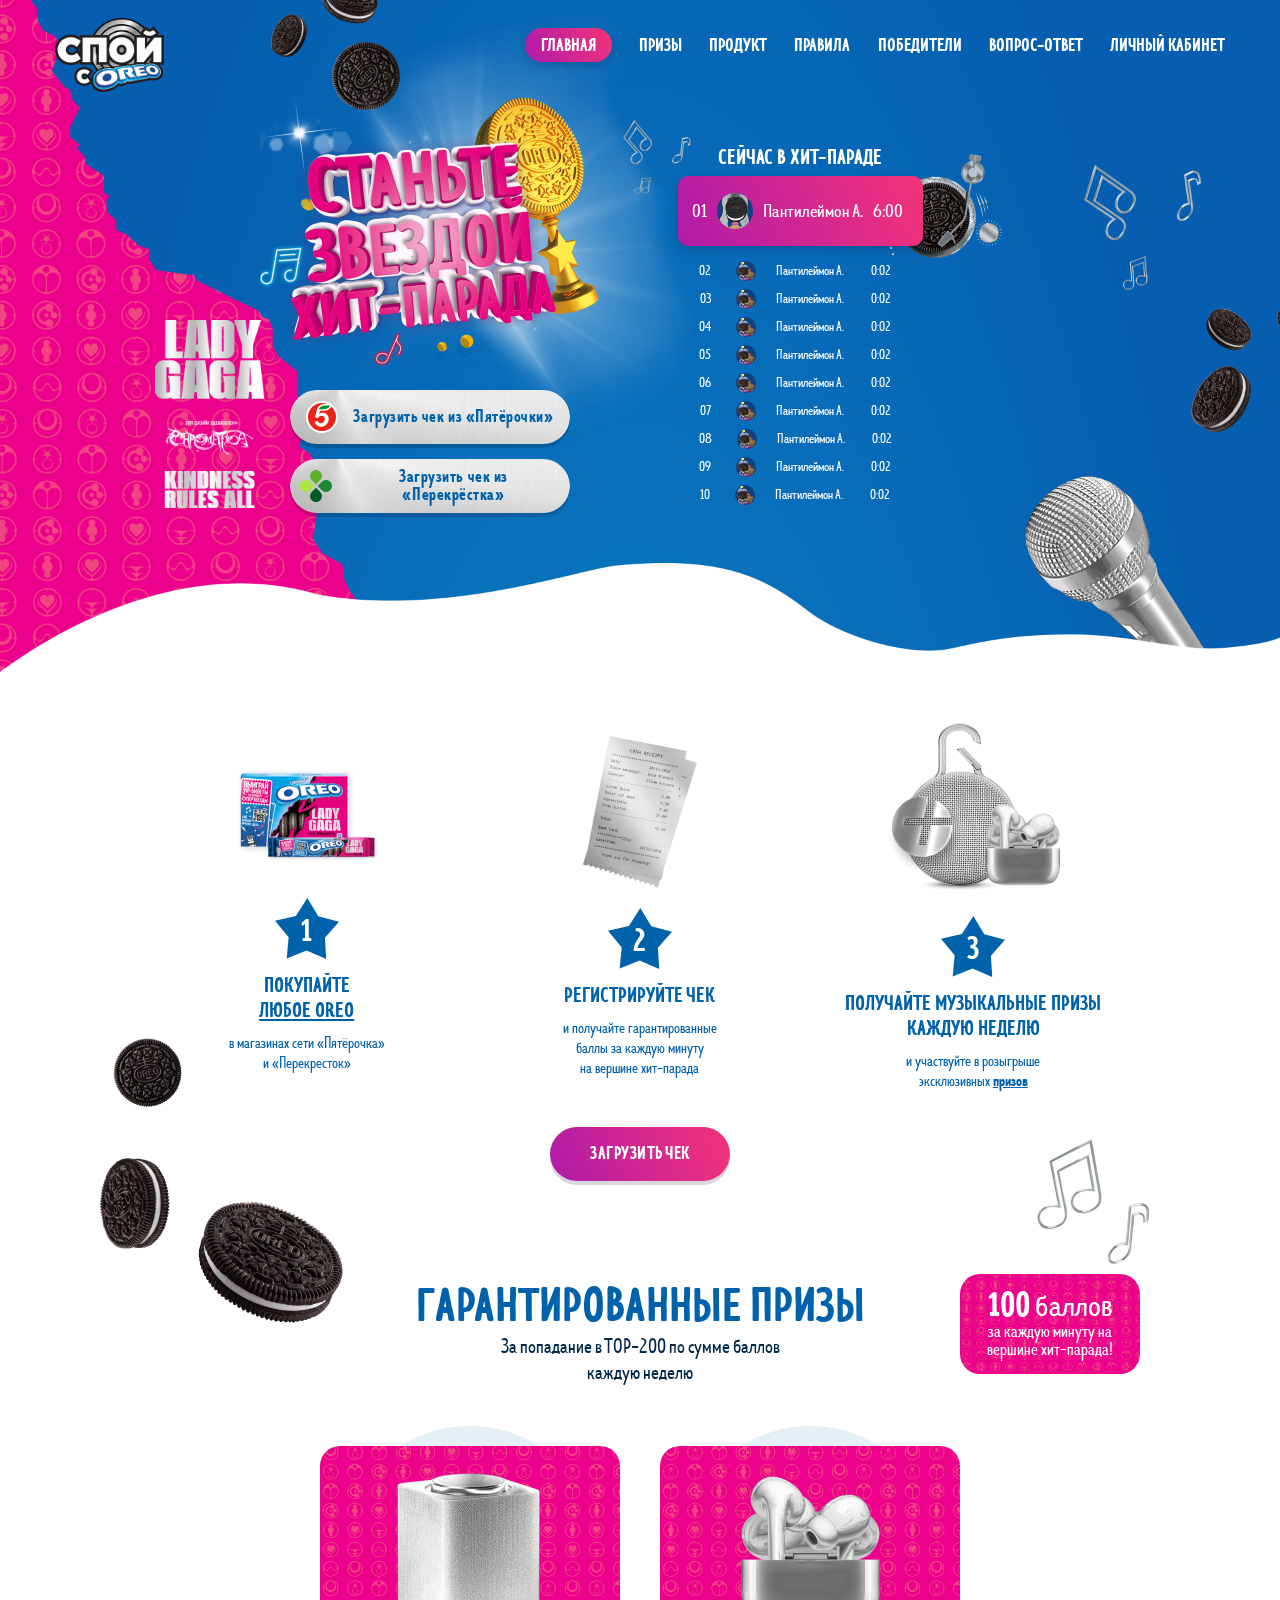
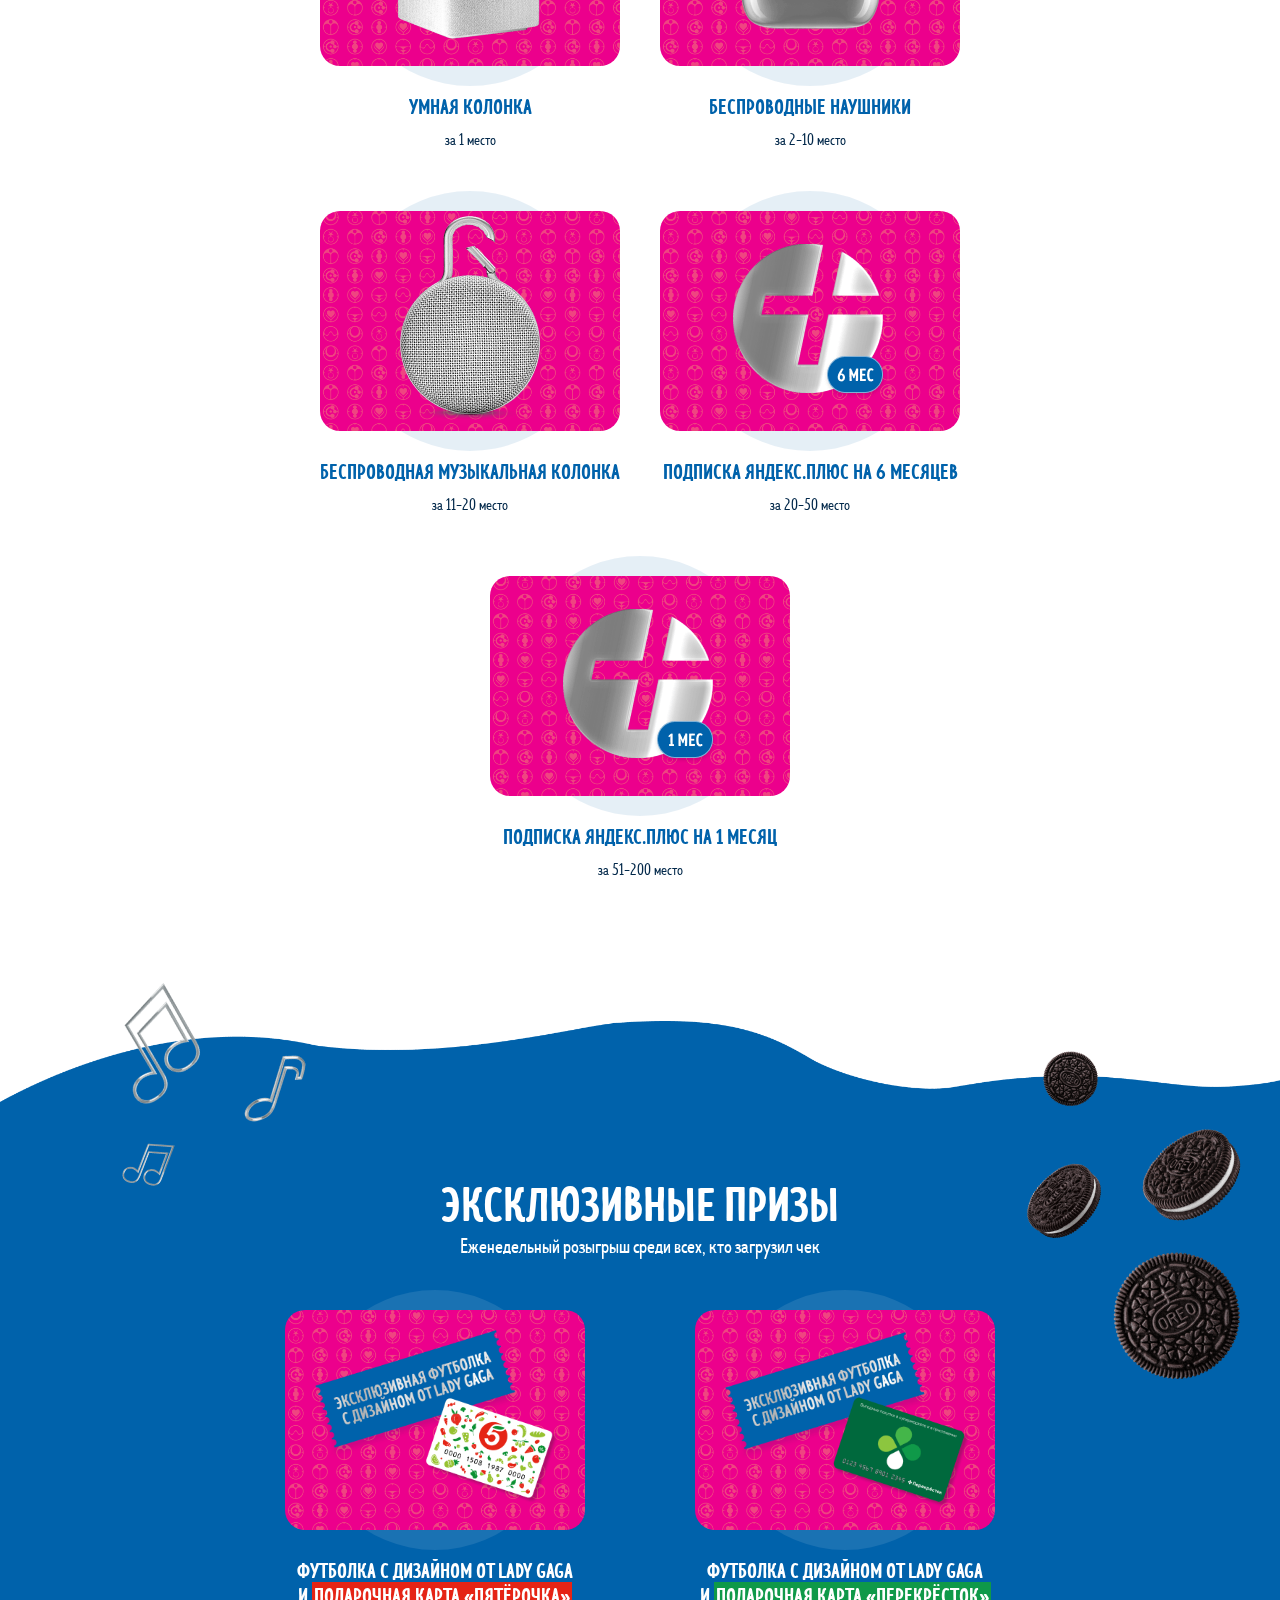
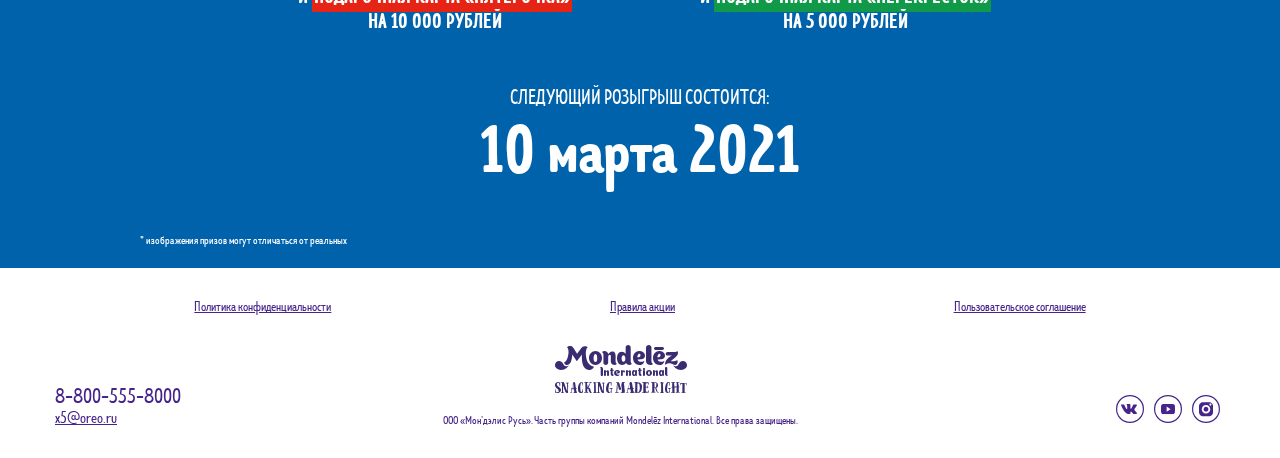
<file: index.html>
<!DOCTYPE html>
<html lang="en">
<head>
	<meta charset="UTF-8">
	<title>Oreo Lady Gaga</title>
	<meta http-equiv="X-UA-Compatible" content="IE=edge">
    <meta name="viewport" content="width=device-width, initial-scale=1.0, maximum-scale=1.0, minimum-scale=1.0, user-scalable=no">
    <meta name="format-detection" content="telephone=no">
    <link rel="icon" href="favicon.ico">
	<link rel="stylesheet" href="fonts/stylesheet.css">
	<link rel="stylesheet" href="libs/select2/select2.min.css">
	<link rel="stylesheet" href="libs/scrollbar/jquery.scrollbar.css">
	<link rel="stylesheet" href="css/styles.css">
	<!--[if lte IE 9]>
    <script src="http://phpbbex.com/oldies/oldies.js" charset="utf-8"></script>
    <script src="https://oss.maxcdn.com/html5shiv/3.7.3/html5shiv.min.js"></script>
    <script src="https://oss.maxcdn.com/respond/1.4.2/respond.min.js"></script>
    <![endif]-->
</head>
<body>
	<div class="wrapper">
		<div class="content">
			<header>
				<div class="menu">
					<a href="index.html" class="logo">
						<img src="img/logo.png" alt="Спой с орео">
					</a>
					<a href="#!" class="burger"></a>
					<nav class="menu-links">
						<a href="index.html" class="logo mobile-visible">
							<img src="img/logo.png" alt="Спой с орео">
						</a>
						<a href="index.html" class="menu-link active">Главная</a>
						<a href="#prizes" class="menu-link anchor">Призы</a>
						<a href="product.html" class="menu-link">Продукт</a>
						<a href="#!" class="menu-link" target="_blank">Правила</a>
						<a href="winners.html" class="menu-link">Победители</a>
						<a href="faq.html" class="menu-link">Вопрос-ответ</a>
						<a href="lk.html" class="menu-link pop-op" data-popup="auth">Личный кабинет</a>
					</nav>
				</div>
			</header>
			<div class="main-block">
				<div class="main-decor1 desktop-visible"></div>
				<div class="main-decor3"></div>
				<div class="main-decor4"></div>
				<div class="main-mic-decor desktop-visible"></div>
				<div class="ladygaga-text-img">
					<img srcset="img/ladygaga-text.png 1x, img/ladygaga-text@2x.png 2x" class="desktop-visible" alt="Lady Gaga">
				</div>
				<div class="main-block-wrapper">
					<div class="main-block-left">
						<div class="kv"></div>
						<div class="main-btns-wrapper">
							<a href="#!" class="btn main-btn pop-op" data-popup="auth"><img src="img/5ka.svg" alt="«Пятёрочка»"> Загрузить чек из «Пятёрочки»</a>
							<a href="#!" class="btn main-btn pop-op" data-popup="auth"><img src="img/perek.svg" alt="«Перекрёсток»"> Загрузить чек из «Перекрёстка»</a>
						</div>
					</div>
					<div class="main-block-right">
						<div class="main-decor2"></div>
						<div class="player">
							<div class="oreo"></div>
						</div>
						<div class="hit-parade-title">Сейчас в хит-параде</div>
						<div class="top1-hit-parade">
							<div class="hit-parade-num">01</div>
							<div class="hit-parade-avatar">
								<img src="img/avatars/01.svg" alt="Пантилеймон А.">
							</div>
							<div class="hit-parade-name">Пантилеймон А.</div>
							<div id="hit-parade-timer" class="hit-parade-count"></div>
							<div class="new-lider"></div>
						</div>
						<div class="top10-hit-parade-wrapper">
							<div class="top10-hit-parade">
								<div class="hit-parade-num">02</div>
								<div class="hit-parade-avatar">
									<img src="img/avatars/02.svg" alt="Пантилеймон А.">
								</div>
								<div class="hit-parade-name">Пантилеймон А.</div>
								<div class="hit-parade-count">0:02</div>
							</div>
							<div class="top10-hit-parade">
								<div class="hit-parade-num">03</div>
								<div class="hit-parade-avatar">
									<img src="img/avatars/02.svg" alt="Пантилеймон А.">
								</div>
								<div class="hit-parade-name">Пантилеймон А.</div>
								<div class="hit-parade-count">0:02</div>
							</div>
							<div class="top10-hit-parade">
								<div class="hit-parade-num">04</div>
								<div class="hit-parade-avatar">
									<img src="img/avatars/02.svg" alt="Пантилеймон А.">
								</div>
								<div class="hit-parade-name">Пантилеймон А.</div>
								<div class="hit-parade-count">0:02</div>
							</div>
							<div class="top10-hit-parade">
								<div class="hit-parade-num">05</div>
								<div class="hit-parade-avatar">
									<img src="img/avatars/02.svg" alt="Пантилеймон А.">
								</div>
								<div class="hit-parade-name">Пантилеймон А.</div>
								<div class="hit-parade-count">0:02</div>
							</div>
							<div class="top10-hit-parade">
								<div class="hit-parade-num">06</div>
								<div class="hit-parade-avatar">
									<img src="img/avatars/02.svg" alt="Пантилеймон А.">
								</div>
								<div class="hit-parade-name">Пантилеймон А.</div>
								<div class="hit-parade-count">0:02</div>
							</div>
							<div class="top10-hit-parade">
								<div class="hit-parade-num">07</div>
								<div class="hit-parade-avatar">
									<img src="img/avatars/02.svg" alt="Пантилеймон А.">
								</div>
								<div class="hit-parade-name">Пантилеймон А.</div>
								<div class="hit-parade-count">0:02</div>
							</div>
							<div class="top10-hit-parade">
								<div class="hit-parade-num">08</div>
								<div class="hit-parade-avatar">
									<img src="img/avatars/02.svg" alt="Пантилеймон А.">
								</div>
								<div class="hit-parade-name">Пантилеймон А.</div>
								<div class="hit-parade-count">0:02</div>
							</div>
							<div class="top10-hit-parade">
								<div class="hit-parade-num">09</div>
								<div class="hit-parade-avatar">
									<img src="img/avatars/02.svg" alt="Пантилеймон А.">
								</div>
								<div class="hit-parade-name">Пантилеймон А.</div>
								<div class="hit-parade-count">0:02</div>
							</div>
							<div class="top10-hit-parade">
								<div class="hit-parade-num">10</div>
								<div class="hit-parade-avatar">
									<img src="img/avatars/02.svg" alt="Пантилеймон А.">
								</div>
								<div class="hit-parade-name">Пантилеймон А.</div>
								<div class="hit-parade-count">0:02</div>
							</div>
						</div>
					</div>
				</div>
			</div>
			<section class="inner-page main-page">
				<div class="main-decor5"></div>
				<div class="main-decor6"></div>
				<div class="container">
					<div class="steps-block">
						<div class="steps">
							<div class="step">
								<div class="step-img">
									<img srcset="img/step1.png 1x, img/step1@2x.png 2x" alt="Покупайте Любое OREO">
								</div>
								<div class="step-num">1</div>
								<div class="step-title">Покупайте <br><a href="product.html" class="link">Любое OREO</a></div>
								<div class="step-text">в магазинах сети «Пятёрочка» <br>и «Перекресток»</div>
							</div>
							<div class="step">
								<div class="step-img">
									<img srcset="img/step2.png 1x, img/step2@2x.png 2x" alt="Регистрируйте чек">
								</div>
								<div class="step-num">2</div>
								<div class="step-title">Регистрируйте чек</div>
								<div class="step-text">и получайте гарантированные <br>баллы за каждую минуту <br>на вершине хит-парада</div>
							</div>
							<div class="step">
								<div class="step-img">
									<img srcset="img/step3.png 1x, img/step3@2x.png 2x" alt="Получайте музыкальные Призы">
								</div>
								<div class="step-num">3</div>
								<div class="step-title">Получайте музыкальные Призы <br>каждую неделю</div>
								<div class="step-text">и участвуйте в розыгрыше <br>эксклюзивных <a href="#exclusive-prizes" class="link anchor">призов</a></div>
							</div>
						</div>
						<div class="btn-wrapper">
							<a href="#!" class="btn pop-op" data-popup="auth">Загрузить чек</a>
						</div>
					</div>
					<div class="title">Гарантированные призы</div>
					<div class="prizes-subtitle">
						За попадание в ТОР-200 по сумме баллов <br>каждую неделю

						<div class="prizes-label">
							<div class="prizes-label-title"><span>100</span> баллов</div>
							<div class="prizes-label-text">за каждую минуту на <br>вершине хит-парада!</div>
						</div>
					</div>
					<div id="prizes" class="prizes">
						<div class="prize">
							<div class="prize-img">
								<img srcset="img/prizes/ya_station.png 1x, img/prizes/ya_station@2x.png 2x" alt="Умная колонка">
							</div>
							<div class="prize-name">Умная колонка</div>
							<div class="prize-text">за 1 место</div>
						</div>
						<div class="prize">
							<div class="prize-img">
								<img srcset="img/prizes/airpodspro.png 1x, img/prizes/airpodspro@2x.png 2x" alt="Беспроводные наушники">
							</div>
							<div class="prize-name">Беспроводные наушники</div>
							<div class="prize-text">за 2-10 место</div>
						</div>
						<div class="prize">
							<div class="prize-img">
								<img srcset="img/prizes/jbl.png 1x, img/prizes/jbl@2x.png 2x" alt="Беспроводная музыкальная колонка">
							</div>
							<div class="prize-name">Беспроводная музыкальная колонка</div>
							<div class="prize-text">за 11-20 место</div>
						</div>
						<div class="prize">
							<div class="prize-img">
								<img srcset="img/prizes/ya6.png 1x, img/prizes/ya6@2x.png 2x" alt="Подписка яндекс.плюс на 6 месяцев">
							</div>
							<div class="prize-name">Подписка яндекс.плюс на 6 месяцев</div>
							<div class="prize-text">за 20-50 место</div>
						</div>
						<div class="prize">
							<div class="prize-img">
								<img srcset="img/prizes/ya1.png 1x, img/prizes/ya1@2x.png 2x" alt="Подписка яндекс.плюс на 1 месяц">
							</div>
							<div class="prize-name">Подписка яндекс.плюс на 1 месяц</div>
							<div class="prize-text">за 51-200 место</div>
						</div>
					</div>
				</div>
			</section>
			<section id="exclusive-prizes" class="exclusive-prizes-block">
				<div class="main-decor7"></div>
				<div class="main-decor8"></div>
				<div class="container">
					<div class="title">Эксклюзивные призы</div>
					<div class="exclusive-prizes-subtitle">Еженедельный розыгрыш среди всех, кто загрузил чек</div>
					<div class="exclusive-prizes">
						<div class="exclusive-prize">
							<div class="exclusive-prize-img">
								<img src="img/exclusive-5ka@2x.png" alt="ФУТБОЛКА с дизайном от Lady Gaga и подарочная карта «Пятёрочка»">
							</div>
							<div class="exclusive-prize-name">ФУТБОЛКА с дизайном от Lady Gaga <br>и <span class="color-5ka">подарочная карта «Пятёрочка»</span> <br>на 10 000 рублей</div>
						</div>
						<div class="exclusive-prize">
							<div class="exclusive-prize-img">
								<img src="img/exclusive-perek@2x.png" alt="ФУТБОЛКА с дизайном от Lady Gaga и подарочная карта «Перекрёсток»">
							</div>
							<div class="exclusive-prize-name">ФУТБОЛКА с дизайном от Lady Gaga <br>и <span class="color-perek">подарочная карта «Перекрёсток»</span> <br>на 5 000 рублей</div>
						</div>
					</div>
					<div class="next-draw">
						<div class="next-draw-text">СЛЕДУЮЩИЙ РОЗЫГРЫШ СОСТОИТСЯ:</div>
						<div class="next-draw-date">10 марта 2021</div>
					</div>
					<div class="img-remark">* изображения призов могут отличаться от реальных</div>
				</div>
			</section>
		</div>
		<footer>
			<div class="container">
				<div class="footer-links">
					<a href="https://ru.mondelezinternational.com/privacy-policy" class="link" target="_blank">Политика конфиденциальности</a>
					<a href="#!" class="link" target="_blank">Правила акции</a>
					<a href="https://ru.mondelezinternational.com/legal-notices" class="link" target="_blank">Пользовательское соглашение</a>
				</div>
				<div class="footer-wrapper">
					<div class="footer-contacts">
						<a href="tel:8-800-555-8000" class="footer-phone invert-link">8-800-555-8000</a>
						<a href="mailto:x5@oreo.ru" class="footer-mail link">x5@oreo.ru</a>
					</div>
					<div class="footer-copyright">
						<div class="mndlz">
							<img src="img/mndlz.svg" alt="ООО «Мон’дэлис Русь»">
						</div>
						<div class="copyright">ООО «Мон’дэлис Русь». Часть группы компаний Mondelēz International. Все права защищены.</div>
					</div>
					<div class="footer-socials">
						<a href="#!" target="_blank">
							<img src="img/vk.svg" alt="Вконтакте">
						</a>
						<a href="#!" target="_blank">
							<img src="img/yt.svg" alt="Youtube">
						</a>
						<a href="#!" target="_blank">
							<img src="img/inst.svg" alt="Instagram">
						</a>
					</div>
				</div>
			</div>
		</footer>
	</div>
	<div class="popups">
		<div id="auth" class="popup">
			<div class="popup__wrap">
				<a href="#!" class="close-popup js-close-popup">
					<svg width="16" height="16" viewBox="0 0 16 16" fill="none" xmlns="http://www.w3.org/2000/svg">
						<path d="M14 2L2 14" stroke="white" stroke-width="3" stroke-linecap="round" stroke-linejoin="round"/>
						<path d="M2 2L14 14" stroke="white" stroke-width="3" stroke-linecap="round" stroke-linejoin="round"/>
					</svg>
				</a>
                <div class="popup__inner">
                    <div class="popup__title">Вход</div>
                    <div class="popup__desc">Введите номер телефона <br>в формате 79** ******* или e-mail</div>
                    <div class="popup__error"></div>
                    <form class="popup-form">
                    	<div class="input-field">
                    		<input type="text" name="phone" placeholder="Номер телефона или e-mail" required>
                    	</div>
                    	<div class="input-field mb30">
                    		<input type="password" name="password" class="pwd-input" placeholder="Пароль" required>
                    		<a href="#!" class="link restore-link pop-op" data-popup="restore-password">Забыли пароль?</a>
                    	</div>
                    	<div class="btn-wrapper">
							<button class="btn popup-btn">Войти</button>
						</div>
                    </form>
                    <div class="reg-text">
                    	Если вы впервые <br>на сайте, то вам необходимо
                    	<a href="#!" class="link popup-link pop-op" data-popup="reg">Зарегистрироваться</a>
                    </div>
                </div>
            </div>
		</div>
		<div id="reg" class="popup long-popup">
			<div class="popup__wrap">
				<a href="#!" class="close-popup js-close-popup">
					<svg width="16" height="16" viewBox="0 0 16 16" fill="none" xmlns="http://www.w3.org/2000/svg">
						<path d="M14 2L2 14" stroke="white" stroke-width="3" stroke-linecap="round" stroke-linejoin="round"/>
						<path d="M2 2L14 14" stroke="white" stroke-width="3" stroke-linecap="round" stroke-linejoin="round"/>
					</svg>
				</a>
                <div class="popup__inner">
                    <div class="popup__title">Регистрация</div>
                    <div class="popup__error"></div>
                    <form class="popup-form">
                    	<div class="input-field">
                    		<input type="text" name="fio" placeholder="Ф.И.О." required>
                    	</div>
                    	<div class="input-field">
                    		<input type="text" name="email" placeholder="E-mail" required>                    		
                    	</div>
                    	<div class="input-field">
                    		<input type="text" name="phone" class="phone-mask" placeholder="Телефон" required>                    		
                    	</div>
                    	<div class="input-field mb30">
                    		<div class="select image-select">
                    			<select name="oreoji" data-placeholder="Выбрать портрет">
									<option value="Выбрать портрет" data-image="img/avatars/default.svg">Выбрать портрет</option>
									<option value="Выбрать портрет" data-image="img/avatars/01.svg">Выбрать портрет</option>
									<option value="Выбрать портрет" data-image="img/avatars/02.svg">Выбрать портрет</option>
									<option value="Выбрать портрет" data-image="img/avatars/03.svg">Выбрать портрет</option>
									<option value="Выбрать портрет" data-image="img/avatars/04.svg">Выбрать портрет</option>
									<option value="Выбрать портрет" data-image="img/avatars/05.svg">Выбрать портрет</option>
									<option value="Выбрать портрет" data-image="img/avatars/07.svg">Выбрать портрет</option>
									<option value="Выбрать портрет" data-image="img/avatars/08.svg">Выбрать портрет</option>
									<option value="Выбрать портрет" data-image="img/avatars/09.svg">Выбрать портрет</option>
									<option value="Выбрать портрет" data-image="img/avatars/10.svg">Выбрать портрет</option>
									<option value="Выбрать портрет" data-image="img/avatars/11.svg">Выбрать портрет</option>
									<option value="Выбрать портрет" data-image="img/avatars/12.svg">Выбрать портрет</option>
									<option value="Выбрать портрет" data-image="img/avatars/13.svg">Выбрать портрет</option>
									<option value="Выбрать портрет" data-image="img/avatars/14.svg">Выбрать портрет</option>
									<option value="Выбрать портрет" data-image="img/avatars/15.svg">Выбрать портрет</option>
									<option value="Выбрать портрет" data-image="img/avatars/16.svg">Выбрать портрет</option>
									<option value="Выбрать портрет" data-image="img/avatars/17.svg">Выбрать портрет</option>
									<option value="Выбрать портрет" data-image="img/avatars/18.svg">Выбрать портрет</option>
									<option value="Выбрать портрет" data-image="img/avatars/19.svg">Выбрать портрет</option>
									<option value="Выбрать портрет" data-image="img/avatars/20.svg">Выбрать портрет</option>
								</select>
                    		</div>                  		
                    	</div>
                    	<div class="popup__desc">Введите символы с картинки</div>
                    	<div class="captcha-wrap mb20">
                    		<div class="popup__error"></div>
                    		<div class="captcha-field">
                    			<img src="img/captcha.png" alt="" style="mix-blend-mode: multiply;"> <!-- убрать mix-blend-mode для капчи без белого фона -->
                    			<a href="#!" class="reload-captcha"></a>
                    		</div>
                    		<div class="input-field">
	                    		<input type="text" name="captcha" required>
	                    	</div>
                    	</div>
                    	<div class="checkbox-wrapper">
							<div class="input-field checkbox-field">
	                            <label for="check-rules" class="checkbox">
	                                <input id="check-rules" name="check-rules" type="checkbox" required>
	                                <span class="checkmark"></span>
	                                <span class="checkbox-text">Я согласен с <a href="#!" class="rules-link link" target="_blank">Правилами акции</a></span>
	                            </label> 
	                        </div>
	                        <div class="input-field checkbox-field">
	                            <label for="check-data" class="checkbox">
	                                <input id="check-data" name="check-data" type="checkbox" required>
	                                <span class="checkmark"></span>
	                                <span class="checkbox-text">Я согласен на обработку моих <a href="#!" class="rules-link link" target="_blank">персональных данных</a></span>
	                            </label> 
	                        </div>
	                        <div class="input-field checkbox-field">
	                            <label for="check-mndlz" class="checkbox">
	                                <input id="check-mndlz" name="check-mndlz" type="checkbox" required>
	                                <span class="checkmark"></span>
	                                <span class="checkbox-text">Я согласен получать рассылки по акциям Mondelez</span>
	                            </label> 
	                        </div>
						</div>
						<div class="btn-wrapper">
							<!-- <button class="btn popup-btn">Отправить</button> -->
							<a href="#!" class="btn popup-btn pop-op" data-popup="reg-success">Отправить</a>
						</div>
                    </form>
                </div>
            </div>
		</div>
		<div id="reg-success" class="popup">
			<div class="popup__wrap">
				<a href="#!" class="close-popup js-close-popup">
					<svg width="16" height="16" viewBox="0 0 16 16" fill="none" xmlns="http://www.w3.org/2000/svg">
						<path d="M14 2L2 14" stroke="white" stroke-width="3" stroke-linecap="round" stroke-linejoin="round"/>
						<path d="M2 2L14 14" stroke="white" stroke-width="3" stroke-linecap="round" stroke-linejoin="round"/>
					</svg>
				</a>
                <div class="popup__inner">
                	<div class="popup__title">Регистрация пройдена</div>
                    <div class="popup__desc">Пароль для входа на сайт отправлен на номер телефона указанный при регистрации</div>
                    <div class="btn-wrapper">
						<a href="#!" class="btn popup-btn pop-op" data-popup="auth">Войти</a>
					</div>
                </div>
            </div>
		</div>
		<div id="restore-password" class="popup">
			<div class="popup__wrap">
				<a href="#!" class="close-popup js-close-popup">
					<svg width="16" height="16" viewBox="0 0 16 16" fill="none" xmlns="http://www.w3.org/2000/svg">
						<path d="M14 2L2 14" stroke="white" stroke-width="3" stroke-linecap="round" stroke-linejoin="round"/>
						<path d="M2 2L14 14" stroke="white" stroke-width="3" stroke-linecap="round" stroke-linejoin="round"/>
					</svg>
				</a>
                <div class="popup__inner">
                    <div class="popup__title">Сброс пароля</div>
                    <form class="popup-form">
                    	<div class="popup__desc before-send">Введите свой телефон для восстановления пароля<br><br>Мы отправим смс с паролем</div>
                    	<div class="popup__desc after-send" style="display: none;">Пароль был отправлен в смс-сообщении</div>
                    	<div class="input-field">
                    		<input type="text" name="phone" class="phone-mask" placeholder="Телефон" required>
                    	</div>
                    	<div class="input-field mb30">
							<span class="clock-text" style="display: none;">Можно отправить повторно через <span class="clock"></span></span>
                    	</div>
                    	<div class="btn-wrapper">
							<button class="btn popup-btn">Отправить</button>
						</div>
                    </form>
                </div>
            </div>
		</div>
		<div id="store" class="popup">
			<div class="popup__wrap">
				<a href="#!" class="close-popup js-close-popup">
					<svg width="16" height="16" viewBox="0 0 16 16" fill="none" xmlns="http://www.w3.org/2000/svg">
						<path d="M14 2L2 14" stroke="white" stroke-width="3" stroke-linecap="round" stroke-linejoin="round"/>
						<path d="M2 2L14 14" stroke="white" stroke-width="3" stroke-linecap="round" stroke-linejoin="round"/>
					</svg>
				</a>
                <div class="popup__inner">
                    <div class="popup__title">Выберите сеть</div>
                    <div class="btn-wrapper mb20">
                    	<a href="#!" class="btn-store pop-op" data-popup="check-upload">
                    		<img src="img/btn-5ka.svg" alt="">
                    	</a>
                    </div>
                    <div class="btn-wrapper">
                    	<a href="#!" class="btn-store pop-op" data-popup="check-upload">
                    		<img src="img/btn-perek.svg" alt="">
                    	</a>
                    </div>
                </div>
            </div>
		</div>
		<div id="check-upload" class="popup">
			<div class="popup__wrap">
				<a href="#!" class="close-popup js-close-popup">
					<svg width="16" height="16" viewBox="0 0 16 16" fill="none" xmlns="http://www.w3.org/2000/svg">
						<path d="M14 2L2 14" stroke="white" stroke-width="3" stroke-linecap="round" stroke-linejoin="round"/>
						<path d="M2 2L14 14" stroke="white" stroke-width="3" stroke-linecap="round" stroke-linejoin="round"/>
					</svg>
				</a>
                <div class="popup__inner">
                    <div class="popup__title">Загрузка чека</div>
                    <div class="iframe-wrap">
                        <!-- <iframe src="https://checkservice.emg.ru/Upload?id=630b7ffa-2815-4c9b-96f8-b485c73a1ed9&participantId=1&hash=1958d3842a1595b11ec2c7ed5e9e6305" class="iframe" frameborder="0"></iframe> -->
                    </div>
                </div>
            </div>
		</div>
	</div>
	<script src="libs/jquery-3.5.1.min.js"></script>
	<script src="libs/select2/select2.min.js"></script>
	<script src="libs/jquery.validate.min.js"></script>
	<script src="libs/scrollbar/jquery.scrollbar.min.js"></script>
	<script src="libs/jquery.inputmask.min.js"></script>
	<script src="libs/jquery.countdown.min.js"></script>
	<script src="libs/slick.min.js"></script>
	<script src="js/scripts.js"></script>
</body>
</html>
</file>
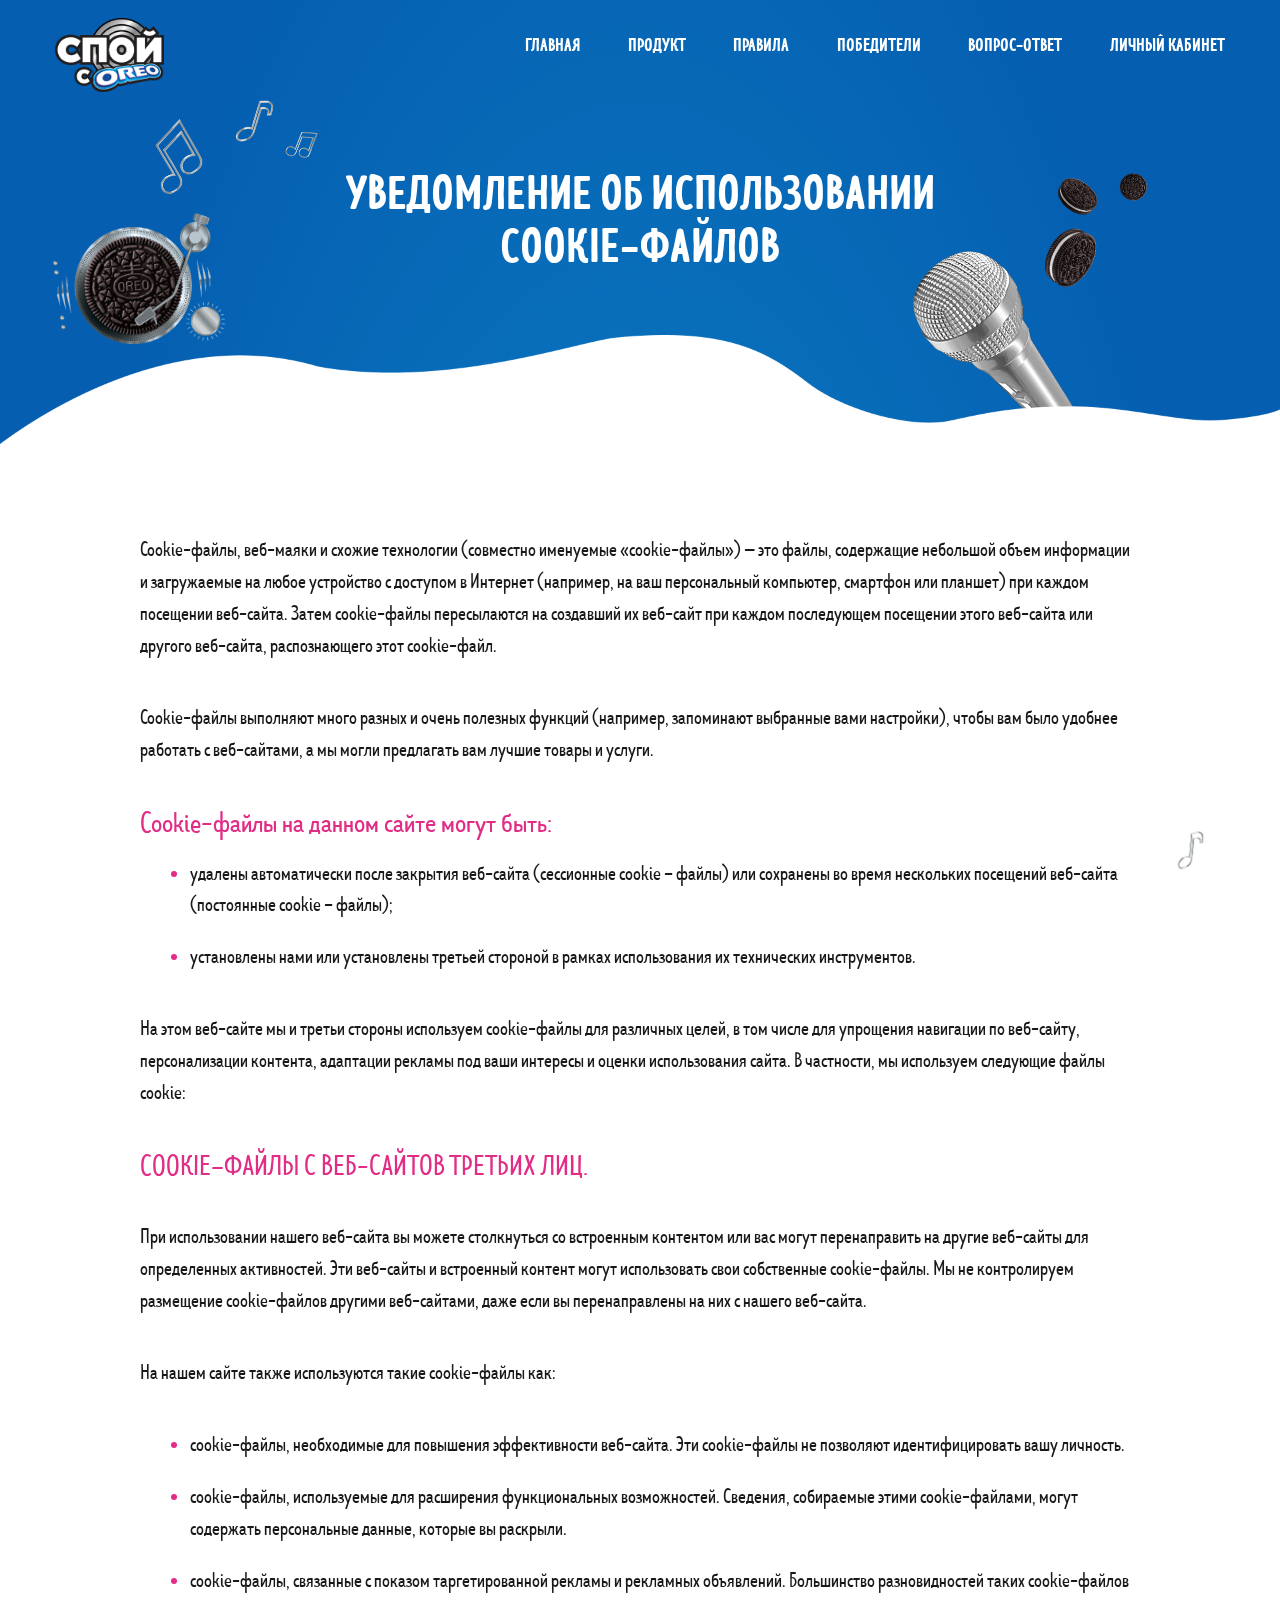
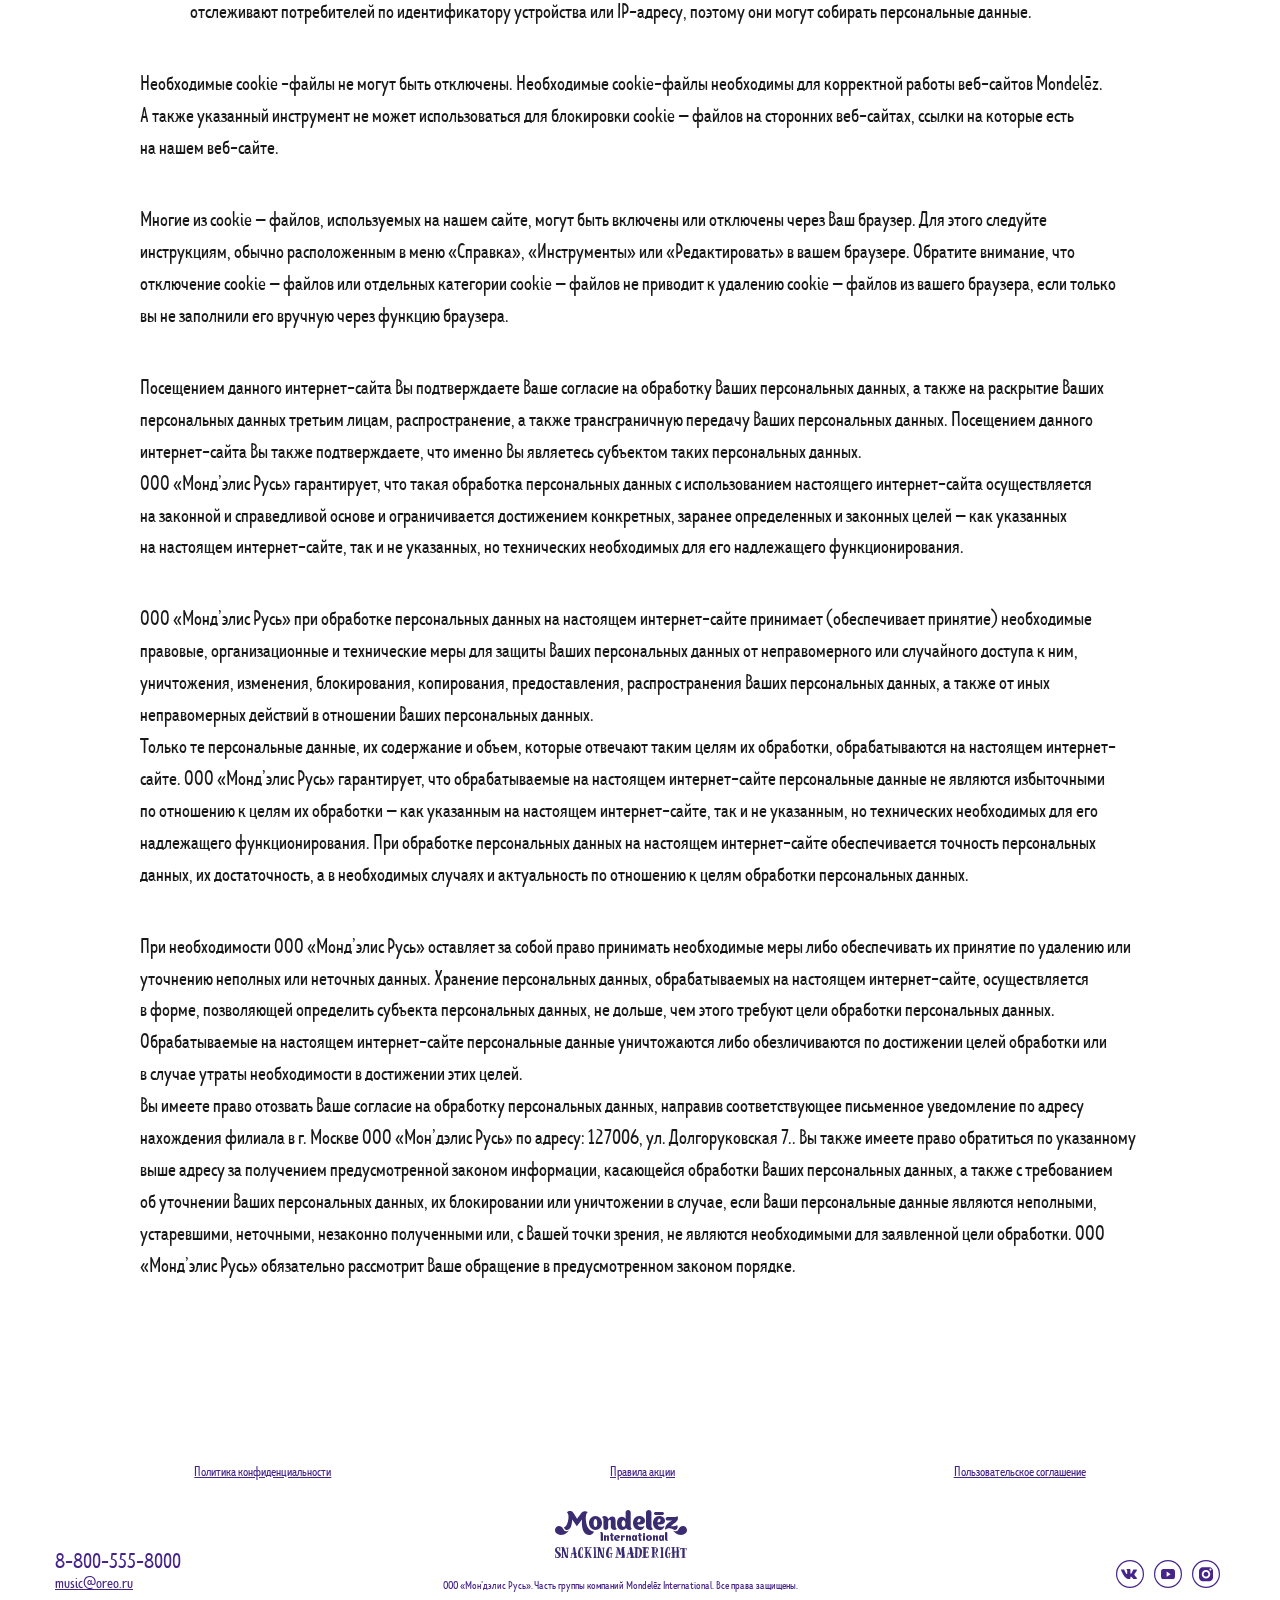
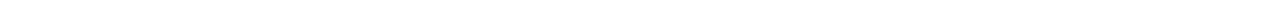
<file: cookies.html>
<!DOCTYPE html>
<html lang="en">
<head>
	<meta charset="UTF-8">
	<title>Oreo Lady Gaga</title>
	<meta http-equiv="X-UA-Compatible" content="IE=edge">
    <meta name="viewport" content="width=device-width, initial-scale=1.0, maximum-scale=1.0, minimum-scale=1.0, user-scalable=no">
    <meta name="format-detection" content="telephone=no">
    <link rel="icon" href="favicon.ico">
	<link rel="stylesheet" href="fonts/stylesheet.css">
	<link rel="stylesheet" href="libs/select2/select2.min.css">
	<link rel="stylesheet" href="libs/scrollbar/jquery.scrollbar.css">
	<link rel="stylesheet" href="css/styles.css">
	<!--[if lte IE 9]>
    <script src="http://phpbbex.com/oldies/oldies.js" charset="utf-8"></script>
    <script src="https://oss.maxcdn.com/html5shiv/3.7.3/html5shiv.min.js"></script>
    <script src="https://oss.maxcdn.com/respond/1.4.2/respond.min.js"></script>
    <![endif]-->
</head>
<body>
	<div class="wrapper">
		<div class="content">
			<header>
				<div class="menu">
					<a href="index.html" class="logo">
						<img src="img/logo.png" alt="">
					</a>
					<a href="#!" class="burger"></a>
					<nav class="menu-links">
						<a href="index.html" class="logo mobile-visible">
							<img src="img/logo.png" alt="">
						</a>
						<a href="index.html" class="menu-link">Главная</a>
						<a href="product.html" class="menu-link">Продукт</a>
						<a href="#!" class="menu-link" target="_blank">Правила</a>
						<a href="winners.html" class="menu-link">Победители</a>
						<a href="faq.html" class="menu-link">Вопрос-ответ</a>
						<a href="lk.html" class="menu-link pop-op" data-popup="auth">Личный кабинет</a>
					</nav>
				</div>
			</header>
			<div class="inner-page-top">
				<div class="inner-decor1 desktop-visible"></div>
				<div class="inner-decor2"></div>
				<div class="inner-mic-decor desktop-visible"></div>
				<div class="player">
					<div class="oreo"></div>
				</div>>
				<div class="inner-page-title title">Уведомление об использовании <br>Cookie-файлов</div>
			</div>
			<section class="inner-page cookies-page">
				<div id="bl_text" class="container">
					<div class="inner-note-decor1 desktop-visible"></div>
					<div class="inner-note-decor2 desktop-visible"></div>
					<p>
			            Cookie-файлы, веб-маяки и&nbsp;схожие технологии (совместно именуемые &laquo;cookie-файлы&raquo;)&nbsp;&mdash; это файлы, содержащие небольшой объем информации и&nbsp;загружаемые на&nbsp;любое устройство с&nbsp;доступом в&nbsp;Интернет (например, на&nbsp;ваш персональный компьютер, смартфон или планшет) при каждом посещении веб-сайта. Затем cookie-файлы пересылаются на&nbsp;создавший их&nbsp;веб-сайт при каждом последующем посещении этого веб-сайта или другого веб-сайта, распознающего этот cookie-файл.
			        </p>
			        <p>
			            Cookie-файлы выполняют много разных и&nbsp;очень полезных функций (например, запоминают выбранные вами настройки), чтобы вам было удобнее работать с&nbsp;веб-сайтами, а&nbsp;мы&nbsp;могли предлагать вам лучшие товары и&nbsp;услуги.
			        </p>
			        <h3 class="main-cookie-h3">Cookie-файлы на данном сайте могут быть:</h3>
			        <ul class="cookie-text-ul">
			            <li><span>удалены автоматически после закрытия веб-сайта (сессионные cookie – файлы) или сохранены во время нескольких посещений веб-сайта (постоянные cookie – файлы);</span></li>
			            <li><span>установлены нами или установлены третьей стороной в рамках использования их технических инструментов.</span></li>
			        </ul>
			        <p>
			            На&nbsp;этом веб-сайте мы&nbsp;и&nbsp;третьи стороны используем cookie-файлы для различных целей, в&nbsp;том числе для упрощения навигации по&nbsp;веб-сайту, персонализации контента, адаптации рекламы под ваши интересы и&nbsp;оценки использования сайта. В&nbsp;частности, мы&nbsp;используем следующие файлы cookie:
			        </p>
			        <!-- OneTrust Cookies List start -->
			        <div id="ot-sdk-cookie-policy"></div>
			        <!-- OneTrust Cookies List end -->
			        <h2 class="main-cookie-h2">COOKIE–ФАЙЛЫ С ВЕБ-САЙТОВ ТРЕТЬИХ ЛИЦ.</h2>
			        <p>
			            При использовании нашего веб-сайта вы&nbsp;можете столкнуться со&nbsp;встроенным контентом или вас могут перенаправить на&nbsp;другие веб-сайты для определенных активностей. Эти веб-сайты и&nbsp;встроенный контент могут использовать свои собственные cookie-файлы. Мы&nbsp;не&nbsp;контролируем размещение cookie-файлов другими веб-сайтами, даже если вы&nbsp;перенаправлены на&nbsp;них с&nbsp;нашего веб-сайта.
			        </p>
			        <p>
			            На&nbsp;нашем сайте также используются такие cookie-файлы как:
			        </p>
			        <ul class="cookie-text-ul">
			            <li><span>cookie-файлы, необходимые для повышения эффективности веб-сайта. Эти cookie-файлы не&nbsp;позволяют идентифицировать вашу личность.</span></li>
			            <li><span>cookie-файлы, используемые для расширения функциональных возможностей. Сведения, собираемые этими cookie-файлами, могут содержать персональные данные, которые вы&nbsp;раскрыли.</span></li> 
			            <li><span>cookie-файлы, связанные с&nbsp;показом таргетированной рекламы и&nbsp;рекламных объявлений. Большинство разновидностей таких cookie-файлов отслеживают потребителей по&nbsp;идентификатору устройства или IP-адресу, поэтому они могут собирать персональные данные.</span></li>
			        </ul>
			        <p>
			            Необходимые cookie -файлы не&nbsp;могут быть отключены. Необходимые cookie-файлы необходимы для корректной работы веб-сайтов Mondelēz. А&nbsp;также указанный инструмент не&nbsp;может использоваться для блокировки cookie&nbsp;&mdash; файлов на&nbsp;сторонних веб-сайтах, ссылки на&nbsp;которые есть на&nbsp;нашем веб-сайте.
			        </p>
			        <p>
			            Многие из&nbsp;cookie&nbsp;&mdash; файлов, используемых на&nbsp;нашем сайте, могут быть включены или отключены через Ваш браузер. Для этого следуйте инструкциям, обычно расположенным в&nbsp;меню &laquo;Справка&raquo;, &laquo;Инструменты&raquo; или &laquo;Редактировать&raquo; в&nbsp;вашем браузере. Обратите внимание, что отключение cookie&nbsp;&mdash; файлов или отдельных категории cookie&nbsp;&mdash; файлов не&nbsp;приводит к&nbsp;удалению cookie&nbsp;&mdash; файлов из&nbsp;вашего браузера, если только вы&nbsp;не&nbsp;заполнили его вручную через функцию браузера.
			        </p>
			        <p>
					    Посещением данного интернет-сайта Вы&nbsp;подтверждаете Ваше согласие на&nbsp;обработку Ваших персональных данных, а&nbsp;также на&nbsp;раскрытие Ваших персональных данных третьим лицам, распространение, а&nbsp;также трансграничную передачу Ваших персональных данных. Посещением данного интернет-сайта Вы&nbsp;также подтверждаете, что именно&nbsp;Вы являетесь субъектом таких персональных данных. <br>
					    ООО &laquo;Монд&rsquo;элис Русь&raquo; гарантирует, что такая обработка персональных данных с&nbsp;использованием настоящего интернет-сайта осуществляется на&nbsp;законной и&nbsp;справедливой основе и&nbsp;ограничивается достижением конкретных, заранее определенных и&nbsp;законных целей&nbsp;&mdash; как указанных на&nbsp;настоящем интернет-сайте, так и&nbsp;не&nbsp;указанных, но&nbsp;технических необходимых для его надлежащего функционирования.
					</p>
					<p>
						ООО &laquo;Монд&rsquo;элис Русь&raquo; при обработке персональных данных на&nbsp;настоящем интернет-сайте принимает (обеспечивает принятие) необходимые правовые, организационные и&nbsp;технические меры для защиты Ваших персональных данных от&nbsp;неправомерного или случайного доступа к&nbsp;ним, уничтожения, изменения, блокирования, копирования, предоставления, распространения Ваших персональных данных, а&nbsp;также от&nbsp;иных неправомерных действий в&nbsp;отношении Ваших персональных данных. <br>
						Только те&nbsp;персональные данные, их&nbsp;содержание и&nbsp;объем, которые отвечают таким целям их&nbsp;обработки, обрабатываются на&nbsp;настоящем интернет-сайте. ООО &laquo;Монд&rsquo;элис Русь&raquo; гарантирует, что обрабатываемые на&nbsp;настоящем интернет-сайте персональные данные не&nbsp;являются избыточными по&nbsp;отношению к&nbsp;целям их&nbsp;обработки&nbsp;&mdash; как указанным на&nbsp;настоящем интернет-сайте, так и&nbsp;не&nbsp;указанным, но&nbsp;технических необходимых для его надлежащего функционирования. При обработке персональных данных на&nbsp;настоящем интернет-сайте обеспечивается точность персональных данных, их&nbsp;достаточность, а&nbsp;в&nbsp;необходимых случаях и&nbsp;актуальность по&nbsp;отношению к&nbsp;целям обработки персональных данных. 
					</p>
					<p> 
						При необходимости ООО &laquo;Монд&rsquo;элис Русь&raquo; оставляет за&nbsp;собой право принимать необходимые меры либо обеспечивать их&nbsp;принятие по&nbsp;удалению или уточнению неполных или неточных данных. Хранение персональных данных, обрабатываемых на&nbsp;настоящем интернет-сайте, осуществляется в&nbsp;форме, позволяющей определить субъекта персональных данных, не&nbsp;дольше, чем этого требуют цели обработки персональных данных. Обрабатываемые на&nbsp;настоящем интернет-сайте персональные данные уничтожаются либо обезличиваются по&nbsp;достижении целей обработки или в&nbsp;случае утраты необходимости в&nbsp;достижении этих целей. <br>
						Вы&nbsp;имеете право отозвать Ваше согласие на&nbsp;обработку персональных данных, направив соответствующее письменное уведомление по&nbsp;адресу нахождения филиала в&nbsp;г. Москве ООО &laquo;Мон&rsquo;дэлис Русь&raquo; по&nbsp;адресу: 127006, ул. Долгоруковская&nbsp;7.. Вы&nbsp;также имеете право обратиться по&nbsp;указанному выше адресу за&nbsp;получением предусмотренной законом информации, касающейся обработки Ваших персональных данных, а&nbsp;также с&nbsp;требованием об&nbsp;уточнении Ваших персональных данных, их&nbsp;блокировании или уничтожении в&nbsp;случае, если Ваши персональные данные являются неполными, устаревшими, неточными, незаконно полученными или, с&nbsp;Вашей точки зрения, не&nbsp;являются необходимыми для заявленной цели обработки. ООО &laquo;Монд&rsquo;элис Русь&raquo; обязательно рассмотрит Ваше обращение в&nbsp;предусмотренном законом порядке.
					</p>
				</div>
			</section>
		</div>
		<footer>
			<div class="container">
				<div class="footer-links">
					<a href="https://ru.mondelezinternational.com/privacy-policy" class="link" target="_blank">Политика конфиденциальности</a>
					<a href="#!" class="link" target="_blank">Правила акции</a>
					<a href="https://ru.mondelezinternational.com/legal-notices" class="link" target="_blank">Пользовательское соглашение</a>
				</div>
				<div class="footer-wrapper">
					<div class="footer-contacts">
						<a href="tel:8-800-555-8000" class="footer-phone invert-link">8-800-555-8000</a>
						<a href="mailto:music@oreo.ru" class="footer-mail link">music@oreo.ru</a>
					</div>
					<div class="footer-copyright">
						<div class="mndlz">
							<img src="img/mndlz.svg" alt="">
						</div>
						<div class="copyright">ООО «Мон’дэлис Русь». Часть группы компаний Mondelēz International. Все права защищены.</div>
					</div>
					<div class="footer-socials">
						<a href="#!" target="_blank">
							<img src="img/vk.svg" alt="">
						</a>
						<a href="#!" target="_blank">
							<img src="img/yt.svg" alt="">
						</a>
						<a href="#!" target="_blank">
							<img src="img/inst.svg" alt="">
						</a>
					</div>
				</div>
			</div>
		</footer>
	</div>
	<div class="popups">
		<div id="auth" class="popup">
			<div class="popup__wrap">
				<a href="#!" class="close-popup js-close-popup">
					<svg width="16" height="16" viewBox="0 0 16 16" fill="none" xmlns="http://www.w3.org/2000/svg">
						<path d="M14 2L2 14" stroke="white" stroke-width="3" stroke-linecap="round" stroke-linejoin="round"/>
						<path d="M2 2L14 14" stroke="white" stroke-width="3" stroke-linecap="round" stroke-linejoin="round"/>
					</svg>
				</a>
                <div class="popup__inner">
                    <div class="popup__title">Вход</div>
                    <div class="popup__desc">Введите номер телефона <br>в формате 79** ******* или e-mail</div>
                    <div class="popup__error"></div>
                    <form class="popup-form">
                    	<div class="input-field">
                    		<input type="text" name="phone" placeholder="Номер телефона или e-mail" required>
                    	</div>
                    	<div class="input-field mb30">
                    		<input type="password" name="password" class="pwd-input" placeholder="Пароль" required>
                    		<a href="#!" class="link restore-link pop-op" data-popup="restore-password">Забыли пароль?</a>
                    	</div>
                    	<div class="btn-wrapper">
							<button class="btn popup-btn">Войти</button>
						</div>
                    </form>
                    <div class="reg-text">
                    	Если вы впервые <br>на сайте, то вам необходимо
                    	<a href="#!" class="link popup-link pop-op" data-popup="reg">Зарегистрироваться</a>
                    </div>
                </div>
            </div>
		</div>
		<div id="reg" class="popup">
			<div class="popup__wrap">
				<a href="#!" class="close-popup js-close-popup">
					<svg width="16" height="16" viewBox="0 0 16 16" fill="none" xmlns="http://www.w3.org/2000/svg">
						<path d="M14 2L2 14" stroke="white" stroke-width="3" stroke-linecap="round" stroke-linejoin="round"/>
						<path d="M2 2L14 14" stroke="white" stroke-width="3" stroke-linecap="round" stroke-linejoin="round"/>
					</svg>
				</a>
                <div class="popup__inner">
                    <div class="popup__title">Регистрация</div>
                    <div class="popup__error"></div>
                    <form class="popup-form">
                    	<div class="input-field">
                    		<input type="text" name="fio" placeholder="Ф.И.О." required>
                    	</div>
                    	<div class="input-field">
                    		<input type="text" name="email" placeholder="E-mail" required>                    		
                    	</div>
                    	<div class="input-field">
                    		<input type="text" name="phone" class="phone-mask" placeholder="Телефон" required>                    		
                    	</div>
                    	<div class="popup__desc">Введите символы с картинки</div>
                    	<div class="captcha-wrap mb20">
                    		<div class="popup__error"></div>
                    		<div class="captcha-field">
                    			<img src="img/captcha.png" alt="" style="mix-blend-mode: multiply;"> <!-- убрать mix-blend-mode для капчи без белого фона -->
                    			<a href="#!" class="reload-captcha"></a>
                    		</div>
                    		<div class="input-field">
	                    		<input type="text" name="captcha" required>
	                    	</div>
                    	</div>
                    	<div class="checkbox-wrapper">
							<div class="input-field checkbox-field">
	                            <label for="check-rules" class="checkbox">
	                                <input id="check-rules" name="check-rules" type="checkbox" required>
	                                <span class="checkmark"></span>
	                                <span class="checkbox-text">Я согласен с <a href="#!" class="rules-link link" target="_blank">Правилами акции</a></span>
	                            </label> 
	                        </div>
	                        <div class="input-field checkbox-field">
	                            <label for="check-data" class="checkbox">
	                                <input id="check-data" name="check-data" type="checkbox" required>
	                                <span class="checkmark"></span>
	                                <span class="checkbox-text">Я согласен на обработку моих <a href="#!" class="rules-link link" target="_blank">персональных данных</a></span>
	                            </label> 
	                        </div>
	                        <div class="input-field checkbox-field">
	                            <label for="check-mndlz" class="checkbox">
	                                <input id="check-mndlz" name="check-mndlz" type="checkbox" required>
	                                <span class="checkmark"></span>
	                                <span class="checkbox-text">Я согласен получать рассылки по акциям Mondelez</span>
	                            </label> 
	                        </div>
						</div>
						<div class="btn-wrapper">
							<!-- <button class="btn popup-btn">Отправить</button> -->
							<a href="#!" class="btn popup-btn pop-op" data-popup="reg-success">Отправить</a>
						</div>
                    </form>
                </div>
            </div>
		</div>
		<div id="reg-success" class="popup">
			<div class="popup__wrap">
				<a href="#!" class="close-popup js-close-popup">
					<svg width="16" height="16" viewBox="0 0 16 16" fill="none" xmlns="http://www.w3.org/2000/svg">
						<path d="M14 2L2 14" stroke="white" stroke-width="3" stroke-linecap="round" stroke-linejoin="round"/>
						<path d="M2 2L14 14" stroke="white" stroke-width="3" stroke-linecap="round" stroke-linejoin="round"/>
					</svg>
				</a>
                <div class="popup__inner">
                	<div class="popup__title">Регистрация пройдена</div>
                    <div class="popup__desc">Пароль для входа на сайт отправлен на электронную почту указанную при регистрации</div>
                    <div class="btn-wrapper">
						<a href="#!" class="btn popup-btn pop-op" data-popup="auth">Войти</a>
					</div>
                </div>
            </div>
		</div>
		<div id="restore-password" class="popup">
			<div class="popup__wrap">
				<a href="#!" class="close-popup js-close-popup">
					<svg width="16" height="16" viewBox="0 0 16 16" fill="none" xmlns="http://www.w3.org/2000/svg">
						<path d="M14 2L2 14" stroke="white" stroke-width="3" stroke-linecap="round" stroke-linejoin="round"/>
						<path d="M2 2L14 14" stroke="white" stroke-width="3" stroke-linecap="round" stroke-linejoin="round"/>
					</svg>
				</a>
                <div class="popup__inner">
                    <div class="popup__title">Сброс пароля</div>
                    <form class="popup-form">
                    	<div class="popup__desc before-send">Введите свой телефон для восстановления пароля<br><br>Мы отправим смс с паролем</div>
                    	<div class="popup__desc after-send" style="display: none;">Пароль был отправлен в смс-сообщении</div>
                    	<div class="input-field">
                    		<input type="text" name="phone" class="phone-mask" placeholder="Телефон" required>
                    	</div>
                    	<div class="input-field mb30">
							<span class="clock-text" style="display: none;">Можно отправить повторно через <span class="clock"></span></span>
                    	</div>
                    	<div class="btn-wrapper">
							<button class="btn popup-btn">Отправить</button>
						</div>
                    </form>
                </div>
            </div>
		</div>
		<div id="reg-code" class="popup">
			<div class="popup__wrap">
				<a href="#!" class="close-popup js-close-popup">
					<svg width="16" height="16" viewBox="0 0 16 16" fill="none" xmlns="http://www.w3.org/2000/svg">
						<path d="M14 2L2 14" stroke="white" stroke-width="3" stroke-linecap="round" stroke-linejoin="round"/>
						<path d="M2 2L14 14" stroke="white" stroke-width="3" stroke-linecap="round" stroke-linejoin="round"/>
					</svg>
				</a>
                <div class="popup__inner">
                    <div class="popup__title">Зарегистрировать <br>новый код</div>
                    <div class="popup__error"></div>
                    <form class="popup-form">
                    	<div class="input-field">
                    		<input type="text" name="code" placeholder="Ввести код с упаковки" required>
                    	</div>
                    	<a href="#!" class="link pop-op" data-popup="how-code">Где найти код?</a>
                    	<div class="btn-wrapper">
							<button class="btn popup-btn">Отправить</button>
						</div>
                    </form>
                </div>
            </div>
		</div>
		<div id="reg-code-success" class="popup">
		    <div class="popup__wrap">
		        <a href="#!" class="close-popup js-close-popup">
		            <svg width="16" height="16" viewBox="0 0 16 16" fill="none" xmlns="http://www.w3.org/2000/svg">
		                <path d="M14 2L2 14" stroke="white" stroke-width="3" stroke-linecap="round" stroke-linejoin="round"></path>
		                <path d="M2 2L14 14" stroke="white" stroke-width="3" stroke-linecap="round" stroke-linejoin="round"></path>
		            </svg>
		        </a>
		        <div class="popup__inner">
		            <div class="popup__title">Код принят</div>
		            <div class="btn-wrapper">
		                <a href="#!" class="btn popup-btn js-close-popup">Ок</a>
		            </div>
		        </div>
		    </div>
		</div>
		<div id="how-code" class="popup">
			<div class="popup__wrap">
				<a href="#!" class="close-popup js-close-popup">
					<svg width="16" height="16" viewBox="0 0 16 16" fill="none" xmlns="http://www.w3.org/2000/svg">
						<path d="M14 2L2 14" stroke="white" stroke-width="3" stroke-linecap="round" stroke-linejoin="round"/>
						<path d="M2 2L14 14" stroke="white" stroke-width="3" stroke-linecap="round" stroke-linejoin="round"/>
					</svg>
				</a>
                <div class="popup__inner">
                    <div class="popup__title">Где найти код?</div>
                    <div class="popup__desc mb5">
                    	Ищи код <b>внутри</b> промоупаковок <br>38г, 95г и 228г всех вкусов
                    </div>
                    <div class="how-code-img">
                    	<img srcset="img/plug/pack.png 1x, img/plug/pack@2x.png 2x" alt="">
                    </div>
                    <div class="btn-wrapper">
						<a href="#!" class="btn popup-btn js-close-popup">Понятно</a>
					</div>
                </div>
            </div>
		</div>
		<div id="soon" class="popup">
			<div class="popup__wrap">
				<a href="#!" class="close-popup js-close-popup">
					<svg width="16" height="16" viewBox="0 0 16 16" fill="none" xmlns="http://www.w3.org/2000/svg">
						<path d="M14 2L2 14" stroke="white" stroke-width="3" stroke-linecap="round" stroke-linejoin="round"/>
						<path d="M2 2L14 14" stroke="white" stroke-width="3" stroke-linecap="round" stroke-linejoin="round"/>
					</svg>
				</a>
                <div class="popup__inner">
                    <div class="popup__title">СОВСЕМ СКОРО!</div>
                    <div class="popup__desc">
                    	А пока сохраняй коды с промоупаковок и регистрируй их на сайте с 1 марта
                    </div>
                    <div class="btn-wrapper">
						<a href="#!" class="btn popup-btn js-close-popup">Понятно</a>
					</div>
                </div>
            </div>
		</div>
	</div>
	<script src="libs/jquery-3.5.1.min.js"></script>
	<script src="libs/select2/select2.min.js"></script>
	<script src="libs/jquery.validate.min.js"></script>
	<script src="libs/scrollbar/jquery.scrollbar.min.js"></script>
	<script src="libs/jquery.inputmask.min.js"></script>
	<script src="libs/jquery.countdown.min.js"></script>
	<script src="libs/slick.min.js"></script>
	<script src="js/scripts.js"></script>
</body>
</html>
</file>
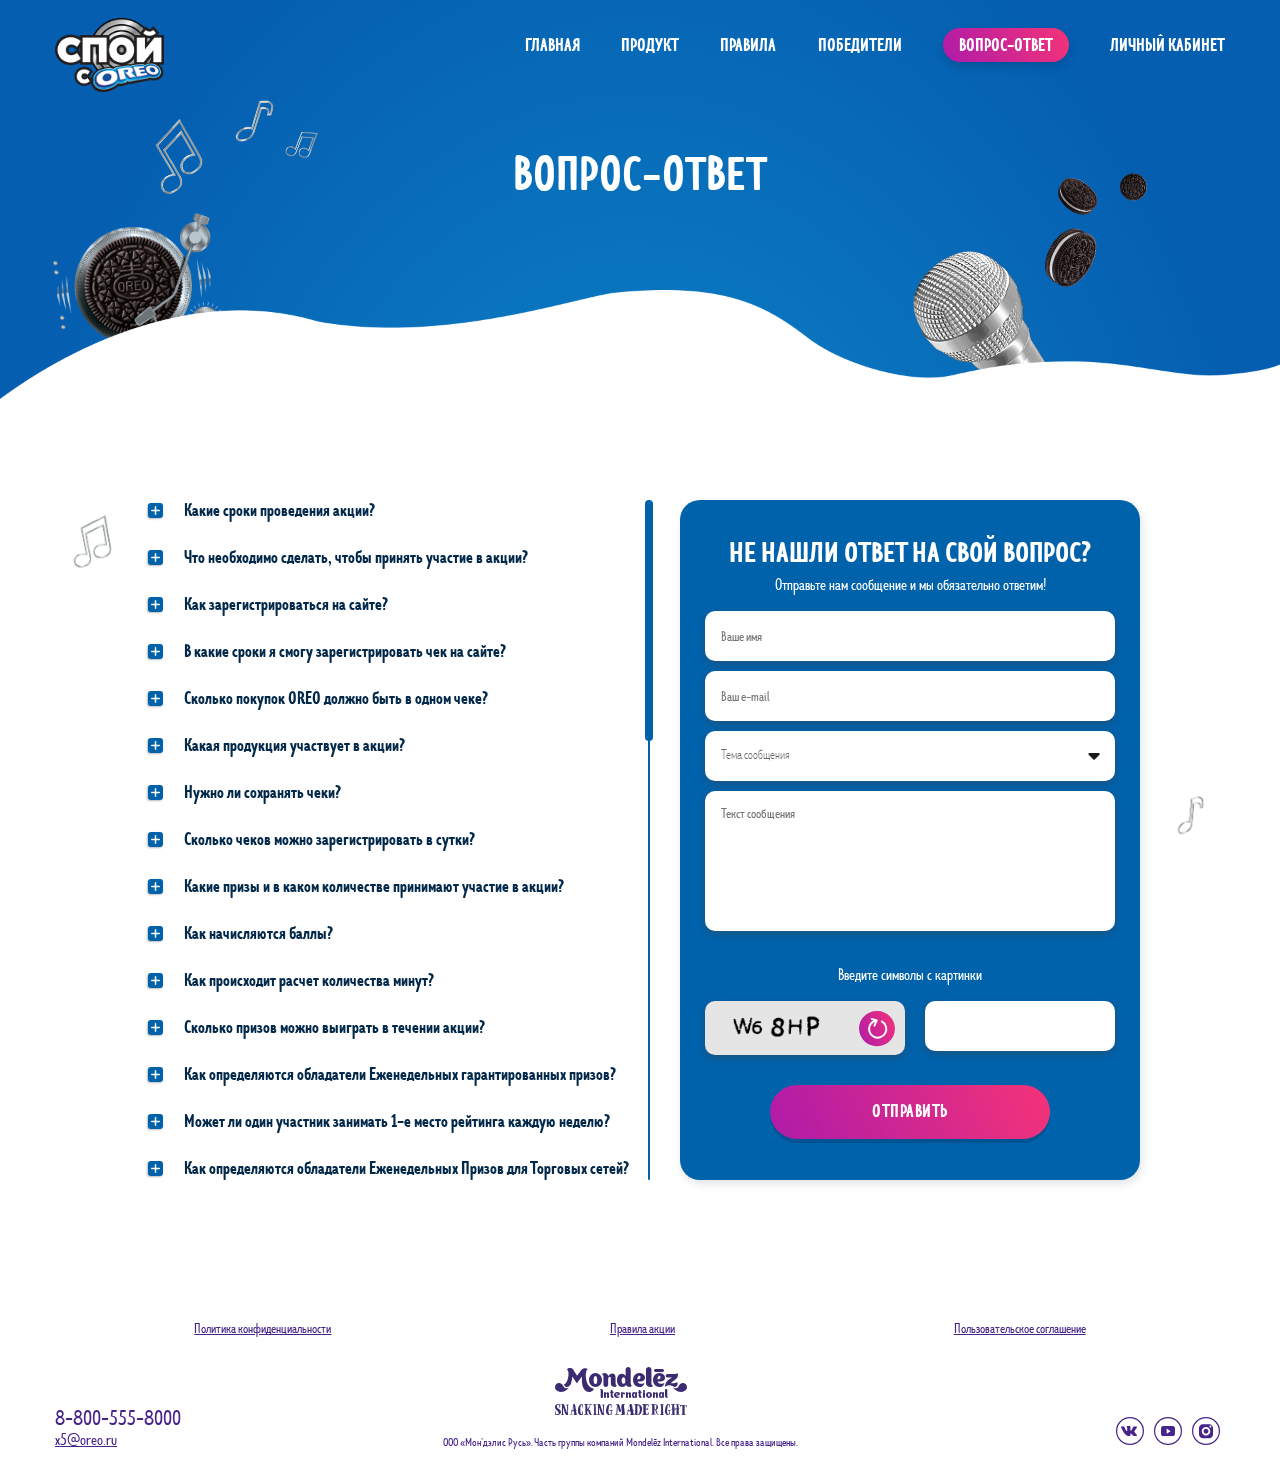
<file: faq.html>
<!DOCTYPE html>
<html lang="en">
<head>
	<meta charset="UTF-8">
	<title>Oreo Lady Gaga</title>
	<meta http-equiv="X-UA-Compatible" content="IE=edge">
    <meta name="viewport" content="width=device-width, initial-scale=1.0, maximum-scale=1.0, minimum-scale=1.0, user-scalable=no">
    <meta name="format-detection" content="telephone=no">
    <link rel="icon" href="favicon.ico">
	<link rel="stylesheet" href="fonts/stylesheet.css">
	<link rel="stylesheet" href="libs/select2/select2.min.css">
	<link rel="stylesheet" href="libs/scrollbar/jquery.scrollbar.css">
	<link rel="stylesheet" href="css/styles.css">
	<!--[if lte IE 9]>
    <script src="http://phpbbex.com/oldies/oldies.js" charset="utf-8"></script>
    <script src="https://oss.maxcdn.com/html5shiv/3.7.3/html5shiv.min.js"></script>
    <script src="https://oss.maxcdn.com/respond/1.4.2/respond.min.js"></script>
    <![endif]-->
</head>
<body>
	<div class="wrapper">
		<div class="content">
			<header>
				<div class="menu">
					<a href="index.html" class="logo">
						<img src="img/logo.png" alt="Спой с орео">
					</a>
					<a href="#!" class="burger"></a>
					<nav class="menu-links">
						<a href="index.html" class="logo mobile-visible">
							<img src="img/logo.png" alt="Спой с орео">
						</a>
						<a href="index.html" class="menu-link">Главная</a>
						<a href="product.html" class="menu-link">Продукт</a>
						<a href="#!" class="menu-link" target="_blank">Правила</a>
						<a href="winners.html" class="menu-link">Победители</a>
						<a href="faq.html" class="menu-link active">Вопрос-ответ</a>
						<a href="lk.html" class="menu-link pop-op" data-popup="auth">Личный кабинет</a>
					</nav>
				</div>
			</header>
			<div class="inner-page-top">
				<div class="inner-decor1 desktop-visible"></div>
				<div class="inner-decor2"></div>
				<div class="inner-mic-decor desktop-visible"></div>
				<div class="player">
					<div class="oreo"></div>
				</div>
				<div class="inner-page-title title">Вопрос-ответ</div>
			</div>
			<section class="inner-page faq-page">
				<div class="container">
					<div class="inner-note-decor1 desktop-visible"></div>
					<div class="inner-note-decor2 desktop-visible"></div>
					<div class="faq-container">
						<div class="faq-wrap accordion-wrap">
							<div class="faq-item">
								<div class="faq-item-title accordion-title">Какие сроки проведения акции?</div>
								<div class="faq-item-text">
									Срок проведения Акции с учетом рассылки призов победителям: с «01» марта 2021 года по «31» июля 2021 года (включительно). <br>
									Срок приобретения Продукции покупателем для участия в Акции: с «01» марта 2021 года по «08» апреля 2021 года (включительно). <br>
									Срок регистрации чеков: с «01» марта 2021 года по «08» апреля 2021 года (включительно).
								</div>
							</div>
							<div class="faq-item">
								<div class="faq-item-title accordion-title">Что необходимо сделать, чтобы принять участие в акции?</div>
								<div class="faq-item-text">
									Для того чтобы стать участником необходимо: <br>
									1.	Купить продукцию OREO, участвующую в акции, в любом магазине торговой сети Пятерочка или Перекресток; <br>
									2.	Зарегистрироваться на сайте www.x5.oreo.ru и зарегистрировать фото чека; <br>
									3.	Дождаться объявления победителей. 
								</div>
							</div>
							<div class="faq-item">
								<div class="faq-item-title accordion-title">Как зарегистрироваться на сайте?</div>
								<div class="faq-item-text">
									Для регистрации необходимо зайти на сайт www.x5.oreo.ru и ввести свои ФИО, номер карты лояльности торговой сети Пятерочка и/или Перекресток, действующий номер мобильного телефона или почту, затем  пройти верификацию (т. е. подтвердить правильность введения номера телефона/почты путем ввода на сайте комбинации цифр, отправленной Участнику Оператором в сообщении на номер телефона, указанный при регистрации).
								</div>
							</div>
							<div class="faq-item">
								<div class="faq-item-title accordion-title">В какие сроки я смогу зарегистрировать чек на сайте?</div>
								<div class="faq-item-text">
									Срок регистрации чеков: с «01» марта 2021 года по «08» апреля 2021 года (включительно).
								</div>
							</div>
							<div class="faq-item">
								<div class="faq-item-title accordion-title">Сколько покупок OREO должно быть в одном чеке?</div>
								<div class="faq-item-text">
									Для того, чтобы принять участие в Акции, достаточно одной позиции OREO в чеке.
								</div>
							</div>
							<div class="faq-item">
								<div class="faq-item-title accordion-title">Какая продукция участвует в акции?</div>
								<div class="faq-item-text">
									- Oreo Печенье с какао и начинкой с ванильным вкусом 95г/ 228г., <br>
									- Oreo Печенье с какао и начинкой с шоколадным вкусом 95г/228г., <br>
									- Oreo Печенье с какао и начинкой с клубничным вкусом 95г/228гр., <br>
									- Oreo Печенье Веселья Вкус с какао, начинкой со вкусом карамели и цветной кондитерской посыпкой, 176г., <br>
									- Оrео мини печенье с какао с ванильным вкусом, 100г., <br>
									- Oreo мини печенье Golden с начинкой с ванильным вкусом, 100г.
								</div>
							</div>
							<div class="faq-item">
								<div class="faq-item-title accordion-title">Нужно ли сохранять чеки?</div>
								<div class="faq-item-text">
									Да, чеки хранить нужно, так как наличие чека является обязательным условием участия в акции. 
								</div>
							</div>
							<div class="faq-item">
								<div class="faq-item-title accordion-title">Сколько чеков можно зарегистрировать в сутки?</div>
								<div class="faq-item-text">
									Можно регистрировать не ограниченное количество чеков в день и за весь период акции.
								</div>
							</div>
							<div class="faq-item">
								<div class="faq-item-title accordion-title">Какие призы и в каком количестве принимают участие в акции?</div>
								<div class="faq-item-text">
									Еженедельные гарантированные призы*: <br>
									•	 Яндекс.Станция Макс – 5 штук<br>
									•	 Наушники JBL Live 300 TWS – 45 штук<br>
									•	 Беспроводная колонка JBL Clip 3 – 50 штук<br>
									•	 Электронный сертификат на подписку Яндекс.Музыку на шесть месяцев – 150 штук<br>
									•	 Электронный сертификат на подписку Яндекс.Музыку на один месяцев – 750 штук<br><br>

									Еженедельные призы в Торговой Сети Перекресток:<br>
									•	 Футболка (мерч от Lady Gaga) и подарочная карта в Торговую Сеть Перекресток на 5000 рублей - 10 штук<br><br>

									Еженедельные призы в Торговой сети Пятерочка:<br>
									•	 Футболка (мерч от Lady Gaga) и подарочная карта в Торговую Сеть Перекресток на 10000 рублей – 10 штук<br><br>

									Баллы:<br>
									•	100 баллов за каждую минуту, проведенную на первом месте. <br><br>
									* Организатор Акции оставляет за собой право изменить модель приза
								</div>
							</div>
							<div class="faq-item">
								<div class="faq-item-title accordion-title">Как начисляются баллы?</div>
								<div class="faq-item-text">
									Баллы начисляются на карту лояльности Торговой Сети Пятерочка или Перекресток за количество минут, проведенных на 1 месте в рейтинге, 100 баллов за каждую минуту
								</div>
							</div>
							<div class="faq-item">
								<div class="faq-item-title accordion-title">Как происходит расчет количества минут?</div>
								<div class="faq-item-text">
									В момент регистрации чека на сайте www.x5.oreo.ru начинается отсчет минут пребывания участника на 1 месте рейтинга. Отсчет минут прекращается в момент регистрации чека любым другим участником, чек попадает на 1 место рейтинга и отсчёт начинается уже начинается для него.
								</div>
							</div>
							<div class="faq-item">
								<div class="faq-item-title accordion-title">Сколько призов можно выиграть в течении акции?</div>
								<div class="faq-item-text">
									Один Участник может выиграть не более 1 (одного) Приза каждого вида.
								</div>
							</div>
							<div class="faq-item">
								<div class="faq-item-title accordion-title">Как определяются обладатели Еженедельных гарантированных призов?</div>
								<div class="faq-item-text">
									•	После регистрации чека Участник автоматически попадает на первое место в рейтинге; <br>
									•	Участник остается на первом месте в рейтинге до того момента, пока кто-то другой из Участников не зарегистрировал свой чек;<br>
									•	Участник может зарегистрировать неограниченное количество чеков, чтобы оставаться в ТОПе рейтинга;<br>
									•	По итогам недели ТОП 200 участников получают Еженедельные Гарантированные Призы. Далее рейтинг обнуляется и все начинается заново. <br>
									•	Яндекс.Станцию Макс получает Участник, занявший 1 место в рейтинге. <br>
									Наушники JBL Live 300 TWS получают Участники, занявшие со 2 по 10 место в рейтинге. <br>
									Беспроводную колонку JBL Clip 3 получают Участники, занявшие с 11 по 20 место в рейтинге. <br>
									Электронный сертификат на подписку Яндекс.Музыка на шесть месяцев получают Участники, занявшие с 21 по 50 место в рейтинге. <br>
									Электронный сертификат на подписку Яндекс.Музыка на 1 месяц получают участники, занявшие с 51 по 200 место в рейтинге.
								</div>
							</div>
							<div class="faq-item">
								<div class="faq-item-title accordion-title">Может ли один участник занимать 1-е место рейтинга каждую неделю?</div>
								<div class="faq-item-text">
									Один Участник не может занимать одно и то же место в рейтинге по результатам Еженедельных розыгрышей. <br>
									Если Участник 2 недели подряд занимает 1место в рейтинге, тогда на второй неделе он может получить Еженедельный Гарантированный Приз только для второго места. <br>
									Если Участник на третьей неделе занял 1 или 2 место, тогда он может получить Еженедельный Гарантированный Приз только за 3 место в рейтинге и так далее.
								</div>
							</div>
							<div class="faq-item">
								<div class="faq-item-title accordion-title">Как определяются обладатели Еженедельных Призов для Торговых сетей?</div>
								<div class="faq-item-text">
									Обладатели Еженедельных Призов для Торговых Сетей определяются из числа всех зарегистрированных чеков по алгоритму, указанному в п. 3.3 Правил Акции.
								</div>
							</div>
							<div class="faq-item">
								<div class="faq-item-title accordion-title">Когда происходит розыгрыш Гарантированных Еженедельных Призов?</div>
								<div class="faq-item-text">
									Розыгрыш Еженедельных Призов происходит: <br>
									•	8 марта 2021 г. <br>
									•	15 марта 2021 г. <br>
									•	22 марта 2021 г. <br>
									•	29 марта 2021 г. <br>
									•	9 апреля 2021 г. 
								</div>
							</div>
							<div class="faq-item">
								<div class="faq-item-title accordion-title">Когда происходит розыгрыш Еженедельных Призов от Торговых Сетей?</div>
								<div class="faq-item-text">
									•	10 марта 2021 г. <br>
									•	17 марта 2021 г. <br>
									•	24 марта 2021 г. <br>
									•	31 марта 2021 г. <br>
									•	12 апреля 2021 г.  
								</div>
							</div>
							<div class="faq-item">
								<div class="faq-item-title accordion-title">Как выдаются призы?</div>
								<div class="faq-item-text">
									•	Электронный сертификат на подписку Яндекс.Музыка на шесть месяцев и Электронный сертификат на подписку Яндекс.Музыка на 1 месяц передаются путем предоставления ссылки на подписку через ЛК участника акции. <br>
									•	Яндекс.Станция Макс, Наушники JBL Live 300 TWS и Беспроводная колонка JBL Clip 3 передаются с помощью курьерской службы. <br>
									•	Подарочная карта в Торговую Сеть Перекресток на сумму 5000 рублей и футболка (мерч от Lady Gaga) передаются с помощью курьерской службы. <br>
									•	Подарочная карта в Торговую сеть Пятерочка на сумму 10000 руб передается путем отправки электронного сертификата на e-mail  указанный при регистрации на сайте акции. <br>
									•	Баллы - до 16 апреля 2021 года участник должен зайти в личный кабинет и перечислить накопленные баллы на любую из карт лояльности (пятерочка или перекресток). Баллы можно перечислить все на одну карту или частями на обе. В случае не заполнения Участником данных карты лояльности в личном кабинете на сайте Акции, Баллы сгорают после 16 апреля 2021 года. <br>
									•	Баллы передаются путем пополнения баланса баллов «Выручай-карты» торговой сети Пятерочка и пополнения баланса карты «Клуб Перекрёсток» торговой сети Перекрёсток по номеру карты, который был указан в Личном кабинете Участника акции на сайте x5.oreo.ru в срок не позднее 31 июля 2021 г.
								</div>
							</div>
							<div class="faq-item">
								<div class="faq-item-title accordion-title">Как я узнаю, что выиграл приз?</div>
								<div class="faq-item-text">
									Информация о выигранных призах отображается в вашем личном кабинете.
								</div>
							</div>
							<div class="faq-item">
								<div class="faq-item-title accordion-title">Какую информацию я должен предоставить для получения Гарантированного Еженедельного приза?</div>
								<div class="faq-item-text">
									•	Для получения Гарантированных Еженедельных призов Электронного сертификата на подписку Яндекс.Музыка на шесть месяцев и Электронного сертификата на подписку Яндекс.Музыка на 1 месяц победитель не должен предоставлять дополнительную информацию. Приз будет направлен победителю через ЛК на сайте акции <br>
									•	Для получения Гарантированных Еженедельных Призов Яндекс.Станции Макс, Наушников JBL Live 300 TWS и Беспроводной колонки JBL Clip 3 Победитель обязуется предоставить Оператору Акции на электронную почту x5@oreo.ru следующие документы и информацию в течение 72 часов: <br>
									1.	Сканированную копию Российского Паспорта (страницы с данными о: фамилии, имени, отчестве, дате рождения, серии и номере паспорта, месте и дате его выдачи, адресе регистрации – остальные данные необходимо закрыть; <br>
									2.	Адрес места проживания для доставки приза; <br>
									3.	Копию своего свидетельства ИНН; <br>
									4.	Акта приема-передачи соответствующего Приза; <br>
									5.	Иную информацию по запросу, необходимую для вручения соответствующего Приза.
								</div>
							</div>
							<div class="faq-item">
								<div class="faq-item-title accordion-title">Какую информацию я должен предоставить для получения Еженедельного приза для Торговой Сети?</div>
								<div class="faq-item-text">
									Для получения Еженедельных Призов для Торговой Сети Перекресток победитель обязуется предоставить Оператору Акции на электронную почту x5@oreo.ru следующие документы и информацию в течение 72 часов: <br>
									1. Сканированную копию Российского Паспорта (страницы с данными о: фамилии, имени, отчестве, дате рождения, серии и номере паспорта, месте и дате его выдачи, адресе регистрации – остальные данные необходимо закрыть; <br>
									2. Адрес места проживания для доставки приза;<br>
									3. Копию своего свидетельства ИНН;<br>
									4. Акта приема-передачи соответствующего Приза;<br>
									5. Иную информацию по запросу, необходимую для вручения соответствующего Приза.
								</div>
							</div>
							<div class="faq-item">
								<div class="faq-item-title accordion-title">Нужно ли мне платить налоги на приз? Или платить что-то для получения приза?</div>
								<div class="faq-item-text">
									Нет, не нужно. Обязанность уплаты налога на доход физического лица с полученных призов закреплена за Оператором Акции и указана в Правилах.
								</div>
							</div>
							<div class="faq-item">
								<div class="faq-item-title accordion-title">Могу ли я получить в денежном эквиваленте свой приз?</div>
								<div class="faq-item-text">
									Замена Призов на денежную компенсацию ни при каких обстоятельствах не производится. Поэтому вы можете получить только Призы, указанные в Правилах Акции.
								</div>
							</div>
							<div class="faq-item">
								<div class="faq-item-title accordion-title">В каких случаях Организатор может отказать победителю в выдаче Приза?</div>
								<div class="faq-item-text">
									В случае, если Участник отказался от Призов, либо не предоставил/подтвердил в течение 72 часов данные и документы, либо не выполнил иные условия настоящих Правил, влияющих на получение Призов, Оператор вправе не вручать Призы такому Участнику.
								</div>
							</div>
							<div class="faq-item">
								<div class="faq-item-title accordion-title">В каких случаях Организатор может запретить участнику дальнейшее участие в Акции?</div>
								<div class="faq-item-text">
									•	Организатор или Оператор Акции на свое собственное усмотрение может признать недействительными заявки на участие, а также запретить дальнейшее участие в настоящей Акции любому лицу, которое подделывает или извлекает выгоду из любой подделки процесса подачи заявок на участие, или же проведения Акции, или же действует в нарушение Правил Акции, действует деструктивным образом или осуществляет действия с намерением досаждать, оскорблять, угрожать или причинять беспокойство любому лицу, которое может быть связано с настоящей Акции, включая, но не ограничиваясь следующими действиями: <br>
									•	Если у Организатора/Оператора Акции есть предположения в том, что предоставленная Участником информация при регистрации неверна, неполна, ошибочна или неточна; <br>
									•	Если у Организатора/Оператора Акции есть сомнения/основания полагать, что Участник совершает мошеннические действия, участвует в обмане, подкупе или финансовых махинациях, предложениях материальной выгоды лицам, принимающим участие в голосовании, в том числе во множественных регистрациях, использовании динамических и прочих манипуляциях на сайте, которые повлекли или могут повлечь за собой неблагоприятные последствия различного типа и степени как для самого сайта, так и его Участников.
								</div>
							</div>
							<div class="faq-item">
								<div class="faq-item-title accordion-title">Какая компания проводит акцию?</div>
								<div class="faq-item-text">
									Организатором Акции является ООО «Мон’дэлис Русь» (далее по тексту - «Организатор»). Место нахождения: Россия, 601123, г. Покров, Владимирская область, Петушинский р-н, ул. Франца Штольверка, д. 10. Банковские реквизиты: ИНН: 3321020710 КПП: 997150001, р/с 40702810500000100331 в ООО Эйч-эс-би-си Банк (РР), 115054, Россия, Москва, Павелецкая площадь, д.2, стр.2, к/с 30101810400000000351, БИК: 044525351. <br>
									Оператором Акции является НАО «ЭМГ Промо» (далее «Оператор»). Место нахождения: Россия, 117105, г. Москва, вн.тер.г. Муниципальный округ Донской, Варшавское ш., д.1, стр.17, ИНН 7701632924.
								</div>
							</div>
							<div class="faq-item">
								<div class="faq-item-title accordion-title">В каких городах проходит акция?</div>
								<div class="faq-item-text">
									Акция проводится во всех магазинах торговой сети Пятерочка и Перекресток на территории Российской Федерации.
								</div>
							</div>
							<div class="faq-item">
								<div class="faq-item-title accordion-title">В каких торговых сетях можно приобрести продукцию для участия в акции?</div>
								<div class="faq-item-text">
									Продукцию для участия в Акции можно приобрести в торговых сетях Пятерочка и Перекресток. 
								</div>
							</div>
							<div class="faq-item">
								<div class="faq-item-title accordion-title">Я купил продукт не в торговой сети, а в обычном магазине «у дома», могу ли я принять участие в Акции?</div>
								<div class="faq-item-text">
									К сожалению, нет. Продукцию для участия в Акции можно приобрести только в торговых сетях Пятерочка и Перекресток. 
								</div>
							</div>
							<div class="faq-item">
								<div class="faq-item-title accordion-title">Где можно ознакомиться с полными правилами акции?</div>
								<div class="faq-item-text">
									С полными Правилами проведения Акции вы можете ознакомиться на сайте Акции www.x5.oreo.ru
								</div>
							</div>
							<div class="faq-item">
								<div class="faq-item-title accordion-title">Может ли акция закончиться досрочно?</div>
								<div class="faq-item-text">
									Организатор Акции вправе изменять условия данной Акции в течение всего срока проведения Акции, предварительно уведомив Участников Акции на сайте за три календарных дня до вступления изменений в силу.
								</div>
							</div>
							<div class="faq-item">
								<div class="faq-item-title accordion-title">Кто может принимать участие в акции?</div>
								<div class="faq-item-text">
									К участию в Акции допускаются совершеннолетние дееспособные лица, являющиеся гражданами Российской Федерации, постоянно проживающие на территории Российской Федерации.
								</div>
							</div>
							<div class="faq-item">
								<div class="faq-item-title accordion-title">Если я не являюсь гражданином России, могу я участвовать?</div>
								<div class="faq-item-text">
									К сожалению, нет, так как в акции имеют право принимать участие только граждане РФ, постоянно проживающие на ее территории.
								</div>
							</div>
							<div class="faq-item">
								<div class="faq-item-title accordion-title">Могу ли я участвовать, если я являюсь гражданином другого государства, но проживаю на территории РФ (или наоборот)?</div>
								<div class="faq-item-text">
									К сожалению, нет, так как в Акции могут принимать участие граждане Российской Федерации, постоянно проживающие на ее территории.
								</div>
							</div>
							<div class="faq-item">
								<div class="faq-item-title accordion-title">Мой член семьи работает на заводе, где изготовляют продукт, может ли он или я участвовать в Акции?</div>
								<div class="faq-item-text">
									К сожалению, нет, так как в Акции запрещается принимать участие работникам и представителям Организатора, аффилированным с ним лицам, членам семей таких работников и представителей, а также работникам других юридических лиц, причастных к организации проведения Акции.
								</div>
							</div>
							<div class="faq-item">
								<div class="faq-item-title accordion-title">Если я являюсь гражданином России, но проживаю на территории другого государства, могу я участвовать в акции?</div>
								<div class="faq-item-text">
									К сожалению, нет, так как к участию в Акции допускаются лица, являющиеся гражданами Российской Федерации, постоянно проживающие на территории Российской Федерации.
								</div>
							</div>
							<div class="faq-item">
								<div class="faq-item-title accordion-title">Могут ли мои личные данные быть использованы компанией в других целях?</div>
								<div class="faq-item-text">
									Нет. Персональные данные собираются с целью отправки победителю Приза, сообщений победителю о выигрыше, информации о продукции Организатора и проводимых им мероприятиях, рекламных предложений, а также с целью проведения маркетингового анализа и подготовки статистической информации, а также иных целей, необходимых в соответствии с законодательством Российской Федерации.
								</div>
							</div>
						</div>
						<div class="feedback-wrap">
							<div class="feedback-title">Не нашли ответ <br class="mobile-visible">на свой вопрос?</div>
							<div class="feedback-desc">Отправьте нам сообщение <br class="mobile-visible">и мы обязательно ответим!</div>
							<form class="feedback-form">
								<div class="input-field">
		                    		<input type="text" name="name" placeholder="Ваше имя" required>
		                    	</div>
		                    	<div class="input-field">
		                    		<input type="text" name="email" placeholder="Ваш e-mail" required>
		                    	</div>
		                    	<div class="input-field">
		                    		<div class="select feedback-select">
										<select name="ThemeId" data-placeholder="Тема сообщения" required>
			                                <option value=""></option>
		                                    <option value="1">Вопрос по работе сайта</option>
		                                    <option value="2">Вопрос по правилам акции</option>
		                                    <option value="3">Вопрос по продукции</option>
		                                    <option value="4">Вопрос по призам</option>
		                                    <option value="5">Другое</option>
			                            </select>
									</div>
		                    	</div>
		                    	<div class="input-field mb30">
		                    		<textarea name="message" placeholder="Текст сообщения" required></textarea>
		                    	</div>
		                    	<div class="feedback-desc">Введите символы с картинки</div>
		                    	<div class="captcha-wrap mb30">
		                    		<div class="popup__error"></div>
		                    		<div class="captcha-field">
		                    			<img src="img/captcha.png" alt="" style="mix-blend-mode: multiply;"> <!-- убрать mix-blend-mode для капчи без белого фона -->
		                    			<a href="#!" class="reload-captcha"></a>
		                    		</div>
		                    		<div class="input-field">
			                    		<input type="text" name="captcha" required>
			                    	</div>
		                    	</div>
		                    	<div class="btn-wrapper">
									<button class="btn faq-btn">Отправить</button>
								</div>
							</form>
						</div>
					</div>
				</div>
			</section>
		</div>
		<footer>
			<div class="container">
				<div class="footer-links">
					<a href="https://ru.mondelezinternational.com/privacy-policy" class="link" target="_blank">Политика конфиденциальности</a>
					<a href="#!" class="link" target="_blank">Правила акции</a>
					<a href="https://ru.mondelezinternational.com/legal-notices" class="link" target="_blank">Пользовательское соглашение</a>
				</div>
				<div class="footer-wrapper">
					<div class="footer-contacts">
						<a href="tel:8-800-555-8000" class="footer-phone invert-link">8-800-555-8000</a>
						<a href="mailto:x5@oreo.ru" class="footer-mail link">x5@oreo.ru</a>
					</div>
					<div class="footer-copyright">
						<div class="mndlz">
							<img src="img/mndlz.svg" alt="ООО «Мон’дэлис Русь»">
						</div>
						<div class="copyright">ООО «Мон’дэлис Русь». Часть группы компаний Mondelēz International. Все права защищены.</div>
					</div>
					<div class="footer-socials">
						<a href="#!" target="_blank">
							<img src="img/vk.svg" alt="Вконтакте">
						</a>
						<a href="#!" target="_blank">
							<img src="img/yt.svg" alt="Youtube">
						</a>
						<a href="#!" target="_blank">
							<img src="img/inst.svg" alt="Instagram">
						</a>
					</div>
				</div>
			</div>
		</footer>
	</div>
	<div class="popups">
		<div id="auth" class="popup">
			<div class="popup__wrap">
				<a href="#!" class="close-popup js-close-popup">
					<svg width="16" height="16" viewBox="0 0 16 16" fill="none" xmlns="http://www.w3.org/2000/svg">
						<path d="M14 2L2 14" stroke="white" stroke-width="3" stroke-linecap="round" stroke-linejoin="round"/>
						<path d="M2 2L14 14" stroke="white" stroke-width="3" stroke-linecap="round" stroke-linejoin="round"/>
					</svg>
				</a>
                <div class="popup__inner">
                    <div class="popup__title">Вход</div>
                    <div class="popup__desc">Введите номер телефона <br>в формате 79** ******* или e-mail</div>
                    <div class="popup__error"></div>
                    <form class="popup-form">
                    	<div class="input-field">
                    		<input type="text" name="phone" placeholder="Номер телефона или e-mail" required>
                    	</div>
                    	<div class="input-field mb30">
                    		<input type="password" name="password" class="pwd-input" placeholder="Пароль" required>
                    		<a href="#!" class="link restore-link pop-op" data-popup="restore-password">Забыли пароль?</a>
                    	</div>
                    	<div class="btn-wrapper">
							<button class="btn popup-btn">Войти</button>
						</div>
                    </form>
                    <div class="reg-text">
                    	Если вы впервые <br>на сайте, то вам необходимо
                    	<a href="#!" class="link popup-link pop-op" data-popup="reg">Зарегистрироваться</a>
                    </div>
                </div>
            </div>
		</div>
		<div id="reg" class="popup long-popup">
			<div class="popup__wrap">
				<a href="#!" class="close-popup js-close-popup">
					<svg width="16" height="16" viewBox="0 0 16 16" fill="none" xmlns="http://www.w3.org/2000/svg">
						<path d="M14 2L2 14" stroke="white" stroke-width="3" stroke-linecap="round" stroke-linejoin="round"/>
						<path d="M2 2L14 14" stroke="white" stroke-width="3" stroke-linecap="round" stroke-linejoin="round"/>
					</svg>
				</a>
                <div class="popup__inner">
                    <div class="popup__title">Регистрация</div>
                    <div class="popup__error"></div>
                    <form class="popup-form">
                    	<div class="input-field">
                    		<input type="text" name="fio" placeholder="Ф.И.О." required>
                    	</div>
                    	<div class="input-field">
                    		<input type="text" name="email" placeholder="E-mail" required>                    		
                    	</div>
                    	<div class="input-field">
                    		<input type="text" name="phone" class="phone-mask" placeholder="Телефон" required>                    		
                    	</div>
                    	<div class="input-field mb30">
                    		<div class="select image-select">
                    			<select name="oreoji" data-placeholder="Выбрать портрет">
									<option value="Выбрать портрет" data-image="img/avatars/default.svg">Выбрать портрет</option>
									<option value="Выбрать портрет" data-image="img/avatars/01.svg">Выбрать портрет</option>
									<option value="Выбрать портрет" data-image="img/avatars/02.svg">Выбрать портрет</option>
									<option value="Выбрать портрет" data-image="img/avatars/03.svg">Выбрать портрет</option>
									<option value="Выбрать портрет" data-image="img/avatars/04.svg">Выбрать портрет</option>
									<option value="Выбрать портрет" data-image="img/avatars/05.svg">Выбрать портрет</option>
									<option value="Выбрать портрет" data-image="img/avatars/07.svg">Выбрать портрет</option>
									<option value="Выбрать портрет" data-image="img/avatars/08.svg">Выбрать портрет</option>
									<option value="Выбрать портрет" data-image="img/avatars/09.svg">Выбрать портрет</option>
									<option value="Выбрать портрет" data-image="img/avatars/10.svg">Выбрать портрет</option>
									<option value="Выбрать портрет" data-image="img/avatars/11.svg">Выбрать портрет</option>
									<option value="Выбрать портрет" data-image="img/avatars/12.svg">Выбрать портрет</option>
									<option value="Выбрать портрет" data-image="img/avatars/13.svg">Выбрать портрет</option>
									<option value="Выбрать портрет" data-image="img/avatars/14.svg">Выбрать портрет</option>
									<option value="Выбрать портрет" data-image="img/avatars/15.svg">Выбрать портрет</option>
									<option value="Выбрать портрет" data-image="img/avatars/16.svg">Выбрать портрет</option>
									<option value="Выбрать портрет" data-image="img/avatars/17.svg">Выбрать портрет</option>
									<option value="Выбрать портрет" data-image="img/avatars/18.svg">Выбрать портрет</option>
									<option value="Выбрать портрет" data-image="img/avatars/19.svg">Выбрать портрет</option>
									<option value="Выбрать портрет" data-image="img/avatars/20.svg">Выбрать портрет</option>
								</select>
                    		</div>                  		
                    	</div>
                    	<div class="popup__desc">Введите символы с картинки</div>
                    	<div class="captcha-wrap mb20">
                    		<div class="popup__error"></div>
                    		<div class="captcha-field">
                    			<img src="img/captcha.png" alt="" style="mix-blend-mode: multiply;"> <!-- убрать mix-blend-mode для капчи без белого фона -->
                    			<a href="#!" class="reload-captcha"></a>
                    		</div>
                    		<div class="input-field">
	                    		<input type="text" name="captcha" required>
	                    	</div>
                    	</div>
                    	<div class="checkbox-wrapper">
							<div class="input-field checkbox-field">
	                            <label for="check-rules" class="checkbox">
	                                <input id="check-rules" name="check-rules" type="checkbox" required>
	                                <span class="checkmark"></span>
	                                <span class="checkbox-text">Я согласен с <a href="#!" class="rules-link link" target="_blank">Правилами акции</a></span>
	                            </label> 
	                        </div>
	                        <div class="input-field checkbox-field">
	                            <label for="check-data" class="checkbox">
	                                <input id="check-data" name="check-data" type="checkbox" required>
	                                <span class="checkmark"></span>
	                                <span class="checkbox-text">Я согласен на обработку моих <a href="#!" class="rules-link link" target="_blank">персональных данных</a></span>
	                            </label> 
	                        </div>
	                        <div class="input-field checkbox-field">
	                            <label for="check-mndlz" class="checkbox">
	                                <input id="check-mndlz" name="check-mndlz" type="checkbox" required>
	                                <span class="checkmark"></span>
	                                <span class="checkbox-text">Я согласен получать рассылки по акциям Mondelez</span>
	                            </label> 
	                        </div>
						</div>
						<div class="btn-wrapper">
							<!-- <button class="btn popup-btn">Отправить</button> -->
							<a href="#!" class="btn popup-btn pop-op" data-popup="reg-success">Отправить</a>
						</div>
                    </form>
                </div>
            </div>
		</div>
		<div id="reg-success" class="popup">
			<div class="popup__wrap">
				<a href="#!" class="close-popup js-close-popup">
					<svg width="16" height="16" viewBox="0 0 16 16" fill="none" xmlns="http://www.w3.org/2000/svg">
						<path d="M14 2L2 14" stroke="white" stroke-width="3" stroke-linecap="round" stroke-linejoin="round"/>
						<path d="M2 2L14 14" stroke="white" stroke-width="3" stroke-linecap="round" stroke-linejoin="round"/>
					</svg>
				</a>
                <div class="popup__inner">
                	<div class="popup__title">Регистрация пройдена</div>
                    <div class="popup__desc">Пароль для входа на сайт отправлен на номер телефона указанный при регистрации</div>
                    <div class="btn-wrapper">
						<a href="#!" class="btn popup-btn pop-op" data-popup="auth">Войти</a>
					</div>
                </div>
            </div>
		</div>
		<div id="restore-password" class="popup">
			<div class="popup__wrap">
				<a href="#!" class="close-popup js-close-popup">
					<svg width="16" height="16" viewBox="0 0 16 16" fill="none" xmlns="http://www.w3.org/2000/svg">
						<path d="M14 2L2 14" stroke="white" stroke-width="3" stroke-linecap="round" stroke-linejoin="round"/>
						<path d="M2 2L14 14" stroke="white" stroke-width="3" stroke-linecap="round" stroke-linejoin="round"/>
					</svg>
				</a>
                <div class="popup__inner">
                    <div class="popup__title">Сброс пароля</div>
                    <form class="popup-form">
                    	<div class="popup__desc before-send">Введите свой телефон для восстановления пароля<br><br>Мы отправим смс с паролем</div>
                    	<div class="popup__desc after-send" style="display: none;">Пароль был отправлен в смс-сообщении</div>
                    	<div class="input-field">
                    		<input type="text" name="phone" class="phone-mask" placeholder="Телефон" required>
                    	</div>
                    	<div class="input-field mb30">
							<span class="clock-text" style="display: none;">Можно отправить повторно через <span class="clock"></span></span>
                    	</div>
                    	<div class="btn-wrapper">
							<button class="btn popup-btn">Отправить</button>
						</div>
                    </form>
                </div>
            </div>
		</div>
		<div id="store" class="popup">
			<div class="popup__wrap">
				<a href="#!" class="close-popup js-close-popup">
					<svg width="16" height="16" viewBox="0 0 16 16" fill="none" xmlns="http://www.w3.org/2000/svg">
						<path d="M14 2L2 14" stroke="white" stroke-width="3" stroke-linecap="round" stroke-linejoin="round"/>
						<path d="M2 2L14 14" stroke="white" stroke-width="3" stroke-linecap="round" stroke-linejoin="round"/>
					</svg>
				</a>
                <div class="popup__inner">
                    <div class="popup__title">Выберите сеть</div>
                    <div class="btn-wrapper mb20">
                    	<a href="#!" class="btn-store pop-op" data-popup="check-upload">
                    		<img src="img/btn-5ka.svg" alt="">
                    	</a>
                    </div>
                    <div class="btn-wrapper">
                    	<a href="#!" class="btn-store pop-op" data-popup="check-upload">
                    		<img src="img/btn-perek.svg" alt="">
                    	</a>
                    </div>
                </div>
            </div>
		</div>
		<div id="check-upload" class="popup">
			<div class="popup__wrap">
				<a href="#!" class="close-popup js-close-popup">
					<svg width="16" height="16" viewBox="0 0 16 16" fill="none" xmlns="http://www.w3.org/2000/svg">
						<path d="M14 2L2 14" stroke="white" stroke-width="3" stroke-linecap="round" stroke-linejoin="round"/>
						<path d="M2 2L14 14" stroke="white" stroke-width="3" stroke-linecap="round" stroke-linejoin="round"/>
					</svg>
				</a>
                <div class="popup__inner">
                    <div class="popup__title">Загрузка чека</div>
                    <div class="iframe-wrap">
                        <!-- <iframe src="https://checkservice.emg.ru/Upload?id=630b7ffa-2815-4c9b-96f8-b485c73a1ed9&participantId=1&hash=1958d3842a1595b11ec2c7ed5e9e6305" class="iframe" frameborder="0"></iframe> -->
                    </div>
                </div>
            </div>
		</div>
	</div>
	<script src="libs/jquery-3.5.1.min.js"></script>
	<script src="libs/select2/select2.min.js"></script>
	<script src="libs/jquery.validate.min.js"></script>
	<script src="libs/scrollbar/jquery.scrollbar.min.js"></script>
	<script src="libs/jquery.inputmask.min.js"></script>
	<script src="libs/jquery.countdown.min.js"></script>
	<script src="libs/slick.min.js"></script>
	<script src="js/scripts.js"></script>
</body>
</html>
</file>
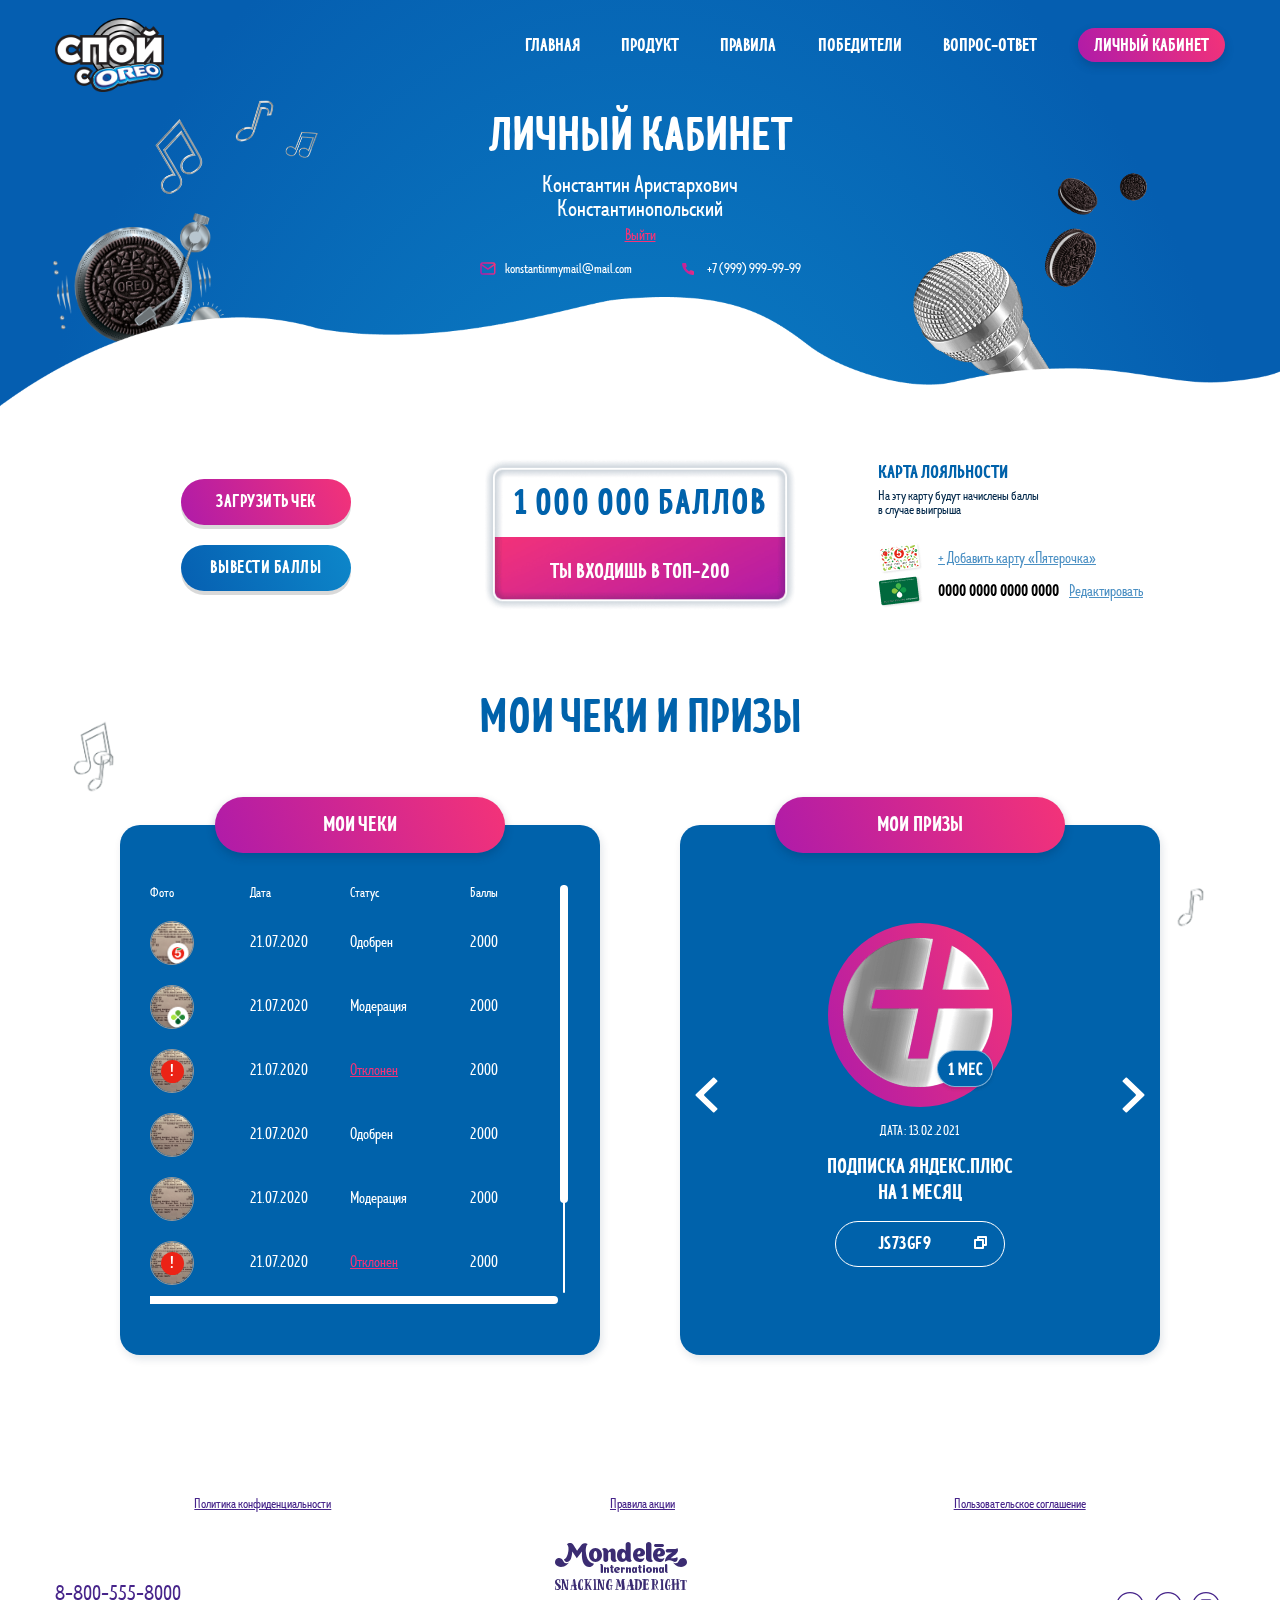
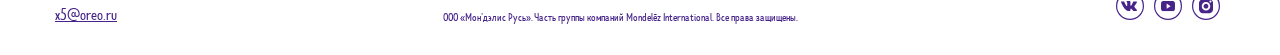
<file: lk.html>
<!DOCTYPE html>
<html lang="en">
<head>
	<meta charset="UTF-8">
	<title>Oreo Lady Gaga</title>
	<meta http-equiv="X-UA-Compatible" content="IE=edge">
    <meta name="viewport" content="width=device-width, initial-scale=1.0, maximum-scale=1.0, minimum-scale=1.0, user-scalable=no">
    <meta name="format-detection" content="telephone=no">
    <link rel="icon" href="favicon.ico">
	<link rel="stylesheet" href="fonts/stylesheet.css">
	<link rel="stylesheet" href="libs/select2/select2.min.css">
	<link rel="stylesheet" href="libs/scrollbar/jquery.scrollbar.css">
	<link rel="stylesheet" href="css/styles.css">
	<!--[if lte IE 9]>
    <script src="http://phpbbex.com/oldies/oldies.js" charset="utf-8"></script>
    <script src="https://oss.maxcdn.com/html5shiv/3.7.3/html5shiv.min.js"></script>
    <script src="https://oss.maxcdn.com/respond/1.4.2/respond.min.js"></script>
    <![endif]-->
</head>
<body>
	<div class="wrapper">
		<div class="content">
			<header>
				<div class="menu">
					<a href="index.html" class="logo">
						<img src="img/logo.png" alt="Спой с орео">
					</a>
					<a href="#!" class="burger"></a>
					<nav class="menu-links">
						<a href="index.html" class="logo mobile-visible">
							<img src="img/logo.png" alt="Спой с орео">
						</a>
						<a href="index.html" class="menu-link">Главная</a>
						<a href="product.html" class="menu-link">Продукт</a>
						<a href="#!" class="menu-link" target="_blank">Правила</a>
						<a href="winners.html" class="menu-link">Победители</a>
						<a href="faq.html" class="menu-link">Вопрос-ответ</a>
						<a href="lk.html" class="menu-link active">Личный кабинет</a>
					</nav>
				</div>
			</header>
			<div class="inner-page-top lk-page-top">
				<div class="inner-decor1 desktop-visible"></div>
				<div class="inner-decor2"></div>
				<div class="inner-mic-decor desktop-visible"></div>
				<div class="player">
					<div class="oreo"></div>
				</div>
				<div class="lk-page-title title">Личный кабинет</div>
				<div class="profile-name-wrapper">
					<div class="profile-name">
						Константин Аристархович <br>
						Константинопольский
					</div>
					<a href="index.html" class="logout-link link">Выйти</a>
				</div>
				<div class="profile-contacts">
					<div class="profile-contact profile-mail">konstantinmymail@mail.com</div>
					<div class="profile-contact profile-phone">+7 (999) 999-99-99</div>
				</div>
			</div>
			<section class="inner-page lk-page">
				<div class="container">
					<div class="inner-note-decor1 desktop-visible"></div>
					<div class="inner-note-decor12 desktop-visible"></div>
					<div class="inner-note-decor2 desktop-visible"></div>
					<div class="lk-top200-wrapper">
						<div class="lk-top200-btns">
							<div class="btn-wrapper mb20">
								<a href="#!" class="btn lk-top200-btn pop-op" data-popup="store">Загрузить чек</a>
							</div>
							<div class="btn-wrapper">
								<a href="#!" class="btn btn2 lk-top200-btn pop-op" data-popup="points1">Вывести баллы</a>
							</div>
						</div>
						<div class="lk-top200">
							<div class="lk-top200-top">1 000 000 баллов</div>
							<div class="lk-top200-bottom">Ты входишь в ТОП-200</div>
						</div>
						<div class="lk-cards">
							<div class="lk-cards-title">Карта лояльности</div>
							<div class="lk-cards-text">На эту карту будут начислены баллы <br>в случае выигрыша</div>
							<div class="reg-card-block pka">
								<a href="#!" class="reg-card-link link pop-op" data-popup="reg-card">+ Добавить карту «Пятерочка»</a>
								<!-- заполненное состояние -->
								<!-- <div class="reg-card-name">0000 0000 0000 0000</div>
								<a href="#!" class="reg-card-link pop-op" data-popup="reg-card">Редактировать</a> -->
							</div>
							<div class="reg-card-block perek">
								<!-- <a href="#!" class="reg-card-link pop-op" data-popup="reg-card">+ Добавить карту «Перекрёсток»</a> -->
								<!-- заполненное состояние -->
								<div class="reg-card-name">0000 0000 0000 0000</div>
								<a href="#!" class="reg-card-link link pop-op" data-popup="reg-card">Редактировать</a>
							</div>
						</div>
					</div>
					<div class="title">Мои чеки и призы</div>
					<div class="lk-wrapper">
						<div class="lk-table-wrapper">
							<div class="lk-title">Мои чеки</div>
							<div class="lk-table table-wrapper">
								<table>
									<thead>
										<tr>
											<th>Фото</th>
											<th>Дата</th>
											<th>Статус</th>
											<th>Баллы</th>
										</tr>
									</thead>
									<tbody>
										<tr>
											<td>
												<div class="check-preview pka">
													<img src="img/check1.png" alt="Чек">
												</div>
											</td>
											<td>21.07.2020</td>
											<td>Одобрен</td>
											<td>2000</td>
										</tr>
										<tr>
											<td>
												<div class="check-preview perek">
													<img src="img/check.png" alt="Чек">
												</div>
											</td>
											<td>21.07.2020</td>
											<td>Модерация</td>
											<td>2000</td>
										</tr>
										<tr>
											<td>
												<div class="check-preview rejected">
													<img src="img/check.png" alt="Чек">
												</div>
											</td>
											<td>21.07.2020</td>
											<td><a href="#!" class="rejected-link link pop-op" data-popup="check-rejected">Отклонен</a></td>
											<td>2000</td>
										</tr>
										<tr>
											<td>
												<div class="check-preview">
													<img src="img/check.png" alt="Чек">
												</div>
											</td>
											<td>21.07.2020</td>
											<td>Одобрен</td>
											<td>2000</td>
										</tr>
										<tr>
											<td>
												<div class="check-preview">
													<img src="img/check.png" alt="Чек">
												</div>
											</td>
											<td>21.07.2020</td>
											<td>Модерация</td>
											<td>2000</td>
										</tr>
										<tr>
											<td>
												<div class="check-preview rejected">
													<img src="img/check.png" alt="Чек">
												</div>
											</td>
											<td>21.07.2020</td>
											<td><a href="#!" class="rejected-link link pop-op" data-popup="check-rejected">Отклонен</a></td>
											<td>2000</td>
										</tr>
										<tr>
											<td>
												<div class="check-preview">
													<img src="img/check.png" alt="Чек">
												</div>
											</td>
											<td>21.07.2020</td>
											<td>Модерация</td>
											<td>2000</td>
										</tr>
										<tr>
											<td>
												<div class="check-preview">
													<img src="img/check.png" alt="Чек">
												</div>
											</td>
											<td>21.07.2020</td>
											<td>Модерация</td>
											<td>2000</td>
										</tr>
									</tbody>
								</table>
							</div>
						</div>
						<div class="lk-table-wrapper">
							<div class="lk-title">Мои призы</div>
							<div class="lk-prizes-slider">
								<div class="lk-prize">
									<div class="lk-prize-img">
										<img srcset="img/prizes/ya1.png 1x, img/prizes/ya1@2x.png 2x" alt="Подписка яндекс.плюс на 1 месяц">
									</div>
									<div class="lk-prize-date">Дата: 13.02.2021</div>
									<div class="lk-prize-name">Подписка яндекс.плюс <br>на 1 месяц</div>
									<div class="promocode-input">
										<div class="promocode-value">JS73GF9</div>
										<button class="promocode-copy-btn" onclick="
											navigator.clipboard.writeText(document.querySelector('.promocode-value').innerHTML.trim());
										"></button>
									</div>
								</div>
								<div class="lk-prize">
									<div class="lk-prize-img">
										<img srcset="img/prizes/ya6.png 1x, img/prizes/ya6@2x.png 2x" alt="Подписка яндекс.плюс на 6 месяцев">
									</div>
									<div class="lk-prize-date">Дата: 13.02.2021</div>
									<div class="lk-prize-name">Подписка яндекс.плюс <br>на 6 месяцев</div>
									<div class="promocode-input">
										<div class="promocode-value">JS73GF9</div>
										<button class="promocode-copy-btn" onclick="
											navigator.clipboard.writeText(document.querySelector('.promocode-value').innerHTML.trim());
										"></button>
									</div>
								</div>
								<div class="lk-prize">
									<div class="lk-prize-img">
										<img srcset="img/prizes/jbl.png 1x, img/prizes/jbl@2x.png 2x" alt="Беспроводная музыкальная колонка">
									</div>
									<div class="lk-prize-date">Дата: 13.02.2021</div>
									<div class="lk-prize-name">Беспроводная музыкальная колонка</div>
									<div class="btn-wrapper">
										<a href="#!" class="btn lk-top200-btn pop-op" data-popup="win-prize">Получить</a>
									</div>
								</div>
								<div class="lk-prize">
									<div class="lk-prize-img">
										<img srcset="img/prizes/airpodspro.png 1x, img/prizes/airpodspro@2x.png 2x" alt="Беспроводные наушники">
									</div>
									<div class="lk-prize-date">Дата: 13.02.2021</div>
									<div class="lk-prize-name">Беспроводные наушники</div>
									<div class="lk-prize-status">Приз отправлен</div>
								</div>
								<div class="lk-prize">
									<div class="lk-prize-img">
										<img srcset="img/prizes/ya_station.png 1x, img/prizes/ya_station@2x.png 2x" alt="Умная колонка">
									</div>
									<div class="lk-prize-date">Дата: 13.02.2021</div>
									<div class="lk-prize-name">Умная колонка</div>
									<div class="lk-prize-status">Приз отправлен</div>
								</div>
								<div class="lk-prize">
									<div class="lk-prize-img">
										<img srcset="img/prizes/ya_station.png 1x, img/prizes/ya_station@2x.png 2x" alt="Умная колонка">
									</div>
									<div class="lk-prize-date">Дата: 13.02.2021</div>
									<div class="lk-prize-name">Умная колонка</div>
									<div class="lk-prize-status">Приз отправлен</div>
								</div>
								<div class="lk-prize">
									<div class="lk-prize-img">
										<img srcset="img/exclusive-5ka.png 1x, img/exclusive-5ka@2x.png 2x" alt="Эксклюзив Пятёрочка">
									</div>
									<div class="lk-prize-date">Дата: 13.02.2021</div>
									<div class="lk-prize-name">Эксклюзив Пятёрочка</div>
									<div class="lk-prize-status">Приз отправлен</div>
								</div>
								<div class="lk-prize">
									<div class="lk-prize-img">
										<img srcset="img/exclusive-perek.png 1x, img/exclusive-perek@2x.png 2x" alt="Эксклюзив Перекрёсток">
									</div>
									<div class="lk-prize-date">Дата: 13.02.2021</div>
									<div class="lk-prize-name">Эксклюзив Перекрёсток</div>
									<div class="lk-prize-status">Приз отправлен</div>
								</div>
							</div>
						</div>
					</div>
				</div>
			</section>
		</div>
		<footer>
			<div class="container">
				<div class="footer-links">
					<a href="https://ru.mondelezinternational.com/privacy-policy" class="link" target="_blank">Политика конфиденциальности</a>
					<a href="#!" class="link" target="_blank">Правила акции</a>
					<a href="https://ru.mondelezinternational.com/legal-notices" class="link" target="_blank">Пользовательское соглашение</a>
				</div>
				<div class="footer-wrapper">
					<div class="footer-contacts">
						<a href="tel:8-800-555-8000" class="footer-phone invert-link">8-800-555-8000</a>
						<a href="mailto:x5@oreo.ru" class="footer-mail link">x5@oreo.ru</a>
					</div>
					<div class="footer-copyright">
						<div class="mndlz">
							<img src="img/mndlz.svg" alt="ООО «Мон’дэлис Русь»">
						</div>
						<div class="copyright">ООО «Мон’дэлис Русь». Часть группы компаний Mondelēz International. Все права защищены.</div>
					</div>
					<div class="footer-socials">
						<a href="#!" target="_blank">
							<img src="img/vk.svg" alt="Вконтакте">
						</a>
						<a href="#!" target="_blank">
							<img src="img/yt.svg" alt="Youtube">
						</a>
						<a href="#!" target="_blank">
							<img src="img/inst.svg" alt="Instagram">
						</a>
					</div>
				</div>
			</div>
		</footer>
	</div>
	<div class="popups">
		<div id="auth" class="popup">
			<div class="popup__wrap">
				<a href="#!" class="close-popup js-close-popup">
					<svg width="16" height="16" viewBox="0 0 16 16" fill="none" xmlns="http://www.w3.org/2000/svg">
						<path d="M14 2L2 14" stroke="white" stroke-width="3" stroke-linecap="round" stroke-linejoin="round"/>
						<path d="M2 2L14 14" stroke="white" stroke-width="3" stroke-linecap="round" stroke-linejoin="round"/>
					</svg>
				</a>
                <div class="popup__inner">
                    <div class="popup__title">Вход</div>
                    <div class="popup__desc">Введите номер телефона <br>в формате 79** ******* или e-mail</div>
                    <div class="popup__error"></div>
                    <form class="popup-form">
                    	<div class="input-field">
                    		<input type="text" name="phone" placeholder="Номер телефона или e-mail" required>
                    	</div>
                    	<div class="input-field mb30">
                    		<input type="password" name="password" class="pwd-input" placeholder="Пароль" required>
                    		<a href="#!" class="link restore-link pop-op" data-popup="restore-password">Забыли пароль?</a>
                    	</div>
                    	<div class="btn-wrapper">
							<button class="btn popup-btn">Войти</button>
						</div>
                    </form>
                    <div class="reg-text">
                    	Если вы впервые <br>на сайте, то вам необходимо
                    	<a href="#!" class="link popup-link pop-op" data-popup="reg">Зарегистрироваться</a>
                    </div>
                </div>
            </div>
		</div>
		<div id="reg" class="popup long-popup">
			<div class="popup__wrap">
				<a href="#!" class="close-popup js-close-popup">
					<svg width="16" height="16" viewBox="0 0 16 16" fill="none" xmlns="http://www.w3.org/2000/svg">
						<path d="M14 2L2 14" stroke="white" stroke-width="3" stroke-linecap="round" stroke-linejoin="round"/>
						<path d="M2 2L14 14" stroke="white" stroke-width="3" stroke-linecap="round" stroke-linejoin="round"/>
					</svg>
				</a>
                <div class="popup__inner">
                    <div class="popup__title">Регистрация</div>
                    <div class="popup__error"></div>
                    <form class="popup-form">
                    	<div class="input-field">
                    		<input type="text" name="fio" placeholder="Ф.И.О." required>
                    	</div>
                    	<div class="input-field">
                    		<input type="text" name="email" placeholder="E-mail" required>                    		
                    	</div>
                    	<div class="input-field">
                    		<input type="text" name="phone" class="phone-mask" placeholder="Телефон" required>                    		
                    	</div>
                    	<div class="input-field mb30">
                    		<div class="select image-select">
                    			<select name="oreoji" data-placeholder="Выбрать портрет">
									<option value="Выбрать портрет" data-image="img/avatars/default.svg">Выбрать портрет</option>
									<option value="Выбрать портрет" data-image="img/avatars/01.svg">Выбрать портрет</option>
									<option value="Выбрать портрет" data-image="img/avatars/02.svg">Выбрать портрет</option>
									<option value="Выбрать портрет" data-image="img/avatars/03.svg">Выбрать портрет</option>
									<option value="Выбрать портрет" data-image="img/avatars/04.svg">Выбрать портрет</option>
									<option value="Выбрать портрет" data-image="img/avatars/05.svg">Выбрать портрет</option>
									<option value="Выбрать портрет" data-image="img/avatars/07.svg">Выбрать портрет</option>
									<option value="Выбрать портрет" data-image="img/avatars/08.svg">Выбрать портрет</option>
									<option value="Выбрать портрет" data-image="img/avatars/09.svg">Выбрать портрет</option>
									<option value="Выбрать портрет" data-image="img/avatars/10.svg">Выбрать портрет</option>
									<option value="Выбрать портрет" data-image="img/avatars/11.svg">Выбрать портрет</option>
									<option value="Выбрать портрет" data-image="img/avatars/12.svg">Выбрать портрет</option>
									<option value="Выбрать портрет" data-image="img/avatars/13.svg">Выбрать портрет</option>
									<option value="Выбрать портрет" data-image="img/avatars/14.svg">Выбрать портрет</option>
									<option value="Выбрать портрет" data-image="img/avatars/15.svg">Выбрать портрет</option>
									<option value="Выбрать портрет" data-image="img/avatars/16.svg">Выбрать портрет</option>
									<option value="Выбрать портрет" data-image="img/avatars/17.svg">Выбрать портрет</option>
									<option value="Выбрать портрет" data-image="img/avatars/18.svg">Выбрать портрет</option>
									<option value="Выбрать портрет" data-image="img/avatars/19.svg">Выбрать портрет</option>
									<option value="Выбрать портрет" data-image="img/avatars/20.svg">Выбрать портрет</option>
								</select>
                    		</div>                  		
                    	</div>
                    	<div class="popup__desc">Введите символы с картинки</div>
                    	<div class="captcha-wrap mb20">
                    		<div class="popup__error"></div>
                    		<div class="captcha-field">
                    			<img src="img/captcha.png" alt="" style="mix-blend-mode: multiply;"> <!-- убрать mix-blend-mode для капчи без белого фона -->
                    			<a href="#!" class="reload-captcha"></a>
                    		</div>
                    		<div class="input-field">
	                    		<input type="text" name="captcha" required>
	                    	</div>
                    	</div>
                    	<div class="checkbox-wrapper">
							<div class="input-field checkbox-field">
	                            <label for="check-rules" class="checkbox">
	                                <input id="check-rules" name="check-rules" type="checkbox" required>
	                                <span class="checkmark"></span>
	                                <span class="checkbox-text">Я согласен с <a href="#!" class="rules-link link" target="_blank">Правилами акции</a></span>
	                            </label> 
	                        </div>
	                        <div class="input-field checkbox-field">
	                            <label for="check-data" class="checkbox">
	                                <input id="check-data" name="check-data" type="checkbox" required>
	                                <span class="checkmark"></span>
	                                <span class="checkbox-text">Я согласен на обработку моих <a href="#!" class="rules-link link" target="_blank">персональных данных</a></span>
	                            </label> 
	                        </div>
	                        <div class="input-field checkbox-field">
	                            <label for="check-mndlz" class="checkbox">
	                                <input id="check-mndlz" name="check-mndlz" type="checkbox" required>
	                                <span class="checkmark"></span>
	                                <span class="checkbox-text">Я согласен получать рассылки по акциям Mondelez</span>
	                            </label> 
	                        </div>
						</div>
						<div class="btn-wrapper">
							<!-- <button class="btn popup-btn">Отправить</button> -->
							<a href="#!" class="btn popup-btn pop-op" data-popup="reg-success">Отправить</a>
						</div>
                    </form>
                </div>
            </div>
		</div>
		<div id="reg-success" class="popup">
			<div class="popup__wrap">
				<a href="#!" class="close-popup js-close-popup">
					<svg width="16" height="16" viewBox="0 0 16 16" fill="none" xmlns="http://www.w3.org/2000/svg">
						<path d="M14 2L2 14" stroke="white" stroke-width="3" stroke-linecap="round" stroke-linejoin="round"/>
						<path d="M2 2L14 14" stroke="white" stroke-width="3" stroke-linecap="round" stroke-linejoin="round"/>
					</svg>
				</a>
                <div class="popup__inner">
                	<div class="popup__title">Регистрация пройдена</div>
                    <div class="popup__desc">Пароль для входа на сайт отправлен на номер телефона указанный при регистрации</div>
                    <div class="btn-wrapper">
						<a href="#!" class="btn popup-btn pop-op" data-popup="auth">Войти</a>
					</div>
                </div>
            </div>
		</div>
		<div id="restore-password" class="popup">
			<div class="popup__wrap">
				<a href="#!" class="close-popup js-close-popup">
					<svg width="16" height="16" viewBox="0 0 16 16" fill="none" xmlns="http://www.w3.org/2000/svg">
						<path d="M14 2L2 14" stroke="white" stroke-width="3" stroke-linecap="round" stroke-linejoin="round"/>
						<path d="M2 2L14 14" stroke="white" stroke-width="3" stroke-linecap="round" stroke-linejoin="round"/>
					</svg>
				</a>
                <div class="popup__inner">
                    <div class="popup__title">Сброс пароля</div>
                    <form class="popup-form">
                    	<div class="popup__desc before-send">Введите свой телефон для восстановления пароля<br><br>Мы отправим смс с паролем</div>
                    	<div class="popup__desc after-send" style="display: none;">Пароль был отправлен в смс-сообщении</div>
                    	<div class="input-field">
                    		<input type="text" name="phone" class="phone-mask" placeholder="Телефон" required>
                    	</div>
                    	<div class="input-field mb30">
							<span class="clock-text" style="display: none;">Можно отправить повторно через <span class="clock"></span></span>
                    	</div>
                    	<div class="btn-wrapper">
							<button class="btn popup-btn">Отправить</button>
						</div>
                    </form>
                </div>
            </div>
		</div>
		<div id="store" class="popup">
			<div class="popup__wrap">
				<a href="#!" class="close-popup js-close-popup">
					<svg width="16" height="16" viewBox="0 0 16 16" fill="none" xmlns="http://www.w3.org/2000/svg">
						<path d="M14 2L2 14" stroke="white" stroke-width="3" stroke-linecap="round" stroke-linejoin="round"/>
						<path d="M2 2L14 14" stroke="white" stroke-width="3" stroke-linecap="round" stroke-linejoin="round"/>
					</svg>
				</a>
                <div class="popup__inner">
                    <div class="popup__title">Выберите сеть</div>
                    <div class="btn-wrapper mb20">
                    	<a href="#!" class="btn-store pop-op" data-popup="check-upload">
                    		<img src="img/btn-5ka.svg" alt="">
                    	</a>
                    </div>
                    <div class="btn-wrapper">
                    	<a href="#!" class="btn-store pop-op" data-popup="check-upload">
                    		<img src="img/btn-perek.svg" alt="">
                    	</a>
                    </div>
                </div>
            </div>
		</div>
		<div id="check-upload" class="popup">
			<div class="popup__wrap">
				<a href="#!" class="close-popup js-close-popup">
					<svg width="16" height="16" viewBox="0 0 16 16" fill="none" xmlns="http://www.w3.org/2000/svg">
						<path d="M14 2L2 14" stroke="white" stroke-width="3" stroke-linecap="round" stroke-linejoin="round"/>
						<path d="M2 2L14 14" stroke="white" stroke-width="3" stroke-linecap="round" stroke-linejoin="round"/>
					</svg>
				</a>
                <div class="popup__inner">
                    <div class="popup__title">Загрузка чека</div>
                    <div class="iframe-wrap">
                        <iframe src="https://checkservice.emg.ru/Upload?id=2e996074-5bbb-46d4-9015-5895a8bf2e50&participantId=1&hash=1a09a2999532f23f167f27a216f13a4a&param[shop]=1" class="iframe" frameborder="0"></iframe>
                    </div>
                </div>
            </div>
		</div>
		<div id="check-rejected" class="popup">
			<div class="popup__wrap">
				<a href="#!" class="close-popup js-close-popup">
					<svg width="16" height="16" viewBox="0 0 16 16" fill="none" xmlns="http://www.w3.org/2000/svg">
						<path d="M14 2L2 14" stroke="white" stroke-width="3" stroke-linecap="round" stroke-linejoin="round"/>
						<path d="M2 2L14 14" stroke="white" stroke-width="3" stroke-linecap="round" stroke-linejoin="round"/>
					</svg>
				</a>
                <div class="popup__inner">
                	<div class="popup__title">Чек отклонен</div>
                    <div class="popup__desc">Такой чек уже был загружен ранее. Попробуйте загрузить другой чек.</div>
                    <div class="btn-wrapper">
						<a href="#!" class="btn popup-btn js-close-popup">Понятно</a>
					</div>
                </div>
            </div>
		</div>
		<div id="points1" class="popup">
			<div class="popup__wrap">
				<a href="#!" class="close-popup js-close-popup">
					<svg width="16" height="16" viewBox="0 0 16 16" fill="none" xmlns="http://www.w3.org/2000/svg">
						<path d="M14 2L2 14" stroke="white" stroke-width="3" stroke-linecap="round" stroke-linejoin="round"/>
						<path d="M2 2L14 14" stroke="white" stroke-width="3" stroke-linecap="round" stroke-linejoin="round"/>
					</svg>
				</a>
                <div class="popup__inner">
                    <div class="popup__title">Вывод баллов</div>
                    <form class="popup-form">
                    	<div class="input-field">
                    		<div class="select image-select card-image-select">
                    			<select name="point-card" data-placeholder="**** 9999">
									<option value="Выбрать портрет" data-image="img/card-5ka.png">**** 9999</option>
									<option value="Выбрать портрет" data-image="img/card-perek.png">**** 9999</option>
								</select>
                    		</div>                  		
                    	</div>
                    	<div class="input-field mb30">
                    		<input type="text" name="points" placeholder="Колличество баллов" required>
                    	</div>
                    	<div class="btn-wrapper">
							<button class="btn popup-btn">Вывести</button>
						</div>
                    </form>
                </div>
            </div>
		</div>
		<div id="points2" class="popup">
			<div class="popup__wrap">
				<a href="#!" class="close-popup js-close-popup">
					<svg width="16" height="16" viewBox="0 0 16 16" fill="none" xmlns="http://www.w3.org/2000/svg">
						<path d="M14 2L2 14" stroke="white" stroke-width="3" stroke-linecap="round" stroke-linejoin="round"/>
						<path d="M2 2L14 14" stroke="white" stroke-width="3" stroke-linecap="round" stroke-linejoin="round"/>
					</svg>
				</a>
                <div class="popup__inner">
                	<div class="popup__title">Баллы отправлены <br>на вашу карту</div>
                    <div class="popup__desc">Тут будет какой-то пояснительный текст в две строки</div>
                    <div class="btn-wrapper">
						<a href="#!" class="btn popup-btn js-close-popup">Понятно</a>
					</div>
                </div>
            </div>
		</div>
		<div id="reg-card" class="popup">
			<div class="popup__wrap">
				<a href="#!" class="close-popup js-close-popup">
					<svg width="16" height="16" viewBox="0 0 16 16" fill="none" xmlns="http://www.w3.org/2000/svg">
						<path d="M14 2L2 14" stroke="white" stroke-width="3" stroke-linecap="round" stroke-linejoin="round"/>
						<path d="M2 2L14 14" stroke="white" stroke-width="3" stroke-linecap="round" stroke-linejoin="round"/>
					</svg>
				</a>
                <div class="popup__inner">
                    <div class="popup__title">Добавить карту</div>
                    <form class="popup-form">
                    	<div class="popup-prize-img">
                    		<img src="img/card-5ka-big.png" alt="">
                    	</div>
                    	<div class="input-field mb30">
                    		<input type="text" name="points" placeholder="Номер карты" required>
                    	</div>
                    	<div class="btn-wrapper">
							<button class="btn popup-btn">Отправить</button>
						</div>
                    </form>
                </div>
            </div>
		</div>
		<div id="win-prize" class="popup long-popup">
			<div class="popup__wrap">
				<a href="#!" class="close-popup js-close-popup">
					<svg width="16" height="16" viewBox="0 0 16 16" fill="none" xmlns="http://www.w3.org/2000/svg">
						<path d="M14 2L2 14" stroke="white" stroke-width="3" stroke-linecap="round" stroke-linejoin="round"/>
						<path d="M2 2L14 14" stroke="white" stroke-width="3" stroke-linecap="round" stroke-linejoin="round"/>
					</svg>
				</a>
                <div class="popup__inner">
                    <div class="popup__title">
                    	Поздравляем! <br>
                    	Твой приз <br>
                    	«Умная колонка»
                    </div>
                    <div class="popup-prize-img">
                    	<img src="img/prizes/jbl.png" alt="">
                    </div>
                    <div class="popup__desc popup-prize-desc">
                    	Для получения приза, тебе необходимо будет предоставить нам следующие документы: копию первой страницы паспорта и страницы с пропиской, копию ИНН, адрес проживания и контактный телефон для связи. <br><br>
                    	Ожидай запрос документов на электронную почту, указанную при регистрации на сайте. <br>
                    	Либо пиши нам на <a href="mailto:music@oreo.ru" class="link">music@oreo.ru</a>
                    </div>
                    <div class="btn-wrapper">
						<a href="#!" class="btn popup-btn js-close-popup">Понятно</a>
					</div>
                </div>
            </div>
		</div>
	</div>
	<script src="libs/jquery-3.5.1.min.js"></script>
	<script src="libs/select2/select2.min.js"></script>
	<script src="libs/jquery.validate.min.js"></script>
	<script src="libs/scrollbar/jquery.scrollbar.min.js"></script>
	<script src="libs/jquery.inputmask.min.js"></script>
	<script src="libs/jquery.countdown.min.js"></script>
	<script src="libs/slick.min.js"></script>
	<script src="js/scripts.js"></script>
</body>
</html>
</file>
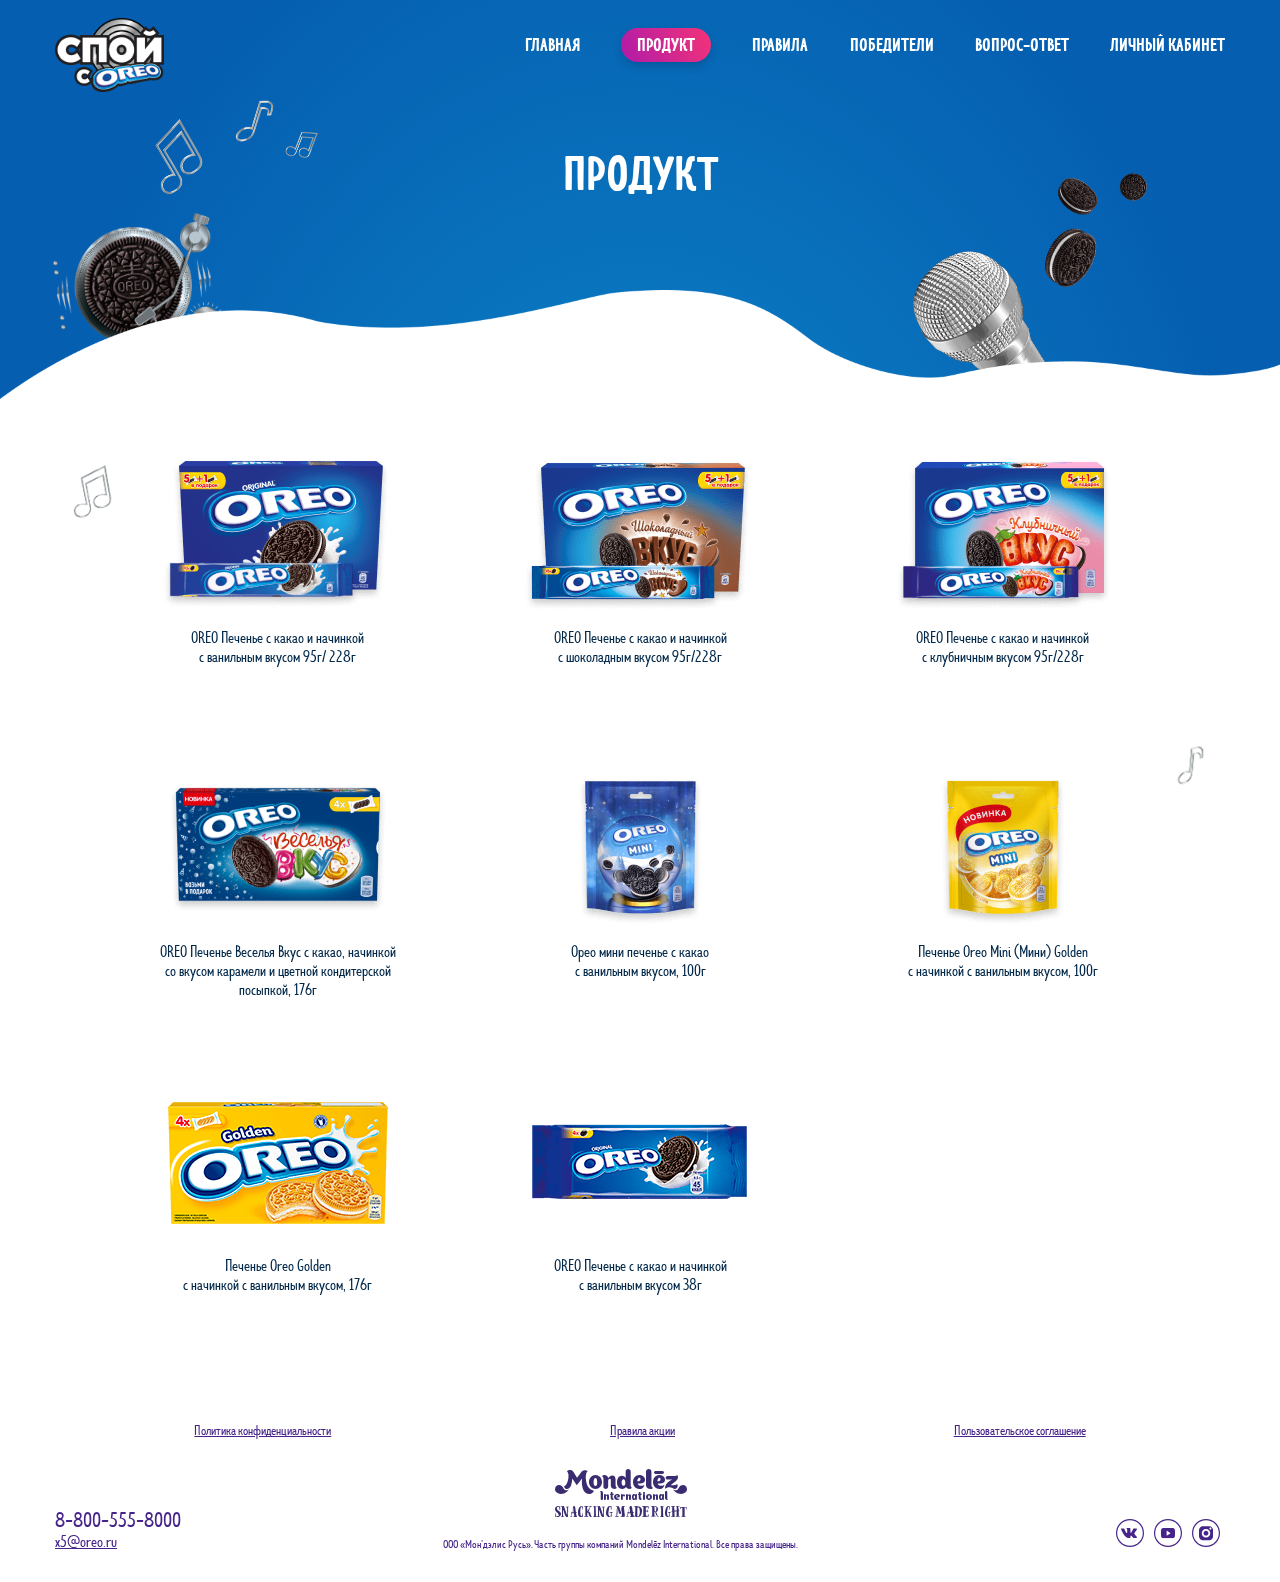
<file: product.html>
<!DOCTYPE html>
<html lang="en">
<head>
	<meta charset="UTF-8">
	<title>Oreo Lady Gaga</title>
	<meta http-equiv="X-UA-Compatible" content="IE=edge">
    <meta name="viewport" content="width=device-width, initial-scale=1.0, maximum-scale=1.0, minimum-scale=1.0, user-scalable=no">
    <meta name="format-detection" content="telephone=no">
    <link rel="icon" href="favicon.ico">
	<link rel="stylesheet" href="fonts/stylesheet.css">
	<link rel="stylesheet" href="libs/select2/select2.min.css">
	<link rel="stylesheet" href="libs/scrollbar/jquery.scrollbar.css">
	<link rel="stylesheet" href="css/styles.css">
	<!--[if lte IE 9]>
    <script src="http://phpbbex.com/oldies/oldies.js" charset="utf-8"></script>
    <script src="https://oss.maxcdn.com/html5shiv/3.7.3/html5shiv.min.js"></script>
    <script src="https://oss.maxcdn.com/respond/1.4.2/respond.min.js"></script>
    <![endif]-->
</head>
<body>
	<div class="wrapper">
		<div class="content">
			<header>
				<div class="menu">
					<a href="index.html" class="logo">
						<img src="img/logo.png" alt="Спой с орео">
					</a>
					<a href="#!" class="burger"></a>
					<nav class="menu-links">
						<a href="index.html" class="logo mobile-visible">
							<img src="img/logo.png" alt="Спой с орео">
						</a>
						<a href="index.html" class="menu-link">Главная</a>
						<a href="product.html" class="menu-link active">Продукт</a>
						<a href="#!" class="menu-link" target="_blank">Правила</a>
						<a href="winners.html" class="menu-link">Победители</a>
						<a href="faq.html" class="menu-link">Вопрос-ответ</a>
						<a href="lk.html" class="menu-link pop-op" data-popup="auth">Личный кабинет</a>
					</nav>
				</div>
			</header>
			<div class="inner-page-top">
				<div class="inner-decor1 desktop-visible"></div>
				<div class="inner-decor2"></div>
				<div class="inner-mic-decor desktop-visible"></div>
				<div class="player">
					<div class="oreo"></div>
				</div>
				<div class="inner-page-title title">Продукт</div>
			</div>
			<section class="inner-page product-page">
				<div class="container">
					<div class="inner-note-decor1 desktop-visible"></div>
					<div class="inner-note-decor2 desktop-visible"></div>
					<div class="products">
						<div class="product">
							<div class="product-img">
								<img srcset="img/products/1.png 1x, img/products/1@2x.png 2x" alt="OREO Печенье с какао и начинкой с ванильным вкусом 95г/ 228г">
							</div>
							<div class="product-name">OREO Печенье с какао и начинкой <br>с ванильным вкусом 95г/ 228г</div>
						</div>
						<div class="product">
							<div class="product-img">
								<img srcset="img/products/2.png 1x, img/products/2@2x.png 2x" alt="OREO Печенье с какао и начинкой с шоколадным вкусом 95г/228г">
							</div>
							<div class="product-name">OREO Печенье с какао и начинкой <br>с шоколадным вкусом 95г/228г</div>
						</div>
						<div class="product">
							<div class="product-img">
								<img srcset="img/products/3.png 1x, img/products/3@2x.png 2x" alt="OREO Печенье с какао и начинкой с клубничным вкусом 95г/228г">
							</div>
							<div class="product-name">OREO Печенье с какао и начинкой <br>с клубничным вкусом 95г/228г</div>
						</div>
						<div class="product">
							<div class="product-img">
								<img srcset="img/products/4.png 1x, img/products/4@2x.png 2x" alt="OREO Печенье Веселья Вкус с какао, начинкой со вкусом карамели и цветной кондитерской посыпкой, 176г">
							</div>
							<div class="product-name">OREO Печенье Веселья Вкус с какао, начинкой <br>со вкусом карамели и цветной кондитерской посыпкой, 176г</div>
						</div>
						<div class="product">
							<div class="product-img">
								<img srcset="img/products/5.png 1x, img/products/5@2x.png 2x" alt="Орео мини печенье с какао с ванильным вкусом, 100г">
							</div>
							<div class="product-name">Орео мини печенье с какао <br>с ванильным вкусом, 100г</div>
						</div>
						<div class="product">
							<div class="product-img">
								<img srcset="img/products/6.png 1x, img/products/6@2x.png 2x" alt="Печенье Oreo Mini (Мини) Golden с начинкой с ванильным вкусом, 100г">
							</div>
							<div class="product-name">Печенье Oreo Mini (Мини) Golden <br>с начинкой с ванильным вкусом, 100г</div>
						</div>
						<div class="product">
							<div class="product-img">
								<img srcset="img/products/7.png 1x, img/products/7@2x.png 2x" alt="Печенье Oreo Golden с начинкой с ванильным вкусом, 176г">
							</div>
							<div class="product-name">Печенье Oreo Golden <br>с начинкой с ванильным вкусом, 176г</div>
						</div>
						<div class="product">
							<div class="product-img">
								<img srcset="img/products/8.png 1x, img/products/8@2x.png 2x" alt="OREO Печенье с какао и начинкой с ванильным вкусом 38г">
							</div>
							<div class="product-name">OREO Печенье с какао и начинкой <br>с ванильным вкусом 38г</div>
						</div>
						<div class="product"></div>
					</div>
				</div>
			</section>
		</div>
		<footer>
			<div class="container">
				<div class="footer-links">
					<a href="https://ru.mondelezinternational.com/privacy-policy" class="link" target="_blank">Политика конфиденциальности</a>
					<a href="#!" class="link" target="_blank">Правила акции</a>
					<a href="https://ru.mondelezinternational.com/legal-notices" class="link" target="_blank">Пользовательское соглашение</a>
				</div>
				<div class="footer-wrapper">
					<div class="footer-contacts">
						<a href="tel:8-800-555-8000" class="footer-phone invert-link">8-800-555-8000</a>
						<a href="mailto:x5@oreo.ru" class="footer-mail link">x5@oreo.ru</a>
					</div>
					<div class="footer-copyright">
						<div class="mndlz">
							<img src="img/mndlz.svg" alt="ООО «Мон’дэлис Русь»">
						</div>
						<div class="copyright">ООО «Мон’дэлис Русь». Часть группы компаний Mondelēz International. Все права защищены.</div>
					</div>
					<div class="footer-socials">
						<a href="#!" target="_blank">
							<img src="img/vk.svg" alt="Вконтакте">
						</a>
						<a href="#!" target="_blank">
							<img src="img/yt.svg" alt="Youtube">
						</a>
						<a href="#!" target="_blank">
							<img src="img/inst.svg" alt="Instagram">
						</a>
					</div>
				</div>
			</div>
		</footer>
	</div>
	<div class="popups">
		<div id="auth" class="popup">
			<div class="popup__wrap">
				<a href="#!" class="close-popup js-close-popup">
					<svg width="16" height="16" viewBox="0 0 16 16" fill="none" xmlns="http://www.w3.org/2000/svg">
						<path d="M14 2L2 14" stroke="white" stroke-width="3" stroke-linecap="round" stroke-linejoin="round"/>
						<path d="M2 2L14 14" stroke="white" stroke-width="3" stroke-linecap="round" stroke-linejoin="round"/>
					</svg>
				</a>
                <div class="popup__inner">
                    <div class="popup__title">Вход</div>
                    <div class="popup__desc">Введите номер телефона <br>в формате 79** ******* или e-mail</div>
                    <div class="popup__error"></div>
                    <form class="popup-form">
                    	<div class="input-field">
                    		<input type="text" name="phone" placeholder="Номер телефона или e-mail" required>
                    	</div>
                    	<div class="input-field mb30">
                    		<input type="password" name="password" class="pwd-input" placeholder="Пароль" required>
                    		<a href="#!" class="link restore-link pop-op" data-popup="restore-password">Забыли пароль?</a>
                    	</div>
                    	<div class="btn-wrapper">
							<button class="btn popup-btn">Войти</button>
						</div>
                    </form>
                    <div class="reg-text">
                    	Если вы впервые <br>на сайте, то вам необходимо
                    	<a href="#!" class="link popup-link pop-op" data-popup="reg">Зарегистрироваться</a>
                    </div>
                </div>
            </div>
		</div>
		<div id="reg" class="popup long-popup">
			<div class="popup__wrap">
				<a href="#!" class="close-popup js-close-popup">
					<svg width="16" height="16" viewBox="0 0 16 16" fill="none" xmlns="http://www.w3.org/2000/svg">
						<path d="M14 2L2 14" stroke="white" stroke-width="3" stroke-linecap="round" stroke-linejoin="round"/>
						<path d="M2 2L14 14" stroke="white" stroke-width="3" stroke-linecap="round" stroke-linejoin="round"/>
					</svg>
				</a>
                <div class="popup__inner">
                    <div class="popup__title">Регистрация</div>
                    <div class="popup__error"></div>
                    <form class="popup-form">
                    	<div class="input-field">
                    		<input type="text" name="fio" placeholder="Ф.И.О." required>
                    	</div>
                    	<div class="input-field">
                    		<input type="text" name="email" placeholder="E-mail" required>                    		
                    	</div>
                    	<div class="input-field">
                    		<input type="text" name="phone" class="phone-mask" placeholder="Телефон" required>                    		
                    	</div>
                    	<div class="input-field mb30">
                    		<div class="select image-select">
                    			<select name="oreoji" data-placeholder="Выбрать портрет">
									<option value="Выбрать портрет" data-image="img/avatars/default.svg">Выбрать портрет</option>
									<option value="Выбрать портрет" data-image="img/avatars/01.svg">Выбрать портрет</option>
									<option value="Выбрать портрет" data-image="img/avatars/02.svg">Выбрать портрет</option>
									<option value="Выбрать портрет" data-image="img/avatars/03.svg">Выбрать портрет</option>
									<option value="Выбрать портрет" data-image="img/avatars/04.svg">Выбрать портрет</option>
									<option value="Выбрать портрет" data-image="img/avatars/05.svg">Выбрать портрет</option>
									<option value="Выбрать портрет" data-image="img/avatars/07.svg">Выбрать портрет</option>
									<option value="Выбрать портрет" data-image="img/avatars/08.svg">Выбрать портрет</option>
									<option value="Выбрать портрет" data-image="img/avatars/09.svg">Выбрать портрет</option>
									<option value="Выбрать портрет" data-image="img/avatars/10.svg">Выбрать портрет</option>
									<option value="Выбрать портрет" data-image="img/avatars/11.svg">Выбрать портрет</option>
									<option value="Выбрать портрет" data-image="img/avatars/12.svg">Выбрать портрет</option>
									<option value="Выбрать портрет" data-image="img/avatars/13.svg">Выбрать портрет</option>
									<option value="Выбрать портрет" data-image="img/avatars/14.svg">Выбрать портрет</option>
									<option value="Выбрать портрет" data-image="img/avatars/15.svg">Выбрать портрет</option>
									<option value="Выбрать портрет" data-image="img/avatars/16.svg">Выбрать портрет</option>
									<option value="Выбрать портрет" data-image="img/avatars/17.svg">Выбрать портрет</option>
									<option value="Выбрать портрет" data-image="img/avatars/18.svg">Выбрать портрет</option>
									<option value="Выбрать портрет" data-image="img/avatars/19.svg">Выбрать портрет</option>
									<option value="Выбрать портрет" data-image="img/avatars/20.svg">Выбрать портрет</option>
								</select>
                    		</div>                  		
                    	</div>
                    	<div class="popup__desc">Введите символы с картинки</div>
                    	<div class="captcha-wrap mb20">
                    		<div class="popup__error"></div>
                    		<div class="captcha-field">
                    			<img src="img/captcha.png" alt="" style="mix-blend-mode: multiply;"> <!-- убрать mix-blend-mode для капчи без белого фона -->
                    			<a href="#!" class="reload-captcha"></a>
                    		</div>
                    		<div class="input-field">
	                    		<input type="text" name="captcha" required>
	                    	</div>
                    	</div>
                    	<div class="checkbox-wrapper">
							<div class="input-field checkbox-field">
	                            <label for="check-rules" class="checkbox">
	                                <input id="check-rules" name="check-rules" type="checkbox" required>
	                                <span class="checkmark"></span>
	                                <span class="checkbox-text">Я согласен с <a href="#!" class="rules-link link" target="_blank">Правилами акции</a></span>
	                            </label> 
	                        </div>
	                        <div class="input-field checkbox-field">
	                            <label for="check-data" class="checkbox">
	                                <input id="check-data" name="check-data" type="checkbox" required>
	                                <span class="checkmark"></span>
	                                <span class="checkbox-text">Я согласен на обработку моих <a href="#!" class="rules-link link" target="_blank">персональных данных</a></span>
	                            </label> 
	                        </div>
	                        <div class="input-field checkbox-field">
	                            <label for="check-mndlz" class="checkbox">
	                                <input id="check-mndlz" name="check-mndlz" type="checkbox" required>
	                                <span class="checkmark"></span>
	                                <span class="checkbox-text">Я согласен получать рассылки по акциям Mondelez</span>
	                            </label> 
	                        </div>
						</div>
						<div class="btn-wrapper">
							<!-- <button class="btn popup-btn">Отправить</button> -->
							<a href="#!" class="btn popup-btn pop-op" data-popup="reg-success">Отправить</a>
						</div>
                    </form>
                </div>
            </div>
		</div>
		<div id="reg-success" class="popup">
			<div class="popup__wrap">
				<a href="#!" class="close-popup js-close-popup">
					<svg width="16" height="16" viewBox="0 0 16 16" fill="none" xmlns="http://www.w3.org/2000/svg">
						<path d="M14 2L2 14" stroke="white" stroke-width="3" stroke-linecap="round" stroke-linejoin="round"/>
						<path d="M2 2L14 14" stroke="white" stroke-width="3" stroke-linecap="round" stroke-linejoin="round"/>
					</svg>
				</a>
                <div class="popup__inner">
                	<div class="popup__title">Регистрация пройдена</div>
                    <div class="popup__desc">Пароль для входа на сайт отправлен на номер телефона указанный при регистрации</div>
                    <div class="btn-wrapper">
						<a href="#!" class="btn popup-btn pop-op" data-popup="auth">Войти</a>
					</div>
                </div>
            </div>
		</div>
		<div id="restore-password" class="popup">
			<div class="popup__wrap">
				<a href="#!" class="close-popup js-close-popup">
					<svg width="16" height="16" viewBox="0 0 16 16" fill="none" xmlns="http://www.w3.org/2000/svg">
						<path d="M14 2L2 14" stroke="white" stroke-width="3" stroke-linecap="round" stroke-linejoin="round"/>
						<path d="M2 2L14 14" stroke="white" stroke-width="3" stroke-linecap="round" stroke-linejoin="round"/>
					</svg>
				</a>
                <div class="popup__inner">
                    <div class="popup__title">Сброс пароля</div>
                    <form class="popup-form">
                    	<div class="popup__desc before-send">Введите свой телефон для восстановления пароля<br><br>Мы отправим смс с паролем</div>
                    	<div class="popup__desc after-send" style="display: none;">Пароль был отправлен в смс-сообщении</div>
                    	<div class="input-field">
                    		<input type="text" name="phone" class="phone-mask" placeholder="Телефон" required>
                    	</div>
                    	<div class="input-field mb30">
							<span class="clock-text" style="display: none;">Можно отправить повторно через <span class="clock"></span></span>
                    	</div>
                    	<div class="btn-wrapper">
							<button class="btn popup-btn">Отправить</button>
						</div>
                    </form>
                </div>
            </div>
		</div>
		<div id="store" class="popup">
			<div class="popup__wrap">
				<a href="#!" class="close-popup js-close-popup">
					<svg width="16" height="16" viewBox="0 0 16 16" fill="none" xmlns="http://www.w3.org/2000/svg">
						<path d="M14 2L2 14" stroke="white" stroke-width="3" stroke-linecap="round" stroke-linejoin="round"/>
						<path d="M2 2L14 14" stroke="white" stroke-width="3" stroke-linecap="round" stroke-linejoin="round"/>
					</svg>
				</a>
                <div class="popup__inner">
                    <div class="popup__title">Выберите сеть</div>
                    <div class="btn-wrapper mb20">
                    	<a href="#!" class="btn-store pop-op" data-popup="check-upload">
                    		<img src="img/btn-5ka.svg" alt="">
                    	</a>
                    </div>
                    <div class="btn-wrapper">
                    	<a href="#!" class="btn-store pop-op" data-popup="check-upload">
                    		<img src="img/btn-perek.svg" alt="">
                    	</a>
                    </div>
                </div>
            </div>
		</div>
		<div id="check-upload" class="popup">
			<div class="popup__wrap">
				<a href="#!" class="close-popup js-close-popup">
					<svg width="16" height="16" viewBox="0 0 16 16" fill="none" xmlns="http://www.w3.org/2000/svg">
						<path d="M14 2L2 14" stroke="white" stroke-width="3" stroke-linecap="round" stroke-linejoin="round"/>
						<path d="M2 2L14 14" stroke="white" stroke-width="3" stroke-linecap="round" stroke-linejoin="round"/>
					</svg>
				</a>
                <div class="popup__inner">
                    <div class="popup__title">Загрузка чека</div>
                    <div class="iframe-wrap">
                        <!-- <iframe src="https://checkservice.emg.ru/Upload?id=630b7ffa-2815-4c9b-96f8-b485c73a1ed9&participantId=1&hash=1958d3842a1595b11ec2c7ed5e9e6305" class="iframe" frameborder="0"></iframe> -->
                    </div>
                </div>
            </div>
		</div>
	</div>
	<script src="libs/jquery-3.5.1.min.js"></script>
	<script src="libs/select2/select2.min.js"></script>
	<script src="libs/jquery.validate.min.js"></script>
	<script src="libs/scrollbar/jquery.scrollbar.min.js"></script>
	<script src="libs/jquery.inputmask.min.js"></script>
	<script src="libs/jquery.countdown.min.js"></script>
	<script src="libs/slick.min.js"></script>
	<script src="js/scripts.js"></script>
</body>
</html>
</file>
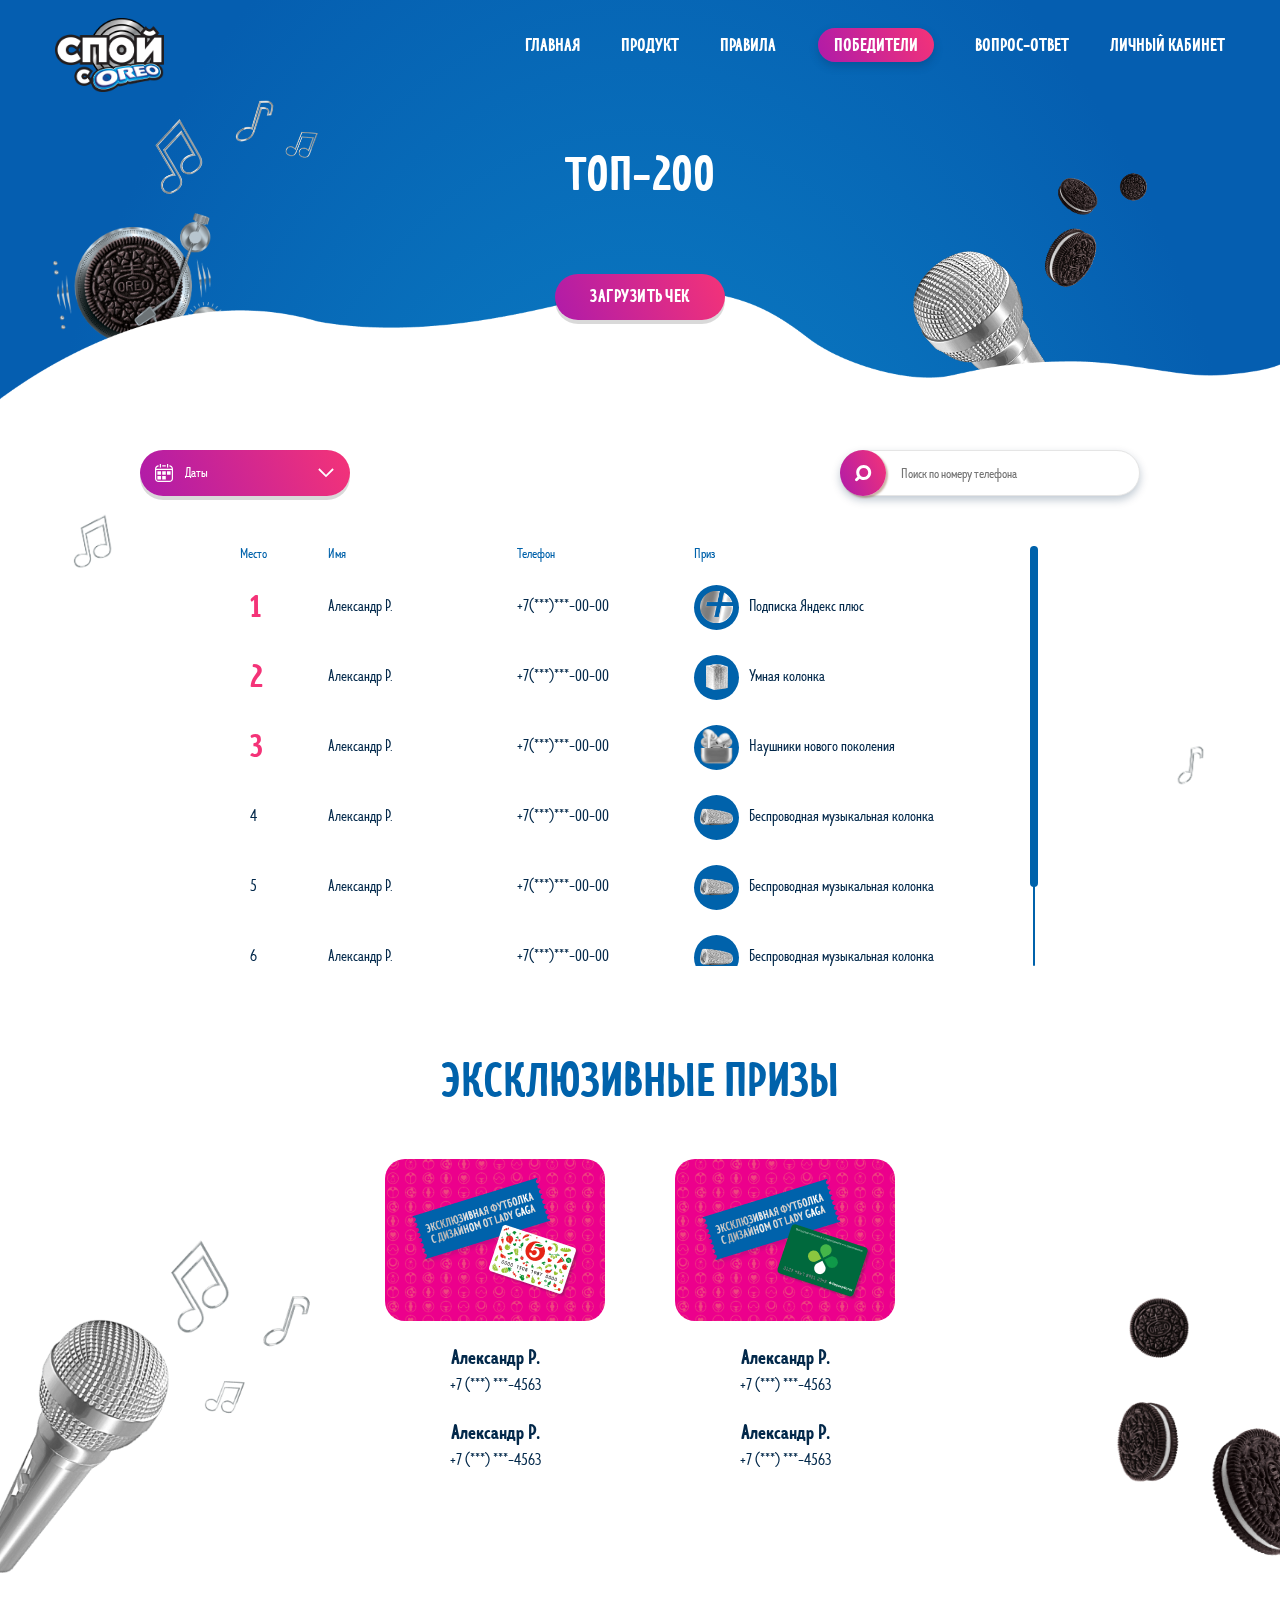
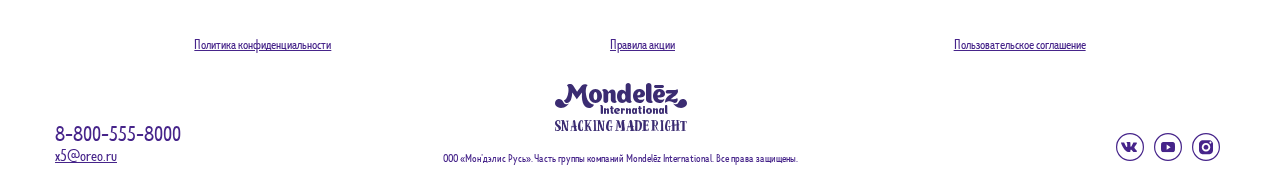
<file: winners.html>
<!DOCTYPE html>
<html lang="en">
<head>
	<meta charset="UTF-8">
	<title>Oreo Lady Gaga</title>
	<meta http-equiv="X-UA-Compatible" content="IE=edge">
    <meta name="viewport" content="width=device-width, initial-scale=1.0, maximum-scale=1.0, minimum-scale=1.0, user-scalable=no">
    <meta name="format-detection" content="telephone=no">
    <link rel="icon" href="favicon.ico">
	<link rel="stylesheet" href="fonts/stylesheet.css">
	<link rel="stylesheet" href="libs/select2/select2.min.css">
	<link rel="stylesheet" href="libs/scrollbar/jquery.scrollbar.css">
	<link rel="stylesheet" href="css/styles.css">
	<!--[if lte IE 9]>
    <script src="http://phpbbex.com/oldies/oldies.js" charset="utf-8"></script>
    <script src="https://oss.maxcdn.com/html5shiv/3.7.3/html5shiv.min.js"></script>
    <script src="https://oss.maxcdn.com/respond/1.4.2/respond.min.js"></script>
    <![endif]-->
</head>
<body>
	<div class="wrapper">
		<div class="content">
			<header>
				<div class="menu">
					<a href="index.html" class="logo">
						<img src="img/logo.png" alt="Спой с орео">
					</a>
					<a href="#!" class="burger"></a>
					<nav class="menu-links">
						<a href="index.html" class="logo mobile-visible">
							<img src="img/logo.png" alt="Спой с орео">
						</a>
						<a href="index.html" class="menu-link">Главная</a>
						<a href="product.html" class="menu-link">Продукт</a>
						<a href="#!" class="menu-link" target="_blank">Правила</a>
						<a href="winners.html" class="menu-link active">Победители</a>
						<a href="faq.html" class="menu-link">Вопрос-ответ</a>
						<a href="lk.html" class="menu-link pop-op" data-popup="auth">Личный кабинет</a>
					</nav>
				</div>
			</header>
			<div class="inner-page-top">
				<div class="inner-decor1 desktop-visible"></div>
				<div class="inner-decor2"></div>
				<div class="inner-mic-decor desktop-visible"></div>
				<div class="player">
					<div class="oreo"></div>
				</div>
				<div class="inner-page-title title">Топ-200</div>
				<div class="btn-wrapper code-btn-wrapper">
					<a href="#!" class="btn code-btn pop-op" data-popup="store">Загрузить чек</a>
				</div>
			</div>
			<section class="inner-page winners-page">
				<div class="winners-decor3 desktop-visible"></div>
				<div class="winners-decor6 desktop-visible"></div>
				<div class="container">
					<div class="inner-note-decor1 desktop-visible"></div>
					<div class="inner-note-decor2 desktop-visible"></div>
					<div class="filters">
						<div class="date-filter">
							<div class="select">
								<select name="monthly" data-placeholder="Даты">
									<option value=""></option>
									<option value="1">15.10.21 - 20.10.21</option>
									<option value="2">16.10.21 - 21.10.21</option>
									<option value="3">17.10.21 - 22.10.21</option>
									<option value="4">18.10.21 - 23.10.21</option>
								</select>
							</div>
						</div>
						<form class="input-field phone-filter">
                    		<input type="text" name="phone" class="phone-mask" placeholder="Поиск по номеру телефона">
                    		<button class="search"></button>
                    	</form>
					</div>
					<div class="winners">
						<div class="table-wrapper winners-table">
							<table>
								<thead>
									<tr>
										<th>Место</th>
										<th class="desktop-visible">Имя</th>
										<th class="desktop-visible">Телефон</th>
										<th class="mobile-visible">Победитель</th>
										<th>Приз</th>
									</tr>
								</thead>
								<tbody>
									<tr>
										<td><span class="top3">1</span></td>
										<td class="desktop-visible">Александр Р.</td>
										<td class="desktop-visible">+7(***)***-00-00</td>
										<td class="mobile-visible">
											<div class="winners-name">Александр Р.</div>
											+7(***)***-00-00 <br>
										</td>
										<td class="prize-td">
											<div class="winners-prize">
												<img srcset="img/prizes/ya-icon.png 1x, img/prizes/ya-icon@2x.png 2x" alt="Подписка Яндекс плюс" title="Подписка Яндекс плюс">
											</div>
											<div class="winners-prize-info">
												<div class="winners-prize-title">Подписка Яндекс плюс</div>
											</div>
										</td>
									</tr>
									<tr>
										<td><span class="top3">2</span></td>
										<td class="desktop-visible">Александр Р.</td>
										<td class="desktop-visible">+7(***)***-00-00</td>
										<td class="mobile-visible">
											<div class="winners-name">Александр Р.</div>
											+7(***)***-00-00 <br>
										</td>
										<td class="prize-td">
											<div class="winners-prize">
												<img srcset="img/prizes/ya_station-icon.png 1x, img/prizes/ya_station-icon@2x.png 2x" alt="Умная колонка" title="Умная колонка">
											</div>
											<div class="winners-prize-info">
												<div class="winners-prize-title">Умная колонка</div>
											</div>
										</td>
									</tr>
									<tr>
										<td><span class="top3">3</span></td>
										<td class="desktop-visible">Александр Р.</td>
										<td class="desktop-visible">+7(***)***-00-00</td>
										<td class="mobile-visible">
											<div class="winners-name">Александр Р.</div>
											+7(***)***-00-00 <br>
										</td>
										<td class="prize-td">
											<div class="winners-prize">
												<img src="img/prizes/airpodspro.png" alt="Наушники нового поколения" title="Наушники нового поколения">
											</div>
											<div class="winners-prize-info">
												<div class="winners-prize-title">Наушники нового поколения</div>
											</div>
										</td>
									</tr>
									<tr>
										<td>4</td>
										<td class="desktop-visible">Александр Р.</td>
										<td class="desktop-visible">+7(***)***-00-00</td>
										<td class="mobile-visible">
											<div class="winners-name">Александр Р.</div>
											+7(***)***-00-00 <br>
										</td>
										<td class="prize-td">
											<div class="winners-prize">
												<img srcset="img/prizes/jbl-icon.png 1x, img/prizes/jbl-icon@2x.png 2x" alt="Беспроводная музыкальная колонка" title="Беспроводная музыкальная колонка">
											</div>
											<div class="winners-prize-info">
												<div class="winners-prize-title">Беспроводная музыкальная колонка</div>
											</div>
										</td>
									</tr>
									<tr>
										<td>5</td>
										<td class="desktop-visible">Александр Р.</td>
										<td class="desktop-visible">+7(***)***-00-00</td>
										<td class="mobile-visible">
											<div class="winners-name">Александр Р.</div>
											+7(***)***-00-00 <br>
										</td>
										<td class="prize-td">
											<div class="winners-prize">
												<img srcset="img/prizes/jbl-icon.png 1x, img/prizes/jbl-icon@2x.png 2x" alt="Беспроводная музыкальная колонка" title="Беспроводная музыкальная колонка">
											</div>
											<div class="winners-prize-info">
												<div class="winners-prize-title">Беспроводная музыкальная колонка</div>
											</div>
										</td>
									</tr>
									<tr>
										<td>6</td>
										<td class="desktop-visible">Александр Р.</td>
										<td class="desktop-visible">+7(***)***-00-00</td>
										<td class="mobile-visible">
											<div class="winners-name">Александр Р.</div>
											+7(***)***-00-00 <br>
										</td>
										<td class="prize-td">
											<div class="winners-prize">
												<img srcset="img/prizes/jbl-icon.png 1x, img/prizes/jbl-icon@2x.png 2x" alt="Беспроводная музыкальная колонка" title="Беспроводная музыкальная колонка">
											</div>
											<div class="winners-prize-info">
												<div class="winners-prize-title">Беспроводная музыкальная колонка</div>
											</div>
										</td>
									</tr>
									<tr>
										<td>7</td>
										<td class="desktop-visible">Александр Р.</td>
										<td class="desktop-visible">+7(***)***-00-00</td>
										<td class="mobile-visible">
											<div class="winners-name">Александр Р.</div>
											+7(***)***-00-00 <br>
										</td>
										<td class="prize-td">
											<div class="winners-prize">
												<img srcset="img/prizes/jbl-icon.png 1x, img/prizes/jbl-icon@2x.png 2x" alt="Беспроводная музыкальная колонка" title="Беспроводная музыкальная колонка">
											</div>
											<div class="winners-prize-info">
												<div class="winners-prize-title">Беспроводная музыкальная колонка</div>
											</div>
										</td>
									</tr>
								</tbody>
							</table>
						</div>
					</div>
					<div class="title">Эксклюзивные призы</div>
					<div class="winners-exclusive-wrapper">
						<div class="winners-exclusive">
							<div class="winners-exclusive-img">
								<img srcset="img/exclusive-5ka.png 1x, img/exclusive-5ka@2x.png 2x" alt="ФУТБОЛКА с дизайном от Lady Gaga и подарочная карта «Пятёрочка»">
							</div>
							<div class="winners-exclusive-info">
								<div class="winners-exclusive-name">Александр Р.</div>
								<div class="winners-exclusive-phone">+7 (***) ***-4563</div>
							</div>
							<div class="winners-exclusive-info">
								<div class="winners-exclusive-name">Александр Р.</div>
								<div class="winners-exclusive-phone">+7 (***) ***-4563</div>
							</div>
						</div>
						<div class="winners-exclusive">
							<div class="winners-exclusive-img">
								<img srcset="img/exclusive-perek.png 1x, img/exclusive-perek@2x.png 2x" alt="ФУТБОЛКА с дизайном от Lady Gaga и подарочная карта «Перекрёсток»">
							</div>
							<div class="winners-exclusive-info">
								<div class="winners-exclusive-name">Александр Р.</div>
								<div class="winners-exclusive-phone">+7 (***) ***-4563</div>
							</div>
							<div class="winners-exclusive-info">
								<div class="winners-exclusive-name">Александр Р.</div>
								<div class="winners-exclusive-phone">+7 (***) ***-4563</div>
							</div>
						</div>
					</div>
				</div>
			</section>
		</div>
		<footer>
			<div class="container">
				<div class="footer-links">
					<a href="https://ru.mondelezinternational.com/privacy-policy" class="link" target="_blank">Политика конфиденциальности</a>
					<a href="#!" class="link" target="_blank">Правила акции</a>
					<a href="https://ru.mondelezinternational.com/legal-notices" class="link" target="_blank">Пользовательское соглашение</a>
				</div>
				<div class="footer-wrapper">
					<div class="footer-contacts">
						<a href="tel:8-800-555-8000" class="footer-phone invert-link">8-800-555-8000</a>
						<a href="mailto:x5@oreo.ru" class="footer-mail link">x5@oreo.ru</a>
					</div>
					<div class="footer-copyright">
						<div class="mndlz">
							<img src="img/mndlz.svg" alt="ООО «Мон’дэлис Русь»">
						</div>
						<div class="copyright">ООО «Мон’дэлис Русь». Часть группы компаний Mondelēz International. Все права защищены.</div>
					</div>
					<div class="footer-socials">
						<a href="#!" target="_blank">
							<img src="img/vk.svg" alt="Вконтакте">
						</a>
						<a href="#!" target="_blank">
							<img src="img/yt.svg" alt="Youtube">
						</a>
						<a href="#!" target="_blank">
							<img src="img/inst.svg" alt="Instagram">
						</a>
					</div>
				</div>
			</div>
		</footer>
	</div>
	<div class="popups">
		<div id="auth" class="popup">
			<div class="popup__wrap">
				<a href="#!" class="close-popup js-close-popup">
					<svg width="16" height="16" viewBox="0 0 16 16" fill="none" xmlns="http://www.w3.org/2000/svg">
						<path d="M14 2L2 14" stroke="white" stroke-width="3" stroke-linecap="round" stroke-linejoin="round"/>
						<path d="M2 2L14 14" stroke="white" stroke-width="3" stroke-linecap="round" stroke-linejoin="round"/>
					</svg>
				</a>
                <div class="popup__inner">
                    <div class="popup__title">Вход</div>
                    <div class="popup__desc">Введите номер телефона <br>в формате 79** ******* или e-mail</div>
                    <div class="popup__error"></div>
                    <form class="popup-form">
                    	<div class="input-field">
                    		<input type="text" name="phone" placeholder="Номер телефона или e-mail" required>
                    	</div>
                    	<div class="input-field mb30">
                    		<input type="password" name="password" class="pwd-input" placeholder="Пароль" required>
                    		<a href="#!" class="link restore-link pop-op" data-popup="restore-password">Забыли пароль?</a>
                    	</div>
                    	<div class="btn-wrapper">
							<button class="btn popup-btn">Войти</button>
						</div>
                    </form>
                    <div class="reg-text">
                    	Если вы впервые <br>на сайте, то вам необходимо
                    	<a href="#!" class="link popup-link pop-op" data-popup="reg">Зарегистрироваться</a>
                    </div>
                </div>
            </div>
		</div>
		<div id="reg" class="popup long-popup">
			<div class="popup__wrap">
				<a href="#!" class="close-popup js-close-popup">
					<svg width="16" height="16" viewBox="0 0 16 16" fill="none" xmlns="http://www.w3.org/2000/svg">
						<path d="M14 2L2 14" stroke="white" stroke-width="3" stroke-linecap="round" stroke-linejoin="round"/>
						<path d="M2 2L14 14" stroke="white" stroke-width="3" stroke-linecap="round" stroke-linejoin="round"/>
					</svg>
				</a>
                <div class="popup__inner">
                    <div class="popup__title">Регистрация</div>
                    <div class="popup__error"></div>
                    <form class="popup-form">
                    	<div class="input-field">
                    		<input type="text" name="fio" placeholder="Ф.И.О." required>
                    	</div>
                    	<div class="input-field">
                    		<input type="text" name="email" placeholder="E-mail" required>                    		
                    	</div>
                    	<div class="input-field">
                    		<input type="text" name="phone" class="phone-mask" placeholder="Телефон" required>                    		
                    	</div>
                    	<div class="input-field mb30">
                    		<div class="select image-select">
                    			<select name="oreoji" data-placeholder="Выбрать портрет">
									<option value="Выбрать портрет" data-image="img/avatars/default.svg">Выбрать портрет</option>
									<option value="Выбрать портрет" data-image="img/avatars/01.svg">Выбрать портрет</option>
									<option value="Выбрать портрет" data-image="img/avatars/02.svg">Выбрать портрет</option>
									<option value="Выбрать портрет" data-image="img/avatars/03.svg">Выбрать портрет</option>
									<option value="Выбрать портрет" data-image="img/avatars/04.svg">Выбрать портрет</option>
									<option value="Выбрать портрет" data-image="img/avatars/05.svg">Выбрать портрет</option>
									<option value="Выбрать портрет" data-image="img/avatars/07.svg">Выбрать портрет</option>
									<option value="Выбрать портрет" data-image="img/avatars/08.svg">Выбрать портрет</option>
									<option value="Выбрать портрет" data-image="img/avatars/09.svg">Выбрать портрет</option>
									<option value="Выбрать портрет" data-image="img/avatars/10.svg">Выбрать портрет</option>
									<option value="Выбрать портрет" data-image="img/avatars/11.svg">Выбрать портрет</option>
									<option value="Выбрать портрет" data-image="img/avatars/12.svg">Выбрать портрет</option>
									<option value="Выбрать портрет" data-image="img/avatars/13.svg">Выбрать портрет</option>
									<option value="Выбрать портрет" data-image="img/avatars/14.svg">Выбрать портрет</option>
									<option value="Выбрать портрет" data-image="img/avatars/15.svg">Выбрать портрет</option>
									<option value="Выбрать портрет" data-image="img/avatars/16.svg">Выбрать портрет</option>
									<option value="Выбрать портрет" data-image="img/avatars/17.svg">Выбрать портрет</option>
									<option value="Выбрать портрет" data-image="img/avatars/18.svg">Выбрать портрет</option>
									<option value="Выбрать портрет" data-image="img/avatars/19.svg">Выбрать портрет</option>
									<option value="Выбрать портрет" data-image="img/avatars/20.svg">Выбрать портрет</option>
								</select>
                    		</div>                  		
                    	</div>
                    	<div class="popup__desc">Введите символы с картинки</div>
                    	<div class="captcha-wrap mb20">
                    		<div class="popup__error"></div>
                    		<div class="captcha-field">
                    			<img src="img/captcha.png" alt="" style="mix-blend-mode: multiply;"> <!-- убрать mix-blend-mode для капчи без белого фона -->
                    			<a href="#!" class="reload-captcha"></a>
                    		</div>
                    		<div class="input-field">
	                    		<input type="text" name="captcha" required>
	                    	</div>
                    	</div>
                    	<div class="checkbox-wrapper">
							<div class="input-field checkbox-field">
	                            <label for="check-rules" class="checkbox">
	                                <input id="check-rules" name="check-rules" type="checkbox" required>
	                                <span class="checkmark"></span>
	                                <span class="checkbox-text">Я согласен с <a href="#!" class="rules-link link" target="_blank">Правилами акции</a></span>
	                            </label> 
	                        </div>
	                        <div class="input-field checkbox-field">
	                            <label for="check-data" class="checkbox">
	                                <input id="check-data" name="check-data" type="checkbox" required>
	                                <span class="checkmark"></span>
	                                <span class="checkbox-text">Я согласен на обработку моих <a href="#!" class="rules-link link" target="_blank">персональных данных</a></span>
	                            </label> 
	                        </div>
	                        <div class="input-field checkbox-field">
	                            <label for="check-mndlz" class="checkbox">
	                                <input id="check-mndlz" name="check-mndlz" type="checkbox" required>
	                                <span class="checkmark"></span>
	                                <span class="checkbox-text">Я согласен получать рассылки по акциям Mondelez</span>
	                            </label> 
	                        </div>
						</div>
						<div class="btn-wrapper">
							<!-- <button class="btn popup-btn">Отправить</button> -->
							<a href="#!" class="btn popup-btn pop-op" data-popup="reg-success">Отправить</a>
						</div>
                    </form>
                </div>
            </div>
		</div>
		<div id="reg-success" class="popup">
			<div class="popup__wrap">
				<a href="#!" class="close-popup js-close-popup">
					<svg width="16" height="16" viewBox="0 0 16 16" fill="none" xmlns="http://www.w3.org/2000/svg">
						<path d="M14 2L2 14" stroke="white" stroke-width="3" stroke-linecap="round" stroke-linejoin="round"/>
						<path d="M2 2L14 14" stroke="white" stroke-width="3" stroke-linecap="round" stroke-linejoin="round"/>
					</svg>
				</a>
                <div class="popup__inner">
                	<div class="popup__title">Регистрация пройдена</div>
                    <div class="popup__desc">Пароль для входа на сайт отправлен на номер телефона указанный при регистрации</div>
                    <div class="btn-wrapper">
						<a href="#!" class="btn popup-btn pop-op" data-popup="auth">Войти</a>
					</div>
                </div>
            </div>
		</div>
		<div id="restore-password" class="popup">
			<div class="popup__wrap">
				<a href="#!" class="close-popup js-close-popup">
					<svg width="16" height="16" viewBox="0 0 16 16" fill="none" xmlns="http://www.w3.org/2000/svg">
						<path d="M14 2L2 14" stroke="white" stroke-width="3" stroke-linecap="round" stroke-linejoin="round"/>
						<path d="M2 2L14 14" stroke="white" stroke-width="3" stroke-linecap="round" stroke-linejoin="round"/>
					</svg>
				</a>
                <div class="popup__inner">
                    <div class="popup__title">Сброс пароля</div>
                    <form class="popup-form">
                    	<div class="popup__desc before-send">Введите свой телефон для восстановления пароля<br><br>Мы отправим смс с паролем</div>
                    	<div class="popup__desc after-send" style="display: none;">Пароль был отправлен в смс-сообщении</div>
                    	<div class="input-field">
                    		<input type="text" name="phone" class="phone-mask" placeholder="Телефон" required>
                    	</div>
                    	<div class="input-field mb30">
							<span class="clock-text" style="display: none;">Можно отправить повторно через <span class="clock"></span></span>
                    	</div>
                    	<div class="btn-wrapper">
							<button class="btn popup-btn">Отправить</button>
						</div>
                    </form>
                </div>
            </div>
		</div>
		<div id="store" class="popup">
			<div class="popup__wrap">
				<a href="#!" class="close-popup js-close-popup">
					<svg width="16" height="16" viewBox="0 0 16 16" fill="none" xmlns="http://www.w3.org/2000/svg">
						<path d="M14 2L2 14" stroke="white" stroke-width="3" stroke-linecap="round" stroke-linejoin="round"/>
						<path d="M2 2L14 14" stroke="white" stroke-width="3" stroke-linecap="round" stroke-linejoin="round"/>
					</svg>
				</a>
                <div class="popup__inner">
                    <div class="popup__title">Выберите сеть</div>
                    <div class="btn-wrapper mb20">
                    	<a href="#!" class="btn-store pop-op" data-popup="check-upload">
                    		<img src="img/btn-5ka.svg" alt="">
                    	</a>
                    </div>
                    <div class="btn-wrapper">
                    	<a href="#!" class="btn-store pop-op" data-popup="check-upload">
                    		<img src="img/btn-perek.svg" alt="">
                    	</a>
                    </div>
                </div>
            </div>
		</div>
		<div id="check-upload" class="popup">
			<div class="popup__wrap">
				<a href="#!" class="close-popup js-close-popup">
					<svg width="16" height="16" viewBox="0 0 16 16" fill="none" xmlns="http://www.w3.org/2000/svg">
						<path d="M14 2L2 14" stroke="white" stroke-width="3" stroke-linecap="round" stroke-linejoin="round"/>
						<path d="M2 2L14 14" stroke="white" stroke-width="3" stroke-linecap="round" stroke-linejoin="round"/>
					</svg>
				</a>
                <div class="popup__inner">
                    <div class="popup__title">Загрузка чека</div>
                    <div class="iframe-wrap">
                        <!-- <iframe src="https://checkservice.emg.ru/Upload?id=630b7ffa-2815-4c9b-96f8-b485c73a1ed9&participantId=1&hash=1958d3842a1595b11ec2c7ed5e9e6305" class="iframe" frameborder="0"></iframe> -->
                    </div>
                </div>
            </div>
		</div>
	</div>
	<script src="libs/jquery-3.5.1.min.js"></script>
	<script src="libs/select2/select2.min.js"></script>
	<script src="libs/jquery.validate.min.js"></script>
	<script src="libs/scrollbar/jquery.scrollbar.min.js"></script>
	<script src="libs/jquery.inputmask.min.js"></script>
	<script src="libs/jquery.countdown.min.js"></script>
	<script src="libs/slick.min.js"></script>
	<script src="js/scripts.js"></script>
</body>
</html>
</file>
<file: fonts/stylesheet.css>
@font-face {
    font-family: 'Pluto Sans';
    src: url('PlutoSansCondRegular-Italic.eot');
    src: url('PlutoSansCondRegular-Italic.eot?#iefix') format('embedded-opentype'),
        url('PlutoSansCondRegular-Italic.woff2') format('woff2'),
        url('PlutoSansCondRegular-Italic.woff') format('woff');
    font-weight: normal;
    font-style: italic;
}

@font-face {
    font-family: 'Pluto Sans';
    src: url('PlutoSansCondRegular.eot');
    src: url('PlutoSansCondRegular.eot?#iefix') format('embedded-opentype'),
        url('PlutoSansCondRegular.woff2') format('woff2'),
        url('PlutoSansCondRegular.woff') format('woff');
    font-weight: normal;
    font-style: normal;
}

@font-face {
    font-family: 'Pluto Sans';
    src: url('PlutoOreo-Black.eot');
    src: url('PlutoOreo-Black.eot?#iefix') format('embedded-opentype'),
        url('PlutoOreo-Black.woff2') format('woff2'),
        url('PlutoOreo-Black.woff') format('woff');
    font-weight: 900;
    font-style: normal;
}

@font-face {
  font-family: 'TT Limes Sans';
  src: url("TTLimesSans-Light.eot");
  src: url("TTLimesSans-Light.eot?#iefix") format("embedded-opentype"), url("TTLimesSans-Light.woff2") format("woff2"), url("TTLimesSans-Light.woff") format("woff"), url("TTLimesSans-Light.ttf") format("truetype"), url("TTLimesSans-Light.svg#TTLimesSans-Light") format("svg");
  font-weight: 300;
  font-style: normal;
}

@font-face {
  font-family: 'TT Limes Sans';
  src: url("TTLimesSans-Regular.eot");
  src: url("TTLimesSans-Regular.eot?#iefix") format("embedded-opentype"), url("TTLimesSans-Regular.woff2") format("woff2"), url("TTLimesSans-Regular.woff") format("woff"), url("TTLimesSans-Regular.ttf") format("truetype"), url("TTLimesSans-Regular.svg#TTLimesSans-Regular") format("svg");
  font-weight: normal;
  font-style: normal;
}

@font-face {
  font-family: 'TT Limes Sans';
  src: url("TTLimesSans-Bold.eot");
  src: url("TTLimesSans-Bold.eot?#iefix") format("embedded-opentype"), url("TTLimesSans-Bold.woff2") format("woff2"), url("TTLimesSans-Bold.woff") format("woff"), url("TTLimesSans-Bold.ttf") format("truetype"), url("TTLimesSans-Bold.svg#TTLimesSans-Bold") format("svg");
  font-weight: bold;
  font-style: normal;
}
</file>
<file: css/styles.css>
html {
    line-height: 1.15;
    -ms-text-size-adjust: 100%;
    -moz-text-size-adjust: 100%;
    -webkit-text-size-adjust: 100%;
}

html, body, div, span, applet, object, iframe,
h1, h2, h3, h4, h5, h6, p, blockquote, pre,
a, abbr, acronym, address, big, cite, code,
del, dfn, em, img, ins, kbd, q, s, samp,
small, strike, strong, sub, sup, tt, var,
b, u, i, center,
dl, dt, dd, ol, ul, li,
fieldset, form, label, legend,
table, caption, tbody, tfoot, thead, tr, th, td,
article, aside, canvas, details, embed,
figure, figcaption, footer, header, hgroup,
menu, nav, output, ruby, section, summary,
time, mark, audio, video {
	margin: 0;
	padding: 0;
	border: 0;
}

main {
    display: block;
}

ol,
ul {
    list-style: none;
}

b,
strong {
    font-weight: bold;
}

*,
:after,
:before {
    box-sizing: border-box;
}

img {
    max-width: 100%;
    border-style: none;
}

img[width="0"][height="0"] {
    display: none;
}

a {
    color: inherit;
    cursor: pointer;
    background-color: transparent;
    text-decoration: none;
    -webkit-transition: all .2s linear;
    transition: all .2s linear;
}

a:hover,
a:focus {
    text-decoration: none;
}

input,
select,
textarea,
button {
    border: none;
    outline: none;
    border-radius: 0;
    -webkit-appearance: none;
    font-family: inherit;
    font-size: 100%;
    line-height: 1.15;
    margin: 0;
}

textarea {
    overflow: auto;
}

textarea::-webkit-scrollbar {
    width: 0;
}

::-ms-clear {
    display: none;
}

input {
    overflow: visible;
}

button {
    cursor: pointer;
    border: none;
    outline: none;
    overflow: visible;
}

button,
select {
    text-transform: none;
}

button::-moz-focus-inner,
[type="button"]::-moz-focus-inner,
[type="reset"]::-moz-focus-inner,
[type="submit"]::-moz-focus-inner {
    border-style: none;
    padding: 0;
}

button,
[type="button"],
[type="reset"],
[type="submit"] {
    -webkit-appearance: button;
}

[type="checkbox"],
[type="radio"] {
    box-sizing: border-box;
    padding: 0;
}

[type="search"]::-webkit-search-decoration {
    -webkit-appearance: none;
}

[type="search"] {
    -webkit-appearance: textfield;
    outline-offset: -2px;
}

::-webkit-file-upload-button {
    -webkit-appearance: button;
    font: inherit;
}

::-webkit-file-upload-button {
    -webkit-appearance: button;
    font: inherit;
}

input[type=number]::-webkit-inner-spin-button,
input[type=number]::-webkit-outer-spin-button {
    -webkit-appearance: none;
    margin: 0;
}

input[type=number] {
    -moz-appearance: textfield;
}

select::-ms-expand {
    display: none;
}

* {
    box-sizing: border-box;
}

h1, h2, h3, h4, h5, h6, p {
    margin: 0;
}

ul, ol {
    margin: 0;
    padding: 0;
    list-style: none;
}

a {
    color: inherit;
    text-decoration: none;
}

a:hover,
a:focus {
    text-decoration: none;
}

textarea {
    width: 100%;
    resize: none;
    border: none;
    outline: none;
    border-radius: 0;
    scrollbar-width: none;
    -ms-overflow-style: none;
}

label {
    margin: 0;
}

input,
button,
select {
    border: none;
    outline: none;
}

input {
    border-radius: 0;
}

*:focus {
    outline: none;
}

body .mobile-visible {
    display: none;
}

@media (max-width: 1000px) {
    body .mobile-visible {
        display: block;
    }

    body .desktop-visible {
        display: none;
    }
}

.no-scrolling {
	overflow: hidden;
}

.link {
	text-decoration: underline;
}

.link:hover {
	text-decoration: none;
}

.invert-link {
	text-decoration: none;
}

.invert-link:hover {
	text-decoration: underline;
}

body .mb0 {
    margin-bottom: 0;
}

body .mb5 {
    margin-bottom: 5px;
}

body .mb20 {
	margin-bottom: 20px;
}

body .mb30 {
	margin-bottom: 30px;
}

body .mb40 {
    margin-bottom: 40px;
}

body .mb70 {
    margin-bottom: 70px;
}

body .mr50 {
    margin-right: 50px;
}

body .mr70 {
    margin-right: 70px;
}

body .mr150 {
    margin-right: 150px;
}

body .mt20 {
    margin-top: 20px;
}

body .mt30 {
    margin-top: 30px;
}

/*SCROLL ---------------------- */
body .scroll-element,
body .scroll-element div {
    border: none;
    margin: 0;
    padding: 0;
    position: absolute;
    z-index: 1;
}

body .scroll-element div {
    display: block;
    height: 100%;
    left: 0;
    top: 0;
    width: 100%;
}

body .scroll-element.scroll-x {
    bottom: 1px;
    height: 8px;
    left: 0;
    width: 100%;
}

.collection-list.scroll-wrapper>.scroll-content {
    padding-bottom: 10px;
}

body .collection-list .scroll-element.scroll-y {
    display: none;
}

body .scroll-element.scroll-x .scroll-element_track {
    top: 0;
    width: 100%;
    height: 8px;
}

body .scroll-element.scroll-y {
    height: 100%;
    right: 2px;
    top: 0;
    width: 8px;
}

body .scroll-element .scroll-element_outer {
    overflow: visible;
}

body .scroll-element .scroll-element_outer,
body .scroll-element .scroll-element_track,
body .scroll-element .scroll-bar {
    border-radius: 20px;
}

body .scroll-element .scroll-element_track {
    background: #0062AB;
    left: 3px;
    width: 2px;
}

body .lk-page .scroll-element .scroll-element_track {
    background: #fff;
}

body .scroll-element .scroll-bar {
    width: 8px;
    background-color: #0062AB;
    left: 0;
    position: relative;
}

body .lk-page .scroll-element .scroll-bar {
    background: #fff
}

body .scroll-element.scroll-draggable .scroll-bar {
    background-color: #0062AB;
}

body .lk-page .scroll-element.scroll-draggable .scroll-bar {
    background: #fff;
}

body .scroll-element.scroll-x.scroll-scrolly_visible .scroll-element_track {
    left: -12px;
}

body .scroll-element.scroll-y.scroll-scrollx_visible .scroll-element_track {
    top: -12px;
}

body .scroll-element.scroll-x.scroll-scrolly_visible .scroll-element_size {
    left: -12px;
}

body .scroll-element.scroll-y.scroll-scrollx_visible .scroll-element_size {
    top: -12px;
}

/**/

/* Slider */
.slick-slider {
    position: relative;
    display: block;
    box-sizing: border-box;
    -webkit-user-select: none;
    -moz-user-select: none;
    -ms-user-select: none;
    user-select: none;
    -webkit-touch-callout: none;
    -khtml-user-select: none;
    -ms-touch-action: pan-y;
    touch-action: pan-y;
    -webkit-tap-highlight-color: transparent;
}

.slick-slider * {
    outline: none;
}

.slick-list {
    position: relative;
    display: block;
    overflow: hidden;
    margin: 0;
    padding: 0;
}

.slick-list:focus {
    outline: none;
}

.slick-list.dragging {
    cursor: pointer;
    cursor: hand;
}

.slick-slider .slick-track,
.slick-slider .slick-list {
    -webkit-transform: translate3d(0, 0, 0);
    -moz-transform: translate3d(0, 0, 0);
    -ms-transform: translate3d(0, 0, 0);
    -o-transform: translate3d(0, 0, 0);
    transform: translate3d(0, 0, 0);
}

.slick-track {
    position: relative;
    top: 0;
    left: 0;
    display: block;
    margin-left: auto;
    margin-right: auto;
}

.slick-track:before,
.slick-track:after {
    display: table;
    content: '';
}

.slick-track:after {
    clear: both;
}

.slick-loading .slick-track {
    visibility: hidden;
}

.slick-slide {
    display: none;
    float: left;
    height: 100%;
    min-height: 1px;
}

[dir='rtl'] .slick-slide {
    float: right;
}

.slick-slide img {
    display: block;
}

.slick-slide.slick-loading img {
    display: none;
}

.slick-slide.dragging img {
    pointer-events: none;
}

.slick-initialized .slick-slide {
    display: block;
}

.slick-loading .slick-slide {
    visibility: hidden;
}

.slick-vertical .slick-slide {
    display: block;
    height: auto;
    border: 1px solid transparent;
}

.slick-arrow.slick-hidden {
    display: none;
}

.slick-arrow {
    position: absolute;
    top: 0;
    bottom: 0;
    margin: auto;
    font-size: 0;
    z-index: 1;
}

/**/

/* Select2 */
.select {
    max-width: 410px;
    min-width: 140px;
    width: 100%;
    /*margin: 10px auto;*/
}

.select select {
    width: 100%;
}

.select2 {
    z-index: 2;
}

.select2.select2-container--open {
    z-index: 4;
}

.select2-container--open {
    z-index: 3;
}

.select2-container span {
    outline: none;
}

.select2-container .select2-selection--single {
    width: 100%;
    height: 50px;
    padding: 16px 30px 16px 15px;
    border: 1px solid transparent;
    border-radius: 10px;
    box-shadow: 0px 3px 7px rgba(104, 39, 0, 0.25);
}

.select2-container--default .select2-selection--single .select2-selection__rendered {
    color: #02284A;
    font-size: 14px;
    line-height: 1;
    text-align: left;
    padding-left: 0;
}

.select2-container--default .select2-selection--single .select2-selection__placeholder {
    color: rgba(0, 0, 0, .6);
    font-size: 14px;
    line-height: 1;
    font-weight: 300;
}

.select2-container--default .select2-selection--single .select2-selection__arrow {
    width: 12px;
    height: 7px;
    position: absolute;
    top: 0;
    bottom: 0;
    margin: auto;
    right: 15px;
}

.select2-container--default .select2-selection--single .select2-selection__arrow b {
    margin: 0;
    top: 0;
    left: 0;
    border: none;
    width: 12px;
    height: 7px;
    background: url(../img/arrow-down.svg) center no-repeat;
    transition: all .2s linear;
}

.select2-container--default.select2-container--open .select2-selection--single .select2-selection__arrow b {
    transform: rotate(-180deg);
}

.select2-dropdown {
    background: #fff;
    border-radius: 0;
    color: #02284A;
    border: 0;
    box-shadow: 0px 4px 4px rgba(0, 0, 0, 0.12);
}

.select2-container--open .select2-dropdown--below {
    padding-top: 30px;
    top: -30px;
    border-bottom-left-radius: 10px;
    border-bottom-right-radius: 10px;
    border: 1px solid transparent;
    overflow: hidden;
    z-index: 1;
}

.select2-results__options {
    border-radius: 0;
}

.select2-container--default .select2-results>.select2-results__options {
    max-height: 250px;
    padding-top: 10px;
}

.select2-results__option {
    font-size: 14px;
    line-height: 1;
    min-height: 30px;
    padding: 8px 20px 8px 15px;
}

.select2-container--default .select2-results__option[aria-selected=true],
.select2-container--default .select2-results__option--highlighted[aria-selected] {
    background: rgba(255, 245, 104, 0.3);
    color: #02284A;
}
/**/

html,
body {
    height: 100%;
}

body {
    margin: 0;
    color: #0062AB;
    font: normal 16px/19px 'TT Limes Sans', sans-serif;
}

.wrapper {
    display: flex;
    flex-direction: column;
    min-height: 100%;
    background: radial-gradient(49.83% 55.68% at 49.83% 44.32%, #0D87CA 0%, #055EB0 100%);
}

.content {
    flex: 1 0 auto;
    overflow: hidden;
}

.container {
    position: relative;
    max-width: 1160px;
    width: 100%;
    margin: 0 auto;
    padding: 0 15px;
}

header {
    position: relative;
    display: flex;
    flex-direction: column;
    justify-content: center;
    -ms-align-items: center;
    align-items: center;
    width: 100%;
    height: 90px;
    margin: auto;
    z-index: 11;
}

.menu {
	position: relative;
	max-width: 1200px;
	width: 100%;
    margin: 0 auto;
    padding: 0 15px;
}

.logo {
    position: absolute;
    top: -10px;
    left: 15px;
    max-width: 109px;
    width: 100%;
}

.menu-links {
    position: relative;
	max-width: 700px;
	width: 100%;
	margin: 0 0 0 auto;
    display: flex;
    -ms-align-items: center;
    align-items: center;
    justify-content: space-between;
    z-index: 13;
}

.menu-link {
    display: flex;
    align-items: center;
    justify-content: center;
    position: relative;
    font-weight: bold;
    font-size: 18px;
    line-height: 22px;
    text-transform: uppercase;
    color: #fff;
    white-space: nowrap;
    padding: 7px 0 5px;
}

.menu-link.active {
	background: linear-gradient(66.04deg, #AF1BA9 0%, #F43378 100%);
    box-shadow: 0px 4px 8px rgba(2, 40, 74, 0.25);
    border-radius: 60px;
    padding: 7px 16px 5px;
}

.menu-link:hover {
    box-shadow: none;
}

.menu-link::after {
    content: '';
    position: absolute;
    left: 0;
    bottom: -5px;
    width: 0;
    height: 2px;
    background: #fff;
    transition: .2s linear;
}

.menu-link:not(.active):hover::after {
    width: 100%;
}

footer {
    flex: 0 0 auto;
    min-height: 150px;
    background: #fff;
    color: #46248A;
    text-align: center;
    padding: 30px 0;
}

.plug-footer {
    background: transparent;
    color: #fff;
}

footer .container {
    max-width: 1200px;
}

.footer-links {
    display: flex;
    justify-content: space-between;
    width: 100%;
    margin: 0 auto 30px;
    text-align: center;
}

.footer-links a {
    font-size: 14px;
    line-height: 17px;
    color: #46248A;
    margin: 0 auto;
}

.plug-footer .footer-links a {
    color: #fff;
}

.footer-text {
    font-size: 12px;
    line-height: 14px;
    text-align: center;
    max-width: 900px;
    width: 100%;
    margin: 20px auto 60px;
}

.footer-wrapper {
    display: flex;
    -ms-align-items: flex-end;
    align-items: flex-end;
    justify-content: space-between;
}

.footer-contacts a {
    display: block;
    text-align: left;
}

.footer-phone {
    font-size: 21px;
    line-height: 26px;
    color: #46248A;
}

.plug-footer .footer-phone {
    color: #fff;
}

.footer-mail {
    font-size: 16px;
    line-height: 18px;
    color: #46248A;
}

.plug-footer .footer-mail {
    color: #fff;
}

.copyright {
    font-size: 12px;
    line-height: 15px;
    text-align: center;
}

.mndlz {
    margin-bottom: 15px;
}

.footer-socials {
    display: flex;
    justify-content: flex-end;
    max-width: 165px;
    width: 100%;
}

.footer-socials a {
    margin: 0 5px;
}

.title {
    position: relative;
    font-weight: bold;
    font-size: 48px;
    line-height: 53px;
    text-align: center;
    text-transform: uppercase;
}

.popup {
    position: fixed;
    top: 0;
    left: 0;
    bottom: 0;
    right: 0;
    width: 100%;
    background-color: rgba(0, 0, 0, 0.8);
    color: #fff;
    z-index: -1;
    opacity: 0;
    -webkit-transition: all .2s linear;
    transition: all .2s linear;
    display: -webkit-box;
    display: flex;
    -webkit-box-pack: center;
    justify-content: center;
    -webkit-box-align: start;
    align-items: flex-start;
    padding-top: 10%;
    pointer-events: none;
    overflow-y: auto;
    -webkit-overflow-scrolling: touch;
}

.long-popup {
    padding-top: 4%;
}

.js-popup-show {
    z-index: 999;
    opacity: 1;
    pointer-events: visible;
}

.popup__wrap {
    position: relative;
    max-width: 340px;
    width: 100%;
    background: #0062AB;
    text-align: center;
    display: flex;
    flex-direction: column;
    align-items: center;
    position: relative;
    padding: 50px 10px;
    border-radius: 20px;
}

.popup__inner {
    max-width: 340px;
    margin: auto;
    width: 100%;
    text-align: center;
    font-size: 16px;
    line-height: 20px;
}

.popup-form {
    max-width: 290px;
    width: 100%;
    margin: auto;
}

.popup__title {
    font-weight: bold;
    font-size: 30px;
    line-height: 36px;
    text-align: center;
    text-transform: uppercase;
    margin: 0 auto 15px;
}

.popup__error {
    font-size: 13px;
    line-height: 1;
    min-height: 13px;
    color: #EF4581;
    margin-bottom: 5px;
}

.popup__desc {
    font-size: 16px;
    line-height: 20px;
    margin: 0 auto 20px;
}

.popup__error + .popup__desc {
    margin-top: 20px;
}

.popup__desc + .btn-wrapper {
    margin-top: 25px;
}

.link + .btn-wrapper {
    margin-top: 25px;
}

.input-field {
    position: relative;
    width: 100%;
    margin: 0 auto 10px;
}

.input-field:last-child {
    margin-bottom: 0;
}

.input-field input:not([type="checkbox"]),
.input-field textarea {
    width: 100%;
    height: 50px;
    padding-left: 15px;
    border: 1px solid transparent;
    font-family: 'TT Limes Sans';
    font-style: normal;
    font-weight: normal;
    font-size: 14px;
    line-height: 16px;
    color: #02284A;
    background: #fff;
    border-radius: 10px;
    box-shadow: 0px 3px 7px rgba(104, 39, 0, 0.25);
    transition: all .2s linear;
}

.input-field textarea {
    padding-top: 14px;
    height: 140px;
}

.input-field input:focus,
.input-field textarea:focus {
    border: 1px solid rgba(104, 39, 0, 0.25);
}

.checkbox-wrapper {
    margin: 20px auto;
}

.checkbox-field {
    text-align: left;
}

.checkbox {
    padding-left: 30px;
    display: inline-block;
    min-height: 16px;
}

.checkbox input {
    -webkit-appearance: none;
    padding: 0;
    opacity: 0;
    top: 0;
    left: 0;
    width: 16px;
    height: 16px;
    position: absolute;
}

.checkmark {
    position: absolute;
    left: 0;
    width: 16px;
    height: 16px;
    border-radius: 25px;
    background: transparent;
    border: 2px solid #fff;
}

.checkbox input:checked + .checkmark::after {
    content: '';
    position: absolute;
    width: 8px;
    height: 8px;
    top: 0;
    left: 0;
    right: 0;
    bottom: 0;
    margin: auto;
    background: #fff;
    border-radius: 25px;
}

.checkbox-text {
    font-size: 14px;
    display: inline-block;
    vertical-align: bottom;
}

.rules-link {
    color: #EF4581;
}

.input-field input.error[type="checkbox"] ~ .checkbox-text {
    color: #EF4581;
}

.close-popup {
    position: absolute;
    top: 20px;
    right: 25px;
    display: flex;
    -ms-align-items: center;
    align-items: center;
    z-index: 1;
}

.close-popup svg,
.close-popup svg path {
    transition: all .2s linear;
}

.close-popup:hover svg path {
    stroke: #EF4581;
}

span.error {
    position: absolute;
    font-size: 0;
}

.checkbox-wrapper span.error {
    display: none !important;
}

.input-field input.error:not([type="checkbox"]),
.input-field textarea.error,
.input-field select.error + .select2-container .select2-selection--single,
.feedback-form .input-field input.error:not([type="checkbox"]),
.feedback-form .input-field textarea.error {
    color: #EF4581;
    border: 1px solid #EF4581;
}

.input-field input.error[type="checkbox"] ~ .checkbox-text,
.input-field input.error[type="checkbox"] ~ .checkbox-text a {
    color: #EF4581;
}

.clock-text {
    display: block;
    font-size: 14px;
    line-height: 17px;
    opacity: 0.6;
    text-align: center;
}

.pwd-input {
    padding-right: 115px;
}

.restore-link {
    font-size: 14px;
    line-height: 1;
    color: #EF4581;
    position: absolute;
    top: 0;
    right: 15px;
    bottom: 0;
    width: 75px;
    height: 14px;
    margin: auto;
}

.reg-text {
    text-align: center;
    font-size: 16px;
    line-height: 20px;
    margin-top: 20px;
}

.popup-link {
    display: block;
    font-weight: bold;
    font-size: 21px;
    line-height: 26px;
    text-align: center;
    text-transform: uppercase;
    color: #fff;
    margin-top: 10px;
}

.btn-wrapper {
    display: flex;
    justify-content: center;
    width: 100%;
    margin: auto;
}

.btn {
    position: relative;
    display: inline-flex;
    align-items: center;
    justify-content: center;
    width: auto;
    height: 54px;
    margin: auto;
    padding: 16px 40px;
    background: linear-gradient(66.04deg, #AF1BA9 0%, #F43378 100%);
    box-shadow: 0px 4px 0px rgba(0, 0, 0, 0.15);
    font-weight: bold;
    font-size: 18px;
    line-height: 1;
    text-align: center;
    text-transform: uppercase;
    letter-spacing: 0.03em;
    color: #fff;
    border-radius: 33px;
    z-index: 1;
    transition: all .2s linear;
}

.btn2 {
    background: linear-gradient(66.04deg, #065FB1 0%, #0D87CA 100%); 
}

.btn:hover {
    box-shadow: none;
}

.popup-btn {
    width: 200px;
}

.main-code-btn {
    height: 70px;
}

.faq-btn {
    width: 280px;
}

.lk-top200-btn,
.code-btn {
    width: 170px;
    height: 46px;
    padding: 12px 15px;
}

.main-card-btn {
    max-width: 220px;
    width: 100%;
    height: 48px;
    padding: 16px 0;
    font-size: 17px;
    background: #0062AB;
    box-shadow: 0px 4px 0px rgba(0, 0, 0, 0.15);
}

.main-card-btn2 {
    background: linear-gradient(66.04deg, #AF1BA9 0%, #F43378 100%);
}

.btn.disabled {
    color: #aaa;
    pointer-events: none;
    background: linear-gradient(66.04deg, #ACACAC 0%, #FFFFFF 100%);
}

.btn-store {
    position: relative;
    display: flex;
    -ms-align-items: center;
    align-items: center;
    justify-content: center;
    width: 200px;
    height: 54px;
    margin: auto;
    padding: 14px 30px;
    background: #fff;
    box-shadow: 0px 4px 0px rgba(0, 0, 0, 0.15);
    color: #fff;
    border-radius: 33px;
    z-index: 1;
    transition: all .2s linear;
}

.btn-store:hover {
    box-shadow: none;
}

.captcha-wrap {
    position: relative;
    display: flex;
    justify-content: space-between;
}

.captcha-wrap .popup__error {
    position: absolute;
    top: -18px;
    left: 0;
    right: 0;
    margin: auto;
    text-align: center;
    color: #F43378;
}

.captcha-field {
    position: relative;
    display: flex;
    -ms-align-items: center;
    align-items: center;
    /*justify-content: center;*/
    width: 100%;
    height: 54px;
    margin-right: 20px;
    padding-left: 20px;
    background: #E5E5E5;
    border-radius: 10px;
    box-shadow: 0px 3px 7px rgba(104, 39, 0, 0.25);
}

.popup-form .captcha-field {
    padding-left: 15px;
}

.captcha-field img {
    position: relative;
    max-width: 102px;
}

.popup-form .captcha-field img {
    max-width: 84px;
}

.reload-captcha {
    display: block;
    position: absolute;
    top: 0;
    right: 10px;
    bottom: 0;
    width: 37px;
    height: 37px;
    margin: auto;
    background: url(../img/reload.svg) center no-repeat;
    background-size: contain;
    z-index: 1;
}

.popup-form .reload-captcha {
    width: 33px;
    height: 33px;
}

.popup-prize-img {
    max-width: 180px;
    width: 100%;
    margin: 30px auto;
}

.popup-prize-desc {
    max-width: 260px;
    width: 100%;
    margin: 0 auto 30px;
    text-align: left;
}

.popup-prize-desc .link {
    color: #F43378;
}

.image-select .select2-container .select2-selection {
    padding: 5px 10px;
}

.image-select .select2-results__option {
    padding: 2px 10px;
}

.image-select .select2-image {
    display: -webkit-box;
    display: flex;
    -webkit-box-align: center;
    align-items: center;
    padding-left: 2px;
}

.image-select .select2-image__img {
    width: 40px;
    background-color: #114182;
    height: 40px;
    border-radius: 50%;
    display: -webkit-box;
    display: flex;
    -ms-align-items: center;
    align-items: center;
    justify-content: center;
    margin-right: 10px;
    overflow: hidden;
}

.card-image-select .select2-image__img {
    width: 40px;
    height: 40px;
    background: none;
    border-radius: 0;
}

.image-select .select2-image__img img {
    width: 40px;
}

.inner-page-top {
    position: relative;
    min-height: 200px;
    padding: 60px 0;
}

.inner-decor1 {
    position: absolute;
    top: -15px;
    left: -840px;
    right: 0;
    width: 231px;
    height: 152px;
    margin: auto;
    background: url(../img/inner-decor1.png) center no-repeat;
    background-size: contain;
}

.inner-decor2 {
    position: absolute;
    top: 70px;
    left: 0;
    right: -900px;
    width: 140px;
    height: 148px;
    margin: auto;
    background: url(../img/inner-decor2.png) center no-repeat;
    background-size: contain;
}

.inner-mic-decor {
    position: absolute;
    top: 160px;
    left: 0;
    right: -750px;
    width: 204px;
    height: 316px;
    margin: auto;
    background: url(../img/inner-mic-decor.png) center no-repeat;
    background-size: contain;
}

.inner-note-decor1 {
    position: absolute;
    top: 0;
    left: -1150px;
    right: 0;
    width: 95px;
    height: 87px;
    margin: auto;
    background: url(../img/inner-note-decor1.png) center no-repeat;
    background-size: contain;
}

.lk-page .inner-note-decor1 {
    top: 250px;
}

.inner-note-decor12 {
    position: absolute;
    top: 280px;
    left: -1080px;
    right: 0;
    width: 70px;
    height: 68px;
    margin: auto;
    background: url(../img/inner-note-decor2.png) center no-repeat;
    background-size: contain;
}

.winners-page .inner-note-decor1 {
    top: 50px;
}

.cookies-page .inner-note-decor1 {
    left: -1400px;
}

.inner-note-decor2 {
    position: absolute;
    top: 280px;
    left: 0;
    right: -1200px;
    width: 70px;
    height: 68px;
    margin: auto;
    background: url(../img/inner-note-decor2.png) center no-repeat;
    background-size: contain;
}

.lk-page .inner-note-decor2 {
    top: 0;
    bottom: 0;
}

.prizes-page .inner-note-decor2 {
    top: 100px;
}

.player {
    position: absolute;
    width: 450px;
    height: 390px;
    z-index: 0;
}

.inner-page-top .player {
    top: 120px;
    left: -1000px;
    right: 0;
    margin: auto;
    width: 174px;
    height: 150px;
}

.main-block .player {
    top: 10px;
    left: auto;
    right: -10px;
    margin: 0;
    width: 120px;
    height: 120px;
    transform: rotate(-10deg);
}

.player::before {
    content: '';
    position: absolute;
    top: 0;
    left: 0;
    right: 0;
    bottom: 0;
    margin: auto;
    width: 100%;
    height: 100%;
    background: url(../img/player/player_turntable.png) center no-repeat;
    background-size: contain;
    z-index: 0;
}

.player .oreo {
    position: absolute;
    top: 0;
    left: -8%;
    right: 0;
    bottom: 0;
    margin: auto;
    width: 58%;
    height: 66%;
    background: url(../img/player/player_oreo.png) center no-repeat;
    background-size: contain;
    animation: player 6s infinite linear;
    z-index: 1;
}

@keyframes player {
    from {
        transform: rotate(0);
    }

    to {
        transform: rotate(360deg);
    }
}

.player::after {
    content: '';
    position: absolute;
    top: -20%;
    left: 0;
    right: -38%;
    bottom: 0;
    margin: auto;
    width: 50%;
    height: 80%;
    background: url(../img/player/player_arm.png) center no-repeat;
    background-size: contain;
    z-index: 2;
}

.inner-page {
    position: relative;
    height: 100%;
	padding: 160px 0 110px;
	background: url(../img/bg.png) center 0 no-repeat;
	background-size: 100%;
}

.inner-page::before {
    content: '';
    position: absolute;
    top: 225px;
    left: 0;
    right: 0;
    margin: auto;
    width: 100%;
    height: 100%;
    background: #fff;
    z-index: 0;
}

.inner-page .container {
    z-index: 1;
}

.inner-page-title {
    color: #fff;
}

.code-btn-wrapper {
    display: block;
    position: absolute;
    bottom: -30px;
    left: 0;
    right: 0;
    max-width: 170px;
    text-align: center;
    z-index: 1;
}

.code-btn-wrapper .link {
    color: #0062AB;
}

.faq-container {
    position: relative;
    max-width: 1200px;
    width: 100%;
    margin: 50px auto 0;
    display: flex;
    justify-content: space-between;
}

.faq-wrap {
    max-width: 540px;
    width: 100%;
    height: 680px;
    margin: 0;
}

.faq-item {
    max-width: 500px;
    width: 100%;
    margin: 0 auto 25px;
}

.faq-item-title {
    position: relative;
    font-weight: bold;
    font-size: 18px;
    line-height: 22px;
    color: #02284A;
    padding-left: 36px;
    cursor: pointer;
}

.faq-item-title::before {
    content: '';
    position: absolute;
    top: 3px;
    left: 0;
    width: 15px;
    height: 15px;
    border-radius: 3px;
    background: url(../img/plus.svg) 3px 3px no-repeat #0062AB;
    background-size: 10px;
    box-shadow: -1px 1px 2px rgba(77, 77, 77, 0.38);
}

.faq-item-title.active::before {
    background: url(../img/minus.svg) 3px 6px no-repeat, linear-gradient(66.04deg, #AF1BA9 0%, #F43378 100%);
    background-size: auto;
}

.faq-item-text {
    display: none;
    font-size: 18px;
    line-height: 22px;
    color: #02284A;
    padding: 20px 0 0 36px;
}

.feedback-wrap {
    position: relative;
    max-width: 520px;
    width: 100%;
    min-height: 680px;
    margin: 0;
    padding: 35px 10px;
    background: #0062AB;
    box-shadow: 2px 4px 9px rgba(2, 40, 74, 0.12);
    border-radius: 20px;
    color: #fff;
}

.feedback-title {
    font-weight: bold;
    font-size: 30px;
    line-height: 36px;
    text-align: center;
    text-transform: uppercase;
    margin-bottom: 5px;
}

.feedback-desc {
    font-size: 16px;
    line-height: 20px;
    text-align: center;
    margin: 0 auto 15px;
}

.feedback-form {
    max-width: 410px;
    width: 100%;
    margin: auto;
}

.filters {
    display: flex;
    justify-content: space-between;
    -ms-align-items: center;
    align-items: center;
    margin-bottom: 50px;
}

.date-filter {
    position: relative;
    max-width: 210px;
    width: 100%;
}

.date-filter .select {
    min-width: 180px;
}

.date-filter .select2-container--below {
    z-index: 3;
}

.date-filter .select2.select2-container {
    padding: 13px 10px 13px 35px;
    background: linear-gradient(66.04deg, #AF1BA9 0%, #F43378 100%);
    box-shadow: 0px 4px 0px rgba(0, 0, 0, 0.15);
    border-radius: 30px;
}

.date-filter .select2.select2-container--open {
    border-top-left-radius: 25px;
    border-top-right-radius: 25px;
    border-bottom-left-radius: 0;
    border-bottom-right-radius: 0;
}

.date-filter .select2.select2-container::before {
    content: '';
    position: absolute;
    top: 0;
    left: 15px;
    bottom: 0;
    width: 18px;
    height: 18px;
    margin: auto;
    background: url(../img/calendar-icon.svg) center no-repeat;
    background-size: contain;
}

.date-filter .select2-container .select2-selection--single {
    display: flex;
    -ms-align-items: center;
    align-items: center;
    background: transparent;
    border-radius: 10px;
    width: 100%;
    height: 20px;
    padding: 0 20px 0 10px;
    border: 0;
    border-bottom: 0;
    box-shadow: none;
}

.date-filter .select2-container--default .select2-selection--single .select2-selection__placeholder {
    color: #fff;
    font-size: 14px;
    font-weight: normal;
}

.date-filter .select2-container--default .select2-selection--single .select2-selection__rendered {
    padding-right: 0;
    color: #fff;
    font-size: 14px;
    font-weight: normal;
}

.date-filter .select2-container--open.select2-container--default .select2-selection--single .select2-selection__rendered {
    color: #fff;
}

.date-filter .select2-container--default .select2-selection--single .select2-selection__arrow {
    top: 0;
    right: 15px;
    width: 18px;
    height: 10px;
    transition: all .2s linear;
}

.date-filter .select2-container--default .select2-selection--single .select2-selection__arrow b {
    position: absolute;
    top: 0;
    left: 0;
    right: 0;
    bottom: 0;
    border: none;
    width: 18px;
    height: 10px;
    background: url(../img/arrow-down-filter.svg) center no-repeat;
    background-size: contain;
    margin: auto;
}

.date-filter .select2-container--open .select2-dropdown--below,
.date-filter .select2-container--open .select2-dropdown--above {
    padding-top: 0;
    top: 0;
    background: linear-gradient(66.04deg, #AF1BA9 0%, #F43378 100%);
    box-shadow: 0px 4px 0px rgba(0, 0, 0, 0.15);
    border: transparent;
    border-radius: 0;
    border-bottom-left-radius: 25px;
    border-bottom-right-radius: 25px;
    overflow: hidden;
    z-index: 2;
}

.date-filter .select2-results__option {
    position: relative;
    font-weight: normal;
    font-size: 14px;
    text-align: center;
    height: 30px;
    padding: 10px;
}

.date-filter .select2-results__option:not(:last-child)::after {
    content: '';
    position: absolute;
    bottom: 0;
    left: 0;
    right: 0;
    margin: auto;
    width: 90%;
    height: 1px;
    background: #fff;
}

.date-filter .select2-results__options {
    color: #fff;
    font-weight: normal;
    font-size: 12px;
}

.date-filter .select2-container--default .select2-results>.select2-results__options {
    padding-top: 0;
}

.date-filter .select2-container--default .select2-results__option--highlighted[aria-selected],
.date-filter .select2-container--default .select2-results__option[aria-selected=true] {
    color: #fff;
}

.phone-filter {
    max-width: 300px;
    margin: 0;
}

.phone-filter input:not([type="checkbox"]) {
    height: 46px;
    font-weight: normal;
    font-size: 14px;
    padding-left: 60px;
    border: 1px solid #E5E5E5;
    box-shadow: 0px 4px 8px rgba(2, 40, 74, 0.25);
    border-radius: 30px;
}

.phone-filter input:not([type="checkbox"]):focus {
    border: 1px solid rgba(0, 0, 0, 0.15);
}

.search {
    position: absolute;
    top: 0;
    left: 0;
    bottom: 0;
    width: 46px;
    height: 46px;
    margin: auto;
    background: url(../img/search.svg) center no-repeat, linear-gradient(66.04deg, #AF1BA9 0%, #F43378 100%) center no-repeat;
    background-size: auto;
    box-shadow: 2px 2px 2px rgba(104, 39, 0, 0.35);
    border-radius: 30px;
    transition: all .2s linear;
}

.search:active {
    box-shadow: none;
}

.winners {
    position: relative;
    max-width: 1160px;
    width: 100%;
    min-height: 420px;
    margin: 0 auto 90px;
}

.table-wrapper {
    max-width: 1160px;
    width: 100%;
    max-height: 420px;
    margin: auto;
}

.winners-table {
    max-width: 800px;
}

.table-wrapper.scroll-content {
    padding-right: 18px;
}

table {
    width: 100%;
    border-spacing: 0;
}

table th {
    font-weight: normal;
    font-size: 14px;
    line-height: 1.15;
    color: #0062AB;
    text-align: left;
    padding: 0 20px 10px 0;
}

table tbody {
    font-weight: normal;
    font-size: 16px;
    line-height: 20px;
    text-align: left;
    color: #02284A;
}

table td {
    padding: 10px 20px 10px 0;
    min-width: 150px;
}

.winners-table td:nth-child(1) {
    min-width: 70px;
    padding-left: 10px;
}

.winners-table td:nth-child(2) {
    white-space: nowrap;
    overflow: hidden;
    text-overflow: ellipsis;
    max-width: 200px;
}

table td:nth-child(3) {
   min-width: 140px;
}

.top3 {
    font-weight: bold;
    font-size: 32px;
    line-height: 39px;
    color: #F43378;
}

.prize-td {
    display: flex;
    -ms-align-items: center;
    align-items: center;
}

.winners-prize {
    position: relative;
    display: flex;
    -ms-align-items: center;
    align-items: center;
    justify-content: center;
    width: 45px;
    height: 50px;
    margin-right: 10px;
}

.winners-prize::before {
    content: '';
    position: absolute;
    top: 0;
    left: 0;
    right: 0;
    bottom: 0;
    width: 45px;
    height: 45px;
    margin: auto;
    background: #0062AB;
    border-radius: 50px;
}

.winners-prize img {
    position: relative;
    max-width: 33px;
    z-index: 1;
}

.winners-prize-info {
    max-width: 220px;
    width: 100%;
}

.winners-prize-title {
    font-size: 16px;
    line-height: 20px;
}

.winners-exclusive-wrapper {
    display: flex;
    justify-content: space-between;
    max-width: 510px;
    width: 100%;
    margin: 50px auto 0;
}

.winners-exclusive {
    max-width: 220px;
    width: 100%;
}

.winners-exclusive-img {
    display: flex;
    -ms-align-items: center;
    align-items: center;
    justify-content: center;
    max-width: 220px;
    width: 100%;
    height: 162px;
    background: url(../img/prize-bg.png) center no-repeat;
    background-size: cover;
    border-radius: 20px;
    margin-bottom: 25px;
}

.winners-exclusive-info {
    margin-bottom: 25px;
}

.winners-exclusive-name {
    font-weight: bold;
    font-size: 21px;
    line-height: 25px;
    text-align: center;
    color: #02284A;
    margin-bottom: 5px;
}

.winners-exclusive-phone {
    font-size: 16px;
    line-height: 20px;
    text-align: center;
    color: #02284A;
}

.winners-decor3 {
    position: absolute;
    bottom: 0;
    right: -100px;
    margin: auto;
    width: 313px;
    height: 330px;
    background: url(../img/winners-decor3.png) center no-repeat;
    background-size: contain;
}

.winners-decor6 {
    position: absolute;
    bottom: -55px;
    left: 0;
    width: 344px;
    height: 460px;
    background: url(../img/winners-decor6.png) center no-repeat;
    background-size: contain;
}

.lk-page-top {
    padding: 20px 0;
}

.lk-page-title {
    color: #fff;
    margin-bottom: 10px;
}

.profile-name-wrapper {
    text-align: center;
    margin-bottom: 15px;
}

.profile-name {
    max-width: 500px;
    width: 100%;
    font-size: 24px;
    line-height: 1;
    text-align: center;
    color: #fff;
    margin: 0 auto 5px;
}

.logout-link {
    font-size: 16px;
    line-height: 19px;
    text-align: center;
    color: #F43378;
}

.profile-contacts {
    display: flex;
    justify-content: center;
}

.profile-contact {
    position: relative;
    padding-left: 25px;
    font-size: 14px;
    line-height: 17px;
    color: #fff;
}

.profile-contact-wrapper {
    display: flex;
    margin-bottom: 15px;
}

.profile-mail {
    margin-right: 50px;
}

.profile-mail::before {
    content: '';
    position: absolute;
    top: 0;
    left: 0;
    bottom: 0;
    width: 16px;
    height: 13px;
    margin: auto;
    background: url(../img/mail.svg) center no-repeat;
    background-size: contain;
}

.profile-phone::before {
    content: '';
    position: absolute;
    top: 0;
    left: 0;
    bottom: 0;
    width: 12px;
    height: 12px;
    margin: auto;
    background: url(../img/phone.svg) center no-repeat;
    background-size: contain;
}

.profile-city::before {
    content: '';
    position: absolute;
    top: 0;
    left: 0;
    bottom: 0;
    width: 9px;
    height: 13px;
    margin: auto;
    background: url(../img/city.svg) center no-repeat;
    background-size: contain;
}

.lk-page .container {
    max-width: 1430px;
}

.lk-codes-wrapper {
    max-width: 1340px;
    width: 100%;
    height: 560px;
    margin: 90px auto 0;
}

.lk-codes-wrapper.scroll-content {
    padding-right: 20px;
}

.lk-codes {
    display: flex;
    flex-wrap: wrap;
    justify-content: space-between;
    width: 100%;
}

/*.lk-codes.scroll-content {
    padding-right: 20px;
}*/

.lk-code {
    max-width: 420px;
    width: 100%;
    height: 256px;
    margin: 10px;
    padding: 50px 15px 30px;
    background: rgba(0, 88, 201, .1);
    border-radius: 20px;
}

.lk-code-win {
    background: linear-gradient(66.04deg, #AF1BA9 0%, #F43378 100%);
}

.lk-code-win * {
    color: #fff !important;
}

.fake-code {
    max-width: 420px;
    width: 100%;
    margin: 10px;
}

.lk-code-row {
    display: flex;
    justify-content: space-between;
    -ms-align-items: center;
    align-items: center;
    padding: 0 10px;
}

.lk-code-row:nth-child(3) {
    justify-content: flex-start;
}

.separate {
    width: 100%;
    height: 1px;
    background: #1A1919;
    margin: 30px 0 25px;
}

.lk-code-win .separate {
    background: #fff;
}

.lk-code-info-label {
    font-size: 16px;
    line-height: 20px;
    text-transform: uppercase;
    color: #1A1919;
}

.lk-code-info {
    font-weight: bold;
    font-size: 21px;
    line-height: 26px;
    text-transform: uppercase;
    color: #1A1919;
}

.lk-code-info-wrapper:nth-child(2) .lk-code-info {
    color: #F43378;
}

.lk-code-img {
    position: relative;
    display: flex;
    -ms-align-items: center;
    align-items: center;
    justify-content: center;
    width: 75px;
    height: 84px;
    margin-right: 20px;
}

.lk-code-img::before {
    content: '';
    position: absolute;
    top: 0;
    left: 0;
    right: 0;
    bottom: 0;
    width: 75px;
    height: 75px;
    margin: auto;
    background: #0062AB;
    border-radius: 50px;
}

.lk-code-img img {
    position: relative;
    z-index: 1;
}

.lk-code-img img.ya-cert {
    transform: scale(1.35) translateX(15px);
}

.lk-code-img svg {
    position: relative;
    width: 50px;
    z-index: 1;
}

.lk-code-name-wrapper {
    position: relative;
    max-width: 275px;
    z-index: 1;
}

.lk-code-subname {
    font-size: 16px;
    line-height: 18px;
    color: #1A1919;
}

.lk-code-name {
    font-weight: bold;
    font-size: 16px;
    line-height: 19px;
    color: #1A1919;
}

.lk-code-link {
    font-size: 18px;
    line-height: 22px;
    color: #F43378;
}

.lk-code-win .lk-code-link {
    color: #fff;
}

.lk-top200-wrapper {
    display: flex;
    -ms-align-items: center;
    align-items: center;
    justify-content: center;
    max-width: 1100px;
    width: 100%;
    margin: 0 auto 80px;
}

.lk-top200-btns {
    display: flex;
    flex-direction: column;
    align-items: flex-start;
    max-width: 272px;
    width: 100%;
    margin: 0 auto;
}

.lk-top200 {
    max-width: 316px;
    width: 100%;
    height: 155px;
    margin: 0 auto;
    padding: 10px;
    background: url(../img/lk-top200-bg.png) center no-repeat;
    background-size: 100% 100%;
    border: 2px solid #fff;
    border-radius: 10px;
}

.lk-top200-top {
    display: flex;
    -ms-align-items: center;
    align-items: center;
    justify-content: center;
    height: 70px;
    font-weight: bold;
    font-size: 37px;
    line-height: 160%;
    text-align: center;
    letter-spacing: 0.03em;
    text-transform: uppercase;
}

.lk-top200-bottom {
    display: flex;
    -ms-align-items: center;
    align-items: center;
    justify-content: center;
    height: 66px;
    font-weight: bold;
    font-size: 21px;
    line-height: 25px;
    text-align: center;
    text-transform: uppercase;
    color: #fff;
}

.lk-cards {
    max-width: 272px;
    width: 100%;
    margin: 0 auto;
}

.lk-cards-title {
    font-weight: bold;
    font-size: 19px;
    line-height: 23px;
    text-transform: uppercase;
    margin-bottom: 5px;
}

.lk-cards-text {
    font-size: 14px;
    line-height: 1;
    color: #02284A;
    margin-bottom: 25px;
}

.reg-card-block {
    position: relative;
    display: flex;
    -ms-align-items: center;
    align-items: center;
    min-height: 33px;
    padding-left: 60px;
}

.reg-card-block.pka::before {
    content: '';
    position: absolute;
    top: 0;
    left: 0;
    bottom: 0;
    width: 45px;
    height: 33px;
    margin: auto;
    background: url(../img/card-5ka.png) center no-repeat;
    background-size: contain;
}

.reg-card-block.perek::before {
    content: '';
    position: absolute;
    top: 0;
    left: 0;
    bottom: 0;
    width: 46px;
    height: 34px;
    margin: auto;
    background: url(../img/card-perek.png) center no-repeat;
    background-size: contain;
}

.reg-card-name {
    font-weight: bold;
    font-size: 16px;
    line-height: 20px;
    text-transform: uppercase;
    color: #020202;
    margin-right: 10px;
}

.reg-card-link {
    font-size: 16px;
    line-height: 20px;
    opacity: .7;
}

.lk-wrapper {
    display: flex;
    justify-content: space-between;
    max-width: 1040px;
    width: 100%;
    margin: 80px auto 0;
}

.lk-table-wrapper {
    position: relative;
    display: flex;
    -ms-align-items: center;
    align-items: center;
    justify-content: center;
    max-width: 510px;
    width: 100%;
    padding: 60px 15px 50px;
    background: #0062AB;
    border-radius: 20px;
    box-shadow: 2px 4px 9px rgba(2, 40, 74, 0.12);
}

.lk-title {
    position: absolute;
    top: -28px;
    left: 0;
    right: 0;
    display: flex;
    -ms-align-items: center;
    align-items: center;
    justify-content: center;
    max-width: 290px;
    width: 100%;
    height: 56px;
    margin: auto;
    background: linear-gradient(66.04deg, #AF1BA9 0%, #F43378 100%);
    box-shadow: 0px 4px 8px rgba(2, 40, 74, 0.25);
    border-radius: 30px;
    font-weight: bold;
    font-size: 21px;
    line-height: 1;
    text-transform: uppercase;
    text-align: center;
    color: #fff;
}

.lk-table {
    max-width: 420px;
    width: 100%;
    min-height: 420px;
    margin: auto;
}

.lk-table th {
    color: #fff;
}

.lk-table table td {
    color: #fff;
    min-width: 100px;
}

.lk-table table td:nth-child(3) {
    min-width: 120px;
}

.lk-table .check-preview {
    width: 44px;
    height: 44px;
}

.lk-prizes-slider {
    max-width: 570px;
    width: 100%;
    user-select: auto;
}

.check-preview {
    position: relative;
    width: 60px;
    height: 60px;
    overflow: hidden;
    border: 1px solid #989898;
    border-radius: 50px;
}

.check-preview img {
    border-radius: 50px;
}

.check-preview.pka::before {
    content: '';
    position: absolute;
    bottom: -5px;
    right: 1px;
    width: 28px;
    height: 28px;
    background: url(../img/labe-5ka.png) center no-repeat;
    background-size: contain;
}

.check-preview.perek::before {
    content: '';
    position: absolute;
    bottom: -5px;
    right: 1px;
    width: 28px;
    height: 28px;
    background: url(../img/labe-perek.png) center no-repeat;
    background-size: contain;
}

.check-preview.rejected::after {
    content: '!';
    position: absolute;
    top: 0;
    left: 0;
    right: 0;
    bottom: 0;
    width: 23px;
    height: 23px;
    margin: auto;
    border-radius: 50px;
    background: #EB2316;
    font-style: normal;
    font-weight: bold;
    font-size: 16px;
    line-height: 23px;
    text-align: center;
    text-transform: uppercase;
    color: #fff;
}

.rejected-link {
    color: #F43378;
}

.lk-prizes-slider .slick-prev,
.lk-prizes-slider .slick-next {
    width: 23px;
    height: 36px;
}

.lk-prizes-slider .slick-prev {
    left: 0;
    background: url(../img/arrow-left.svg) center no-repeat;
    background-size: contain;
}

.lk-prizes-slider .slick-next {
    right: 0;
    background: url(../img/arrow-right.svg) center no-repeat;
    background-size: contain;
}

.lk-prize {
    text-align: center;
}

.lk-prize-title {
    font-weight: 500;
    font-size: 21px;
    line-height: 24px;
    text-align: center;
    text-transform: uppercase;
    margin-bottom: 25px;
}

.lk-prize-img {
    display: flex;
    -ms-align-items: center;
    align-items: center;
    justify-content: center;
    max-width: 184px;
    width: 100%;
    height: 184px;
    margin: 0 auto 15px;
    background: linear-gradient(66.04deg, #AF1BA9 0%, #F43378 100%);
    border-radius: 50%;
}

.lk-prize-date {
    font-size: 14px;
    line-height: 17px;
    letter-spacing: 0.03em;
    text-transform: uppercase;
    text-align: center;
    color: #fff;
    margin-bottom: 15px;
}

.lk-prize-code {
    font-size: 26px;
    line-height: 29px;
    text-align: center;
    text-transform: uppercase;
}

.lk-prize-name {
    max-width: 220px;
    width: 100%;
    font-weight: bold;
    font-size: 21px;
    line-height: 26px;
    text-align: center;
    text-transform: uppercase;
    color: #fff;
    margin: 0 auto 15px;
}

.lk-prize-text {
    font-weight: 500;
    font-size: 16px;
    line-height: 18px;
    text-align: center;
    color: #fff;
    margin-bottom: 20px;
}

.lk-prize-link {
    font-weight: 500;
    font-size: 16px;
    line-height: 18px;
    color: #F43378;
}

.lk-prize-status {
    font-weight: bold;
    font-size: 18px;
    line-height: 30px;
    letter-spacing: 0.03em;
    text-transform: uppercase;
    text-align: center;
    color: #fff;
    opacity: .6;
}

.promocode-input {
    position: relative;
    display: flex;
    -ms-align-items: center;
    align-items: center;
    justify-content: center;
    width: 170px;
    height: 46px;
    margin: 0 auto;
    border: 1px solid #fff;
    border-radius: 50px;
}

.promocode-value {
    font-weight: bold;
    font-size: 18px;
    line-height: 1;
    text-align: center;
    letter-spacing: 0.03em;
    color: #fff;
    padding-right: 30px;
}

.promocode-copy-btn {
    position: absolute;
    top: 0;
    right: 10px;
    bottom: 0;
    width: 20px;
    height: 16px;
    margin: auto;
    background: url(../img/copy.svg) center no-repeat;
    background-size: contain;
}

.iframe-wrap,
.iframe-wrap iframe {
    scrollbar-width: none;
}

.iframe-wrap {
    height: 100%;
    min-height: 340px;
    max-width: 280px;
    width: 100%;
    margin: 0 auto;
}

.iframe-wrap iframe {
    height: 100vh;
    max-height: 340px;
    width: 100%;
}

.product-page {
    padding-bottom: 0;
}

.products {
    display: flex;
    flex-wrap: wrap;
    justify-content: space-between;
    max-width: 980px;
    width: 100%;
    margin: 0 auto;
}

.product {
    max-width: 255px;
    width: 100%;
    margin-bottom: 50px;
}

.product-img {
    display: flex;
    justify-content: center;
    -ms-align-items: center;
    align-items: center;
    height: 169px;
    margin-bottom: 10px;
}

.product-name {
    height: 85px;
    font-size: 16px;
    line-height: 19px;
    text-align: center;
    color: #02284A;
}

.main-decor1 {
    position: absolute;
    top: -140px;
    left: -700px;
    right: 0;
    margin: auto;
    width: 185px;
    height: 198px;
    background: url(../img/main-decor1.png) center no-repeat;
    background-size: contain;
}

.main-decor2 {
    position: absolute;
    top: -30px;
    left: 0;
    width: 88px;
    height: 83px;
    background: url(../img/main-decor2.png) center no-repeat;
    background-size: contain;
}

.main-decor3 {
    position: absolute;
    top: 0;
    left: 0;
    right: -1000px;
    margin: auto;
    width: 253px;
    height: 244px;
    background: url(../img/main-decor3.png) center no-repeat;
    background-size: contain;
}

.main-decor4 {
    position: absolute;
    top: 200px;
    left: 0;
    right: -1200px;
    margin: auto;
    width: 151px;
    height: 165px;
    background: url(../img/main-decor4.png) center no-repeat;
    background-size: contain;
}

.main-mic-decor {
    position: absolute;
    bottom: -270px;
    left: 0;
    right: -1000px;
    width: 231px;
    height: 358px;
    margin: auto;
    background: url(../img/inner-mic-decor.png) center no-repeat;
    background-size: contain;
}

.main-decor5 {
    position: absolute;
    top: 450px;
    left: -1200px;
    right: 0;
    margin: auto;
    width: 324px;
    height: 370px;
    background: url(../img/main-decor5.png) center no-repeat;
    background-size: contain;
}

.main-decor6 {
    position: absolute;
    top: 550px;
    left: 0;
    right: -1200px;
    margin: auto;
    width: 198px;
    height: 172px;
    background: url(../img/main-decor6.png) center no-repeat;
    background-size: contain;
}

.main-decor7 {
    position: absolute;
    top: -80px;
    left: -1200px;
    right: 0;
    margin: auto;
    width: 300px;
    height: 277px;
    background: url(../img/main-decor7.png) center no-repeat;
    background-size: contain;
}

.main-decor8 {
    position: absolute;
    top: 0;
    left: 0;
    right: -1200px;
    margin: auto;
    width: 329px;
    height: 462px;
    background: url(../img/main-decor8.png) center no-repeat;
    background-size: contain;
}

.main-block {
    position: relative;
    min-height: 400px;
    padding: 30px 0 50px;
}

.main-block::before {
    content: '';
    position: absolute;
    top: -90px;
    left: -1300px;
    right: 0;
    bottom: 0;
    width: 1045px;
    height: 1208px;
    margin: 0 auto;
    background: url(../img/bg-main.png) center 0 no-repeat;
    background-size: 877px;
    z-index: 0;
}

.ladygaga-text-img {
    position: absolute;
    top: 230px;
    left: -1050px;
    right: 0;
    margin: auto;
    width: 136px;
}

.main-block-wrapper {
    position: relative;
    display: flex;
    -ms-align-items: flex-end;
    align-items: flex-end;
    justify-content: space-between;
    max-width: 730px;
    width: 100%;
    margin: 0 auto;
    padding: 0 15px;
}

.main-block-left {
    position: relative;
    max-width: 280px;
    width: 100%;
    padding-top: 270px;
}

.kv {
    position: absolute;
    top: -105px;
    left: -30px;
    right: -142px;
    width: 456px;
    height: 419px;
    margin: auto;
    background: url(../img/kv.png) center no-repeat;
    background-size: contain;
}

.main-btn {
    width: 280px;
    padding: 16px 10px;
    background: url(../img/main-btn-bg.png) center no-repeat;
    background-size: cover;
    text-transform: none;
    color: #0062AB;
}

.main-btn img {
    margin-right: 15px;
}

.main-btn:first-child {
    margin-bottom: 15px;
}

.main-block-right {
    position: relative;
    display: flex;
    flex-direction: column;
    -ms-align-items: center;
    align-items: center;
    justify-content: center;
    max-width: 380px;
    width: 100%;
    color: #fff;
}

.hit-parade-title {
    position: relative;
    font-weight: bold;
    font-size: 21px;
    line-height: 25px;
    text-align: center;
    text-transform: uppercase;
    margin-bottom: 5px;
}

.top1-hit-parade {
    position: relative;
    display: flex;
    -ms-align-items: center;
    align-items: center;
    justify-content: center;
    max-width: 245px;
    width: 100%;
    height: 70px;
    margin: 0 auto 15px;
    padding: 17px 13px;
    background: linear-gradient(66.04deg, #AF1BA9 0%, #F43378 100%);
    box-shadow: 0px 4px 8px rgba(2, 40, 74, 0.25);
    border-radius: 10px;
    font-size: 20px;
    line-height: 24px;
}

.new-lider {
    display: none;
    position: absolute;
    top: 0;
    left: 0;
    right: 0;
    bottom: 0;
    width: 100%;
    height: 100%;
    margin: auto;
    background: linear-gradient(66.04deg, #FFFFFF 0%, #DCDCDC 100%);
    box-shadow: 0px 4px 8px rgba(2, 40, 74, 0.25);
    border-radius: 10px;
    z-index: 2;
}

.new-lider::before {
    content: '';
    position: absolute;
    top: 0;
    left: 0;
    right: 0;
    bottom: 0;
    width: 100%;
    height: 100%;
    background: linear-gradient(66.04deg, #FFFFFF 0%, #DCDCDC 100%);
    opacity: 0.9;
    filter: blur(44px);
    border-radius: 10px;
    z-index: 1;
}

.new-lider::after {
    content: '';
    position: absolute;
    top: 0;
    left: 0;
    right: 0;
    bottom: 0;
    width: 100%;
    height: 100%;
    margin: auto;
    background: url(../img/lider.svg) center no-repeat;
    background-size: 112px;
    z-index: 2;
}

.top1-hit-parade .hit-parade-num {
    margin-right: 10px;
}

.top10-hit-parade .hit-parade-num {
    margin-right: 25px;
}

.top1-hit-parade .hit-parade-name {
    display: block;
    white-space: nowrap;
    overflow: hidden;
    text-overflow: ellipsis;
    max-width: 100px;
    min-width: 100px;
    margin-right: 10px;
}

.top1-hit-parade .hit-parade-count {
    min-width: 35px;
}

.top10-hit-parade .hit-parade-name {
    display: block;
    white-space: nowrap;
    overflow: hidden;
    text-overflow: ellipsis;
    max-width: 70px;
    min-width: 70px;
    margin-right: 25px;
}

.top10-hit-parade .hit-parade-count {
    min-width: 30px;
}

.top10-hit-parade-wrapper {
    min-height: 252px;
}

.top10-hit-parade {
    position: relative;
    display: flex;
    -ms-align-items: center;
    align-items: center;
    justify-content: center;
    margin-bottom: 8px;
    font-size: 14px;
    line-height: 18px;
}

.hit-parade-avatar {
    display: flex;
    -ms-align-items: center;
    align-items: center;
    justify-content: center;
    width: 20px;
    height: 20px;
    background-color: #114182;
    border-radius: 50%;
    margin-right: 20px;
    overflow: hidden;
}

.top1-hit-parade .hit-parade-avatar {
    width: 36px;
    height: 36px;
    margin-right: 10px;
}

.hit-parade-avatar img {
    width: 20px;
}

.top1-hit-parade .hit-parade-avatar img {
    width: 36px;
}

.main-page {
    position: relative;
}

.steps-block {
    margin-bottom: 100px;
}

.steps {
    display: flex;
    justify-content: space-between;
    margin-bottom: 35px;
}

.step {
    display: flex;
    flex-direction: column;
    -ms-align-items: center;
    align-items: center;
    justify-content: center;
    max-width: 260px;
    width: 100%;
    margin: 0 auto;
}

.step-img {
    margin-bottom: 15px;
}

.step-num {
    display: flex;
    -ms-align-items: center;
    align-items: center;
    justify-content: center;
    width: 64px;
    height: 61px;
    margin: 0 auto 15px;
    padding-top: 8px;
    background: url(../img/step-num-bg.svg) center no-repeat;
    background-size: contain;
    font-weight: bold;
    font-size: 31px;
    line-height: 1;
    text-align: center;
    color: #fff;
}

.step-title {
    font-weight: bold;
    font-size: 21px;
    line-height: 25px;
    text-align: center;
    text-transform: uppercase;
    margin-bottom: 10px;
}

.step-text {
    font-size: 16px;
    line-height: 20px;
    text-align: center;
}

.step-text span,
.step-text a {
    font-weight: bold;
}

.prizes-subtitle {
    position: relative;
    font-size: 21px;
    line-height: 26px;
    text-align: center;
    color: #02284A;
}

.prizes {
    display: flex;
    flex-wrap: wrap;
    justify-content: center;
    margin: 30px auto 0;
}

.prizes-label {
    position: absolute;
    top: -60px;
    right: 0;
    display: flex;
    flex-direction: column;
    -ms-align-items: center;
    align-items: center;
    justify-content: center;
    width: 180px;
    height: 100px;
    background: url(../img/prize-bg.png) center no-repeat;
    background-size: cover;
    border-radius: 20px;
    text-align: center;
    color: #fff;
}

.prizes-label-title {
    font-size: 34px;
    line-height: 1;
}

.prizes-label-title span {
    font-weight: bold;
}

.prizes-label-text {
    font-size: 18px;
    line-height: 1;
}

.prize {
    position: relative;
    max-width: 300px;
    width: 100%;
    margin: 30px 20px;
}

.prize::before {
    content: '';
    position: absolute;
    top: -20px;
    left: 0;
    right: 0;
    margin: auto;
    width: 260px;
    height: 260px;
    background: #0062AB;
    border-radius: 50%;
    opacity: 0.1;
    z-index: 0;
}

.prize-img {
    position: relative;
    display: flex;
    -ms-align-items: center;
    align-items: center;
    justify-content: center;
    height: 220px;
    background: url(../img/prize-bg.png) center no-repeat;
    background-size: cover;
    border-radius: 20px;
    margin-bottom: 30px;
    z-index: 1;
}

.prize-name {
    position: relative;
    font-weight: bold;
    font-size: 21px;
    line-height: 25px;
    text-align: center;
    text-transform: uppercase;
    z-index: 1;
    margin-bottom: 10px;
}

.prize-text {
    position: relative;
    font-size: 16px;
    line-height: 20px;
    text-align: center;
    color: #02284A;
    z-index: 1;
}

.exclusive-prizes-block {
    position: relative;
    padding: 160px 0 20px;
    background: url(../img/bg-exclusive.png) center 0 no-repeat;
    background-size: 100% 100%;
    color: #fff;
}

.exclusive-prizes-subtitle {
    font-size: 21px;
    line-height: 26px;
    text-align: center;
}

.exclusive-prizes {
    display: flex;
    justify-content: space-between;
    max-width: 810px;
    width: 100%;
    margin: 0 auto;
}

.exclusive-prize {
    position: relative;
    max-width: 300px;
    width: 100%;
    margin: 50px;
}

.exclusive-prize::before {
    content: '';
    position: absolute;
    top: -20px;
    left: 0;
    right: 0;
    margin: auto;
    width: 260px;
    height: 260px;
    background: #fff;
    border-radius: 50%;
    opacity: 0.1;
    z-index: 0;
}

.exclusive-prize-img {
    position: relative;
    display: flex;
    -ms-align-items: center;
    align-items: center;
    justify-content: center;
    max-width: 300px;
    width: 100%;
    height: 220px;
    background: url(../img/prize-bg.png) center no-repeat;
    background-size: cover;
    border-radius: 20px;
    margin-bottom: 30px;
}

.exclusive-prize-img img {
    position: relative;
    max-width: 252px;
}

.exclusive-prize-name {
    font-weight: bold;
    font-size: 21px;
    line-height: 25px;
    text-align: center;
    text-transform: uppercase;
}

.color-5ka {
    padding: 2px;
    background: #E52415;
}

.color-perek {
    padding: 2px;
    background: #0F9949;
}

.next-draw {
    margin-bottom: 40px;
}

.next-draw-text {
    font-size: 21px;
    line-height: 26px;
    text-align: center;
}

.next-draw-date {
    font-weight: bold;
    font-size: 68px;
    line-height: 82px;
    text-align: center;
}

.img-remark {
    font-size: 12px;
    line-height: 15px;
}

.main-cookie-h1 {
    margin-top: 125px;
}

.cookies-page p {
    font-size: 21px;
    line-height: 152%;
    margin: 40px 0;
    color: #1A1919;
}

.main-cookie-h3 {
    font-weight: normal;
    font-size: 30px;
    line-height: 32px;
    color: #E22D86;
    margin-bottom: 20px;
}

.cookie-text-ul {
    font-size: 21px;
    line-height: 152%;
    padding-left: 50px;
    list-style: disc;
}

.cookie-text-ul li {
    margin: 20px 0;
    color: #E22D86;
}

.cookie-text-ul li span {
    color: #1A1919;
}

.main-cookie-h2 {
    font-weight: normal;
    font-size: 30px;
    line-height: 32px;
    color: #E22D86;
    margin-bottom: 20px;
}

.error-page {
    position: relative;
    min-height: 510px;
}

.error-page::before {
    content: '';
    position: absolute;
    top: -90px;
    right: 0;
    bottom: 0;
    width: 711px;
    height: 874px;
    margin: 0 auto;
    background: url(../img/bg-error.png) center 0 no-repeat;
    background-size: cover;
    z-index: 0;
}

.error-404 {
    position: relative;
    max-width: 1349px;
    width: 100%;
    height: 599px;
    margin: 0 auto 50px;
    background: url(../img/404.png) center no-repeat;
    background-size: 1349px;
}

.error-404 + .btn-wrapper {
    position: absolute;
    top: 530px;
}

.error-500 {
    position: relative;
    max-width: 1351px;
    width: 100%;
    height: 587px;
    margin: 0 auto 50px;
    background: url(../img/500.png) center no-repeat;
    background-size: 1351px;
}

@media (max-width: 1280px) {
	.container {
    	max-width: 1030px;
    }

    .inner-note-decor1 {
        left: -1100px;
    }

    .inner-note-decor2 {
        right: -1100px;
    }

    .faq-wrap {
        max-width: 515px;
    }

    .feedback-wrap {
        max-width: 460px;
    }

    .lk-table-wrapper {
        max-width: 480px;
    }

    .main-decor1 {
        left: -590px;
    }

    .main-decor5 {
        left: -820px;
    }

    .main-decor6 {
        right: -890px;
    }

    .main-decor7 {
        left: -880px;
    }

    .main-decor8 {
        right: -900px;
    }

    .main-block::before {
        left: -1240px;
    }

    .ladygaga-text-img {
        left: -860px;
        width: 110px;
    }
}

@media (max-width: 1000px) {
	.container,
    footer .container,
    .lk-page .container {
		max-width: 375px;
    }

    .menu::before {
	    box-shadow: 0px 4px 4px rgba(35, 25, 70, 0.4);
    }

    .logo {
        top: -15px;
        left: -10px;
        right: 0;
        margin: auto;
        max-width: 109px;
    }

    .menu-links .logo.mobile-visible {
        top: 22px;
        left: -10px;
        max-width: 137px;
    }

    .burger {
        position: fixed;
        top: 10px;
        right: 15px;
        display: block;
        width: 40px;
        height: 40px;
        background: url(../img/burger.svg) center no-repeat rgba(255, 255, 255, .1);
        background-size: 22px;
        border-radius: 40px;
        transition: all .2s linear;
        z-index: 11;
    }

    .burger.active {
        background: url(../img/close-menu.svg) center no-repeat rgba(255, 255, 255, .1);
        background-size: 18px;
    }

    .menu-links {
        display: flex;
        flex-direction: column;
        -ms-align-items: center;
        align-items: center;
        justify-content: flex-start;
        position: fixed;
        top: 0;
	    left: 0;
	    right: -200%;
	    max-width: 100%;
	    width: 100%;
	    height: 100vh;
        transition: all .2s linear;
        background: #0062AB;
        margin: auto;
        padding: 150px 0 25px;
        text-align: center;
        z-index: 0;
    }

    .menu-links::before {
        content: '';
        position: absolute;
        top: 500px;
        left: 0;
        width: 166px;
        height: 156px;
        background: url(../img/menu-decor1.png) center no-repeat;
        background-size: contain;
        z-index: -1;
    }

    .menu-links::after {
        content: '';
        position: absolute;
        bottom: 0;
        right: 0;
        width: 238px;
        height: 159px;
        background: url(../img/menu-decor2.png) center no-repeat;
        background-size: contain;
        z-index: -1;
    }

    .menu-links.active {
        right: 0;
        z-index: 10;
    }

    .menu-link {
        font-size: 24px;
        line-height: 1;
        justify-content: flex-start;
        margin: 20px 0;
        padding: 0;
    }

    .menu-link::after {
        display: none;
    }

    footer {
        position: relative;
        padding: 20px 0;
    }

    .footer-links {
        flex-direction: column;
        text-align: left;
    }

    .footer-links a {
        display: block;
        font-size: 12px;
        line-height: 14px;
        margin: 5px 0;
    }

    .footer-text {
        margin-bottom: 20px;
    }

    .footer-wrapper {
        flex-direction: column;
        -ms-align-items: center;
        align-items: center;
    }

    .footer-contacts {
        position: absolute;
        top: 32px;
        right: 15px;
    }

    .footer-contacts a {
        text-align: right;
    }

    .footer-socials {
        position: absolute;
        top: -5px;
        right: 15px;
    }

    .footer-socials a {
        margin: 0 3px;
    }

    .footer-phone {
        font-size: 17px;
        line-height: 21px;
    }

    .footer-mail {
        font-size: 12px;
        line-height: 14px;
    }

    .copyright {
        font-size: 8px;
        line-height: 10px;
    }

    .title {
    	font-size: 36px;
		line-height: 1;
    }

    .inner-page-top {
        min-height: 230px;
    }

    .inner-page-title {
        padding-top: 20px;
    }

    .inner-decor2 {
        top: 100px;
        left: auto;
        right: -40px;
        width: 137px;
        height: 144px;
        background: url(../img/inner-decor2-mob.png) center no-repeat;
        background-size: contain;
    }

    .lk-page-top .inner-decor2 {
        top: 160px;
    }

    .inner-page-top .player {
        top: 135px;
        left: -65px;
        right: auto;
        width: 205px;
        height: 175px;
        z-index: 1;
    }

    .lk-page-top .player {
        top: 230px;
    }

    .code-btn-wrapper {
        bottom: 40px;
    }

    .code-btn-wrapper .link {
        color: #fff;
    }

	.inner-page {
		padding: 120px 0 50px;
        background: url(../img/bg-mob.png) center 0 no-repeat;
        background-size: 100% 1831px;
	}

    .faq-container {
        margin: 0 auto;
        flex-direction: column;
    }

    .faq-wrap {
        max-width: 375px;
        height: auto;
        max-height: 310px;
        margin-bottom: 50px;
    }

    .faq-wrap.scroll-content {
        padding-right: 25px;
    }

    .faq-item {
        margin-bottom: 15px;
    }

    .feedback-wrap {
        min-height: 636px;
        padding: 40px 10px 35px;
        border-radius: 20px;
    }

    .feedback-form {
        max-width: 290px;
    }

    .feedback-form .input-field {
        margin-bottom: 15px;
    }

    .feedback-form .btn-wrapper {
        margin-top: 25px;
    }

    .feedback-form .captcha-wrap {
        flex-direction: column;
        -ms-align-items: center;
        align-items: center;
        max-width: 200px;
        width: 100%;
        margin: auto;
    }

    .feedback-form .captcha-field {
        margin-right: 0;
        margin-bottom: 15px;
    }

    .lk-page-top {
        min-height: 290px;
    }

    .lk-page-title {
        padding-top: 20px;
    }

    .profile-name-wrapper {
        margin-bottom: 5px;
    }

    .profile-name {
        max-width: 370px;
        font-size: 24px;
        line-height: 34px;
    }
    
    .profile-contacts {
        flex-direction: column;
        align-items: center;
    }

    .profile-contact {
        margin: 5px 0;
    }

    .lk-top200-wrapper {
        flex-direction: column;
        margin-bottom: 70px;
    }

    .lk-top200 {
        order: -1;
        margin-bottom: 40px;
    }

    .lk-top200-btns {
        margin-bottom: 50px;
    }

    .lk-cards {
        text-align: center;
    }

    .lk-cards-title

    .lk-page .title {
        font-size: 24px;
        line-height: 30px;
    }

    .lk-codes-wrapper {
        margin-top: 30px;
        height: 630px;
    }

    .lk-code {
        max-width: 360px;
        height: 200px;
        margin: 6px auto;
        padding: 18px;
    }

    .fake-code {
        margin: 0;
    }

    .lk-code-row {
        padding: 0;
    }

    .lk-code-info-label {
        font-size: 14px;
        line-height: 17px;
    }

    .lk-code-info {
        font-size: 18px;
        line-height: 22px;
    }

    .separate {
        margin: 20px 0;
    }

    .lk-code-img {
        margin-right: 15px;
    }

    .lk-code-name-wrapper {
        max-width: 190px;
    }

    .lk-code-subname,
    .lk-code-name {
        line-height: 21px;
    }

    .lk-wrapper {
        flex-direction: column;
        margin: 50px auto 0;
    }

    .lk-table-wrapper {
        margin-bottom: 50px;
        padding: 60px 15px 50px;
    }

    .lk-table-wrapper:nth-child(2) {
        margin-bottom: 0;
        padding-bottom: 20px;
    }

    .lk-title {
        max-width: 230px;
    }

    .lk-table {
        max-height: 300px;
        min-height: 300px;
    }

    .lk-table table th, 
    .lk-table table td {
        text-align: left;
    }

    .lk-table table th {
        font-size: 12px;
        line-height: 14px;
    }

    .lk-table table td {
        min-width: 60px;
        vertical-align: middle;
        font-size: 14px;
        line-height: 17px;
    }

    .lk-table table td:nth-child(3) {
        min-width: 60px;
    }

	.winners-page {
        padding-top: 100px;
    }

	.filters {
		flex-direction: column;
        margin: 20px auto 40px;
	}

    .date-filter {
        max-width: 260px;
        margin-bottom: 20px;
    }

	.phone-filter {
		max-width: 260px;
	}

	.phone-filter input:not([type="checkbox"]) {
		font-size: 14px;
	}

	table th,
    table td {
		padding: 0 10px 10px 0;
	}

	table td {
		min-width: auto;
	}

    .winners-table td:nth-child(1) {
        min-width: 40px;
        padding-left: 6px;
    }

	table .mobile-visible,
	.prize-td {
		display: table-cell;
	}

    .prize-td {
        display: flex;
        max-width: 180px;
        padding-right: 0;
    }

	.winners-prize {
        width: 45px;
		margin-right: 5px;
	}

    .winners-prize::before {
        width: 40px;
        height: 40px;
    }

    .winners-prize img {
        max-width: 28px;
    }

    .winners-prize-info {
        max-width: 120px;
    }

    .winners-prize-title {
        font-size: 14px;
    }

    .winners-date {
        font-size: 14px;
        line-height: 17px;
        color: #B3B3B3;
    }

	.winners-name {
        overflow: hidden;
        text-overflow: ellipsis;
        max-width: 180px;
        margin: auto;
	}

    .winners-page .title {
        font-size: 35px;
    }

    .winners-exclusive-wrapper {
        flex-direction: column;
        -ms-align-items: center;
        align-items: center;
        justify-content: center;
        margin-top: 30px;
    }

    .winners-exclusive:nth-child(1) {
        margin-bottom: 20px;
    }

    .product {
        margin: 0 auto 20px;
    }

    .main-decor3 {
        top: 580px;
        left: auto;
        right: -10px;
        width: 83px;
        height: 99px;
        background: url(../img/main-decor3-mob.png) center no-repeat;
        background-size: contain;
    }

    .main-decor5 {
        top: 990px;
        left: auto;
        right: -70px;
        width: 166px;
        height: 214px;
        background: url(../img/main-decor5-mob.png) center no-repeat;
        background-size: contain;
    }

    .main-decor6 {
        top: 400px;
        left: -70px;
        right: auto;
        width: 215px;
        height: 212px;
        background: url(../img/main-decor6-mob.png) center no-repeat;
        background-size: contain;
    }

    .main-decor7 {
        top: -60px;
        left: -50px;
        right: auto;
        width: 161px;
        height: 166px;
        background: url(../img/main-decor7-mob.png) center no-repeat;
        background-size: contain;
    }

    .main-decor8 {
        top: -50px;
        left: auto;
        right: -50px;
        width: 161px;
        height: 166px;
        background: url(../img/main-decor8-mob.png) center no-repeat;
        background-size: contain;
    }

    .main-block {
        padding: 0 0 50px;
    }

    .main-block::before {
        top: -90px;
        left: 0;
        right: auto;
        width: 321px;
        height: 343px;
        background: url(../img/bg-main-mob.png) center bottom no-repeat;
        background-size: cover;
    }

    .main-block-wrapper {
        flex-direction: column;
        -ms-align-items: center;
        align-items: center;
        max-width: 375px;
    }

    .kv {
        top: -30px;
        width: 367px;
        height: 337px;
    }

    .main-block-left {
        position: static;
        padding-top: 0;
    }

    .main-block-right {
        margin-top: 270px;
        margin-bottom: 40px;
        order: -1;
    }

    .top10-hit-parade-wrapper {
        min-height: auto;
    }

    .steps-block {
        margin-bottom: 70px;
    }

    .steps {
        flex-direction: column;
        margin-bottom: 50px;
    }

    .step {
        margin: 20px auto;
    }

    .prizes-subtitle {
        padding-bottom: 120px;
    }

    .prizes-label {
        top: 70px;
        left: -500px;
        right: -500px;
        width: 1000px;
        margin: auto;
    }

    .prize {
        margin: 30px 0;
    }

    .prize:nth-child(odd),
    .prize:nth-child(even) {
        margin-left: auto;
        margin-right: auto;
    }

    /*.prize:nth-child(even) {
        margin-left: auto;
    }*/

    .exclusive-prizes-block {
        padding: 130px 0 20px;
        background: url(../img/bg-exclusive-mob.png) center 0 no-repeat;
        background-size: 100% 100%;
    }

    .exclusive-prizes {
        flex-direction: column;
        -ms-align-items: center;
        align-items: center;
        margin-bottom: 20px;
    }

    .exclusive-prize {
        margin: 25px auto;
    }

    .next-draw-date {
        font-size: 58px;
        line-height: 70px;
    }

    .main-cookie-h1 {
        font-size: 30px;
        line-height: 34px;
        padding-left: 0;
        text-align: center;
    }

    .cookies-page p {
        font-size: 14px;
        margin: 20px 0;
    }

    .cookie-text-ul {
        font-size: 14px;
        padding-left: 20px;
    }

    .main-cookie-h3,
    .main-cookie-h2 {
        font-size: 21px;
        line-height: 28px;
    }

    .error-page::before {
        top: 0;
        left: -250px;
        right: -250px;
        width: 805px;
        height: 550px;
        background: url(../img/bg-main-mob.png) center bottom no-repeat;
        background-size: cover;
    }

    .error-404 {
        max-width: 375px;
        width: 100%;
        height: 437px;
        margin: 0 auto 20px;
        background: url(../img/404-mob.png) center no-repeat;
        background-size: 375px;
    }

    .error-404 + .btn-wrapper {
        top: 430px;
    }

    .error-500 {
        max-width: 375px;
        width: 100%;
        height: 488px;
        margin: 0 auto 0;
        background: url(../img/500-mob.png) center no-repeat;
        background-size: 375px;
    }
}

@media (max-width: 375px) {
	
}

@media (max-width: 360px) {
    .lk-page-title {
        font-size: 33px;
    }

    .profile-name,
    .profile-name span {
        font-size: 21px;
    }

    .lk-code-info {
        font-size: 16px;
    }

    .lk-code-name-wrapper {
        max-width: 145px;
    }

    .lk-code-subname, 
    .lk-code-name {
        font-size: 13px;
        line-height: 18px;
    }

    .lk-code-link {
        font-size: 15px;
        line-height: 18px;
    }

    .winners-table table tbody {
        font-size: 14px;
    }

    .prize-td {
        max-width: 145px;
    }

    .winners-prize-info {
        max-width: 70px;
    }

    .winners-prize-title {
        font-size: 12px;
        line-height: 16px;
    }
}

@media (max-width: 320px) {
    .prize::before,
    .main-prize::before {
        left: -50px;
        right: -50px;
    }

    .prize:nth-child(1) .prize-img,
    .main-prize .main-prize-img {
        height: 216px;
    }
}
</file>
